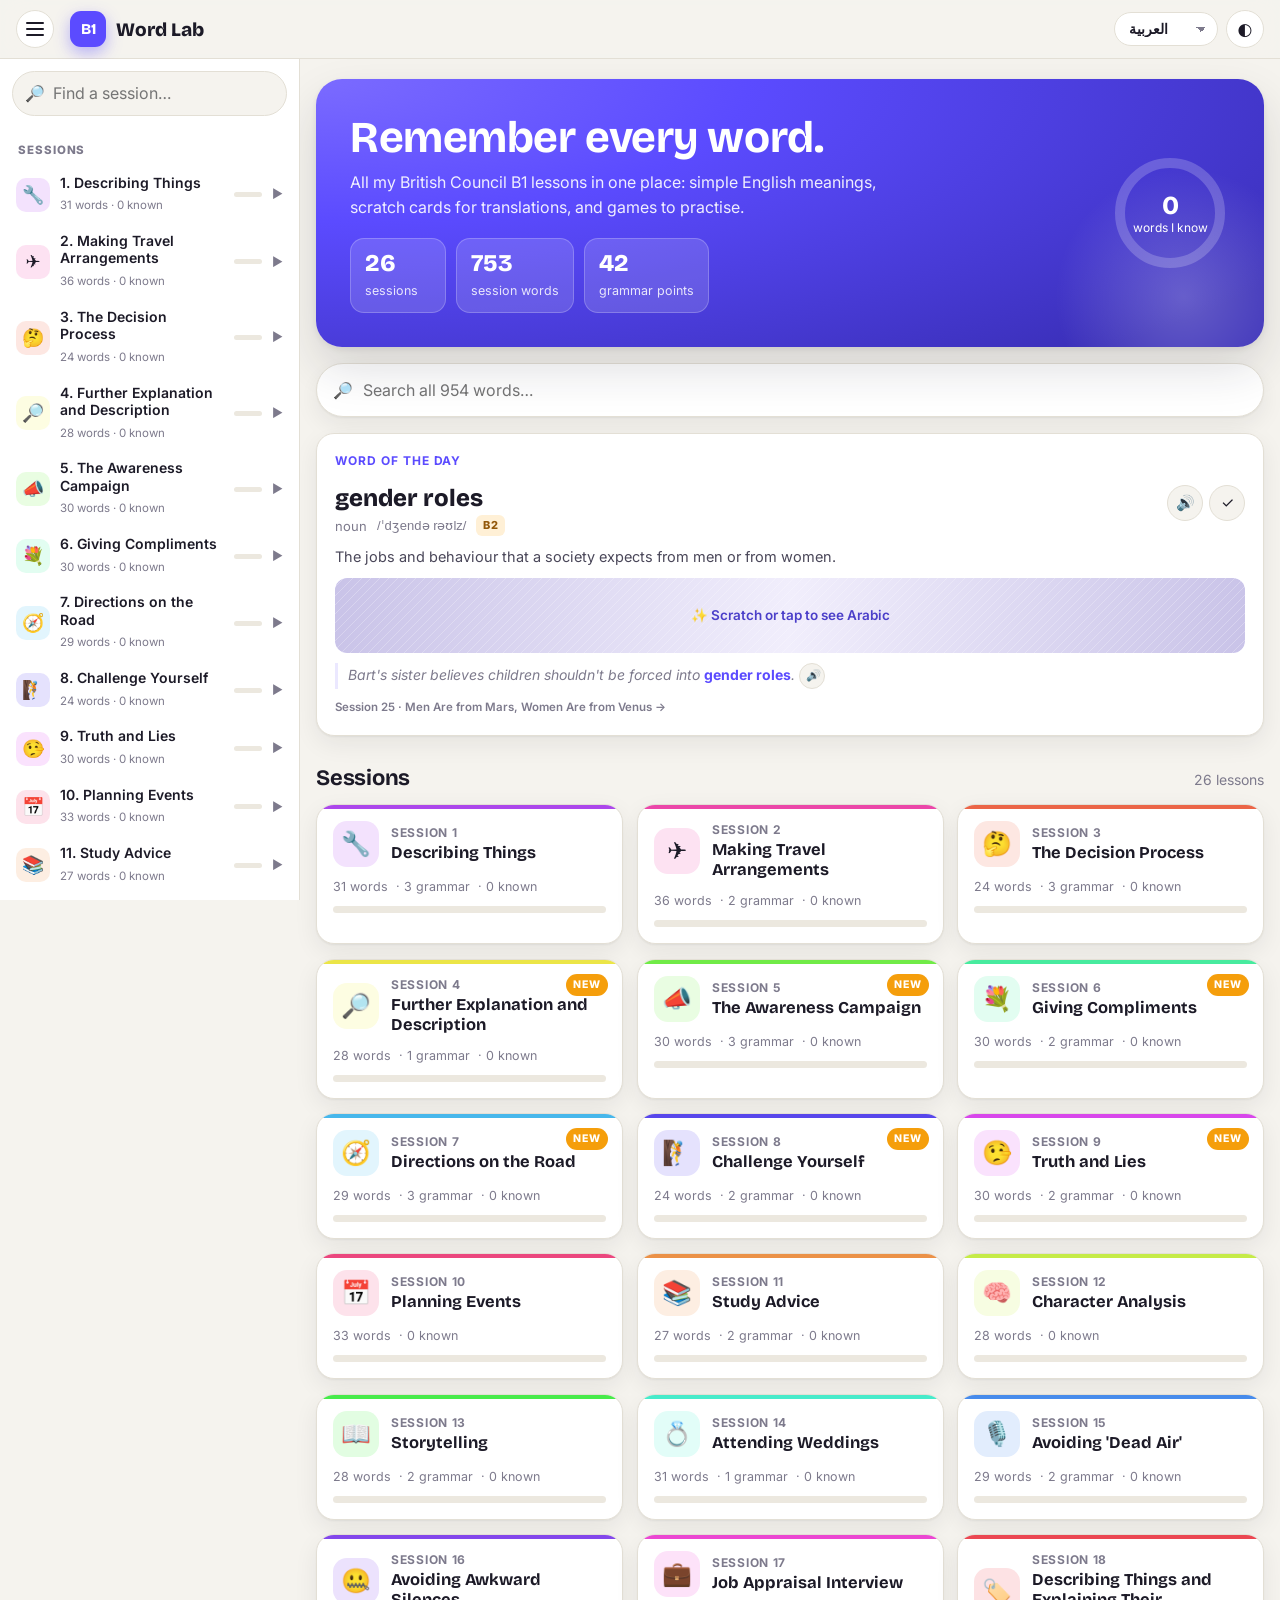
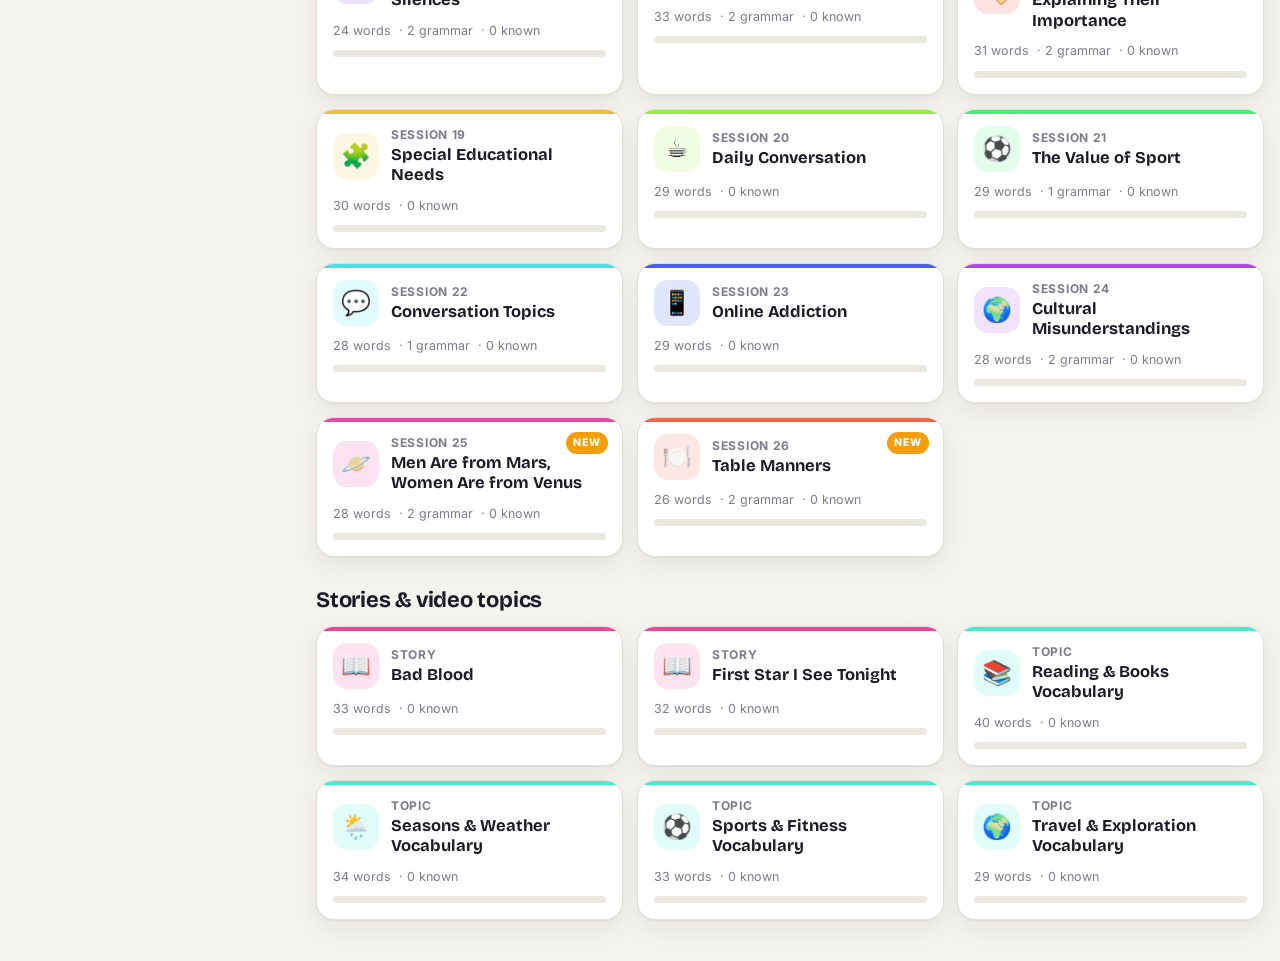
<file: index.html>
<!doctype html>
<html lang="en">
<head>
  <meta charset="utf-8">
  <meta name="viewport" content="width=device-width, initial-scale=1, viewport-fit=cover">
  <title>B1 Word Lab</title>
  <meta name="description" content="Vocabulary, grammar, stories and topics from my British Council B1 course, with B1 definitions and scratch-to-reveal translations.">
  <meta name="theme-color" content="#5b4bff">
  <link rel="preconnect" href="https://fonts.googleapis.com">
  <link rel="preconnect" href="https://fonts.gstatic.com" crossorigin>
  <link href="https://fonts.googleapis.com/css2?family=Bricolage+Grotesque:opsz,wght@12..96,600;12..96,800&family=Inter:wght@400;500;600;700&family=Noto+Naskh+Arabic:wght@500;700&display=swap" rel="stylesheet">
  <link rel="stylesheet" href="css/app2.css?v=7">
  <link rel="icon" href="data:image/svg+xml,<svg xmlns='http://www.w3.org/2000/svg' viewBox='0 0 100 100'><rect width='100' height='100' rx='24' fill='%235b4bff'/><text x='50' y='68' font-size='52' text-anchor='middle' fill='white' font-family='Arial' font-weight='bold'>B1</text></svg>">
</head>
<body>
  <a class="skip" href="#view">Skip to content</a>
  <header class="topbar">
    <button class="icon-btn menu-btn" id="menuBtn" aria-label="Open sessions menu" aria-controls="drawer" aria-expanded="false">
      <span class="burger" aria-hidden="true"><i></i><i></i><i></i></span>
    </button>
    <a class="brand" href="#/" aria-label="Home">
      <span class="brand-mark">B1</span>
      <span class="brand-text">Word Lab</span>
    </a>
    <nav class="mainnav" aria-label="Main">
      <a href="#/" data-nav="home">Sessions</a>
      <a href="#/review" data-nav="review">Review</a>
      <a href="#/grammar" data-nav="grammar">Grammar</a>
      <a href="#/stories" data-nav="stories">Stories</a>
      <a href="#/topics" data-nav="topics">Topics</a>
    </nav>
    <div class="top-tools">
      <label class="lang-pick" title="Translation language">
        <span class="sr">Translation language</span>
        <select id="langSelect"></select>
      </label>
      <button class="icon-btn" id="themeBtn" aria-label="Switch light/dark theme">◐</button>
    </div>
  </header>

  <div class="drawer-backdrop" id="drawerBackdrop" hidden></div>
  <aside class="drawer" id="drawer" aria-label="Sessions menu">
    <div class="drawer-search">
      <span aria-hidden="true">🔎</span>
      <input id="drawerFilter" type="search" placeholder="Find a session…" aria-label="Find a session" autocomplete="off">
    </div>
    <div id="drawerBody" class="drawer-body"></div>
  </aside>

  <main id="view" tabindex="-1"></main>

  <nav class="bottomnav" aria-label="Main (mobile)">
    <a href="#/" data-nav="home"><span>🏠</span>Sessions</a>
    <a href="#/review" data-nav="review"><span>🔁</span>Review</a>
    <a href="#/grammar" data-nav="grammar"><span>🧩</span>Grammar</a>
    <a href="#/stories" data-nav="stories"><span>📖</span>Stories</a>
    <a href="#/topics" data-nav="topics"><span>🎬</span>Topics</a>
  </nav>

  <div id="sheet" class="sheet" hidden>
    <div class="sheet-backdrop" data-close></div>
    <div class="sheet-panel" role="dialog" aria-modal="true">
      <button class="icon-btn sheet-close" data-close aria-label="Close">✕</button>
      <div class="sheet-body"></div>
    </div>
  </div>
  <div id="toast" class="toast" role="status" aria-live="polite"></div>
  <canvas id="confetti" aria-hidden="true"></canvas>

  <script src="js/course-data.js?v=7"></script>
  <script src="js/app2.js?v=7"></script>
</body>
</html>
</file>
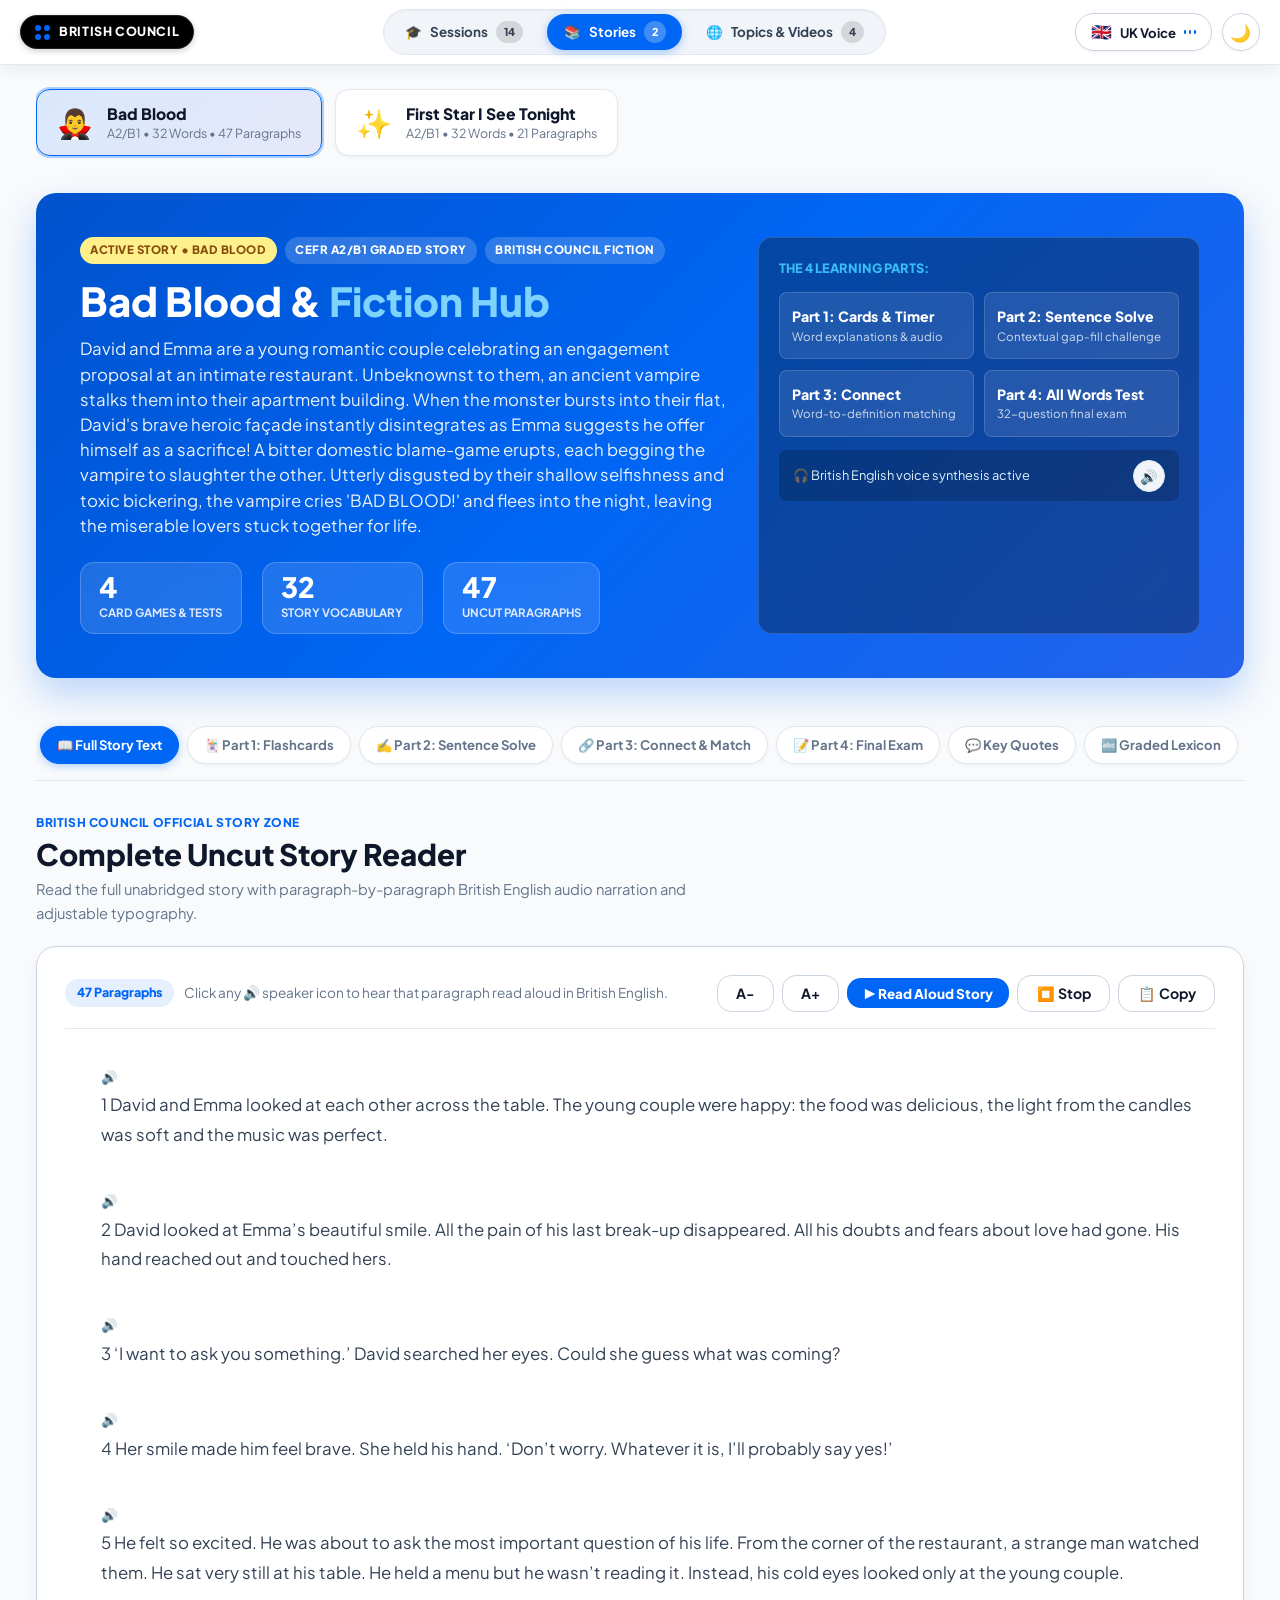
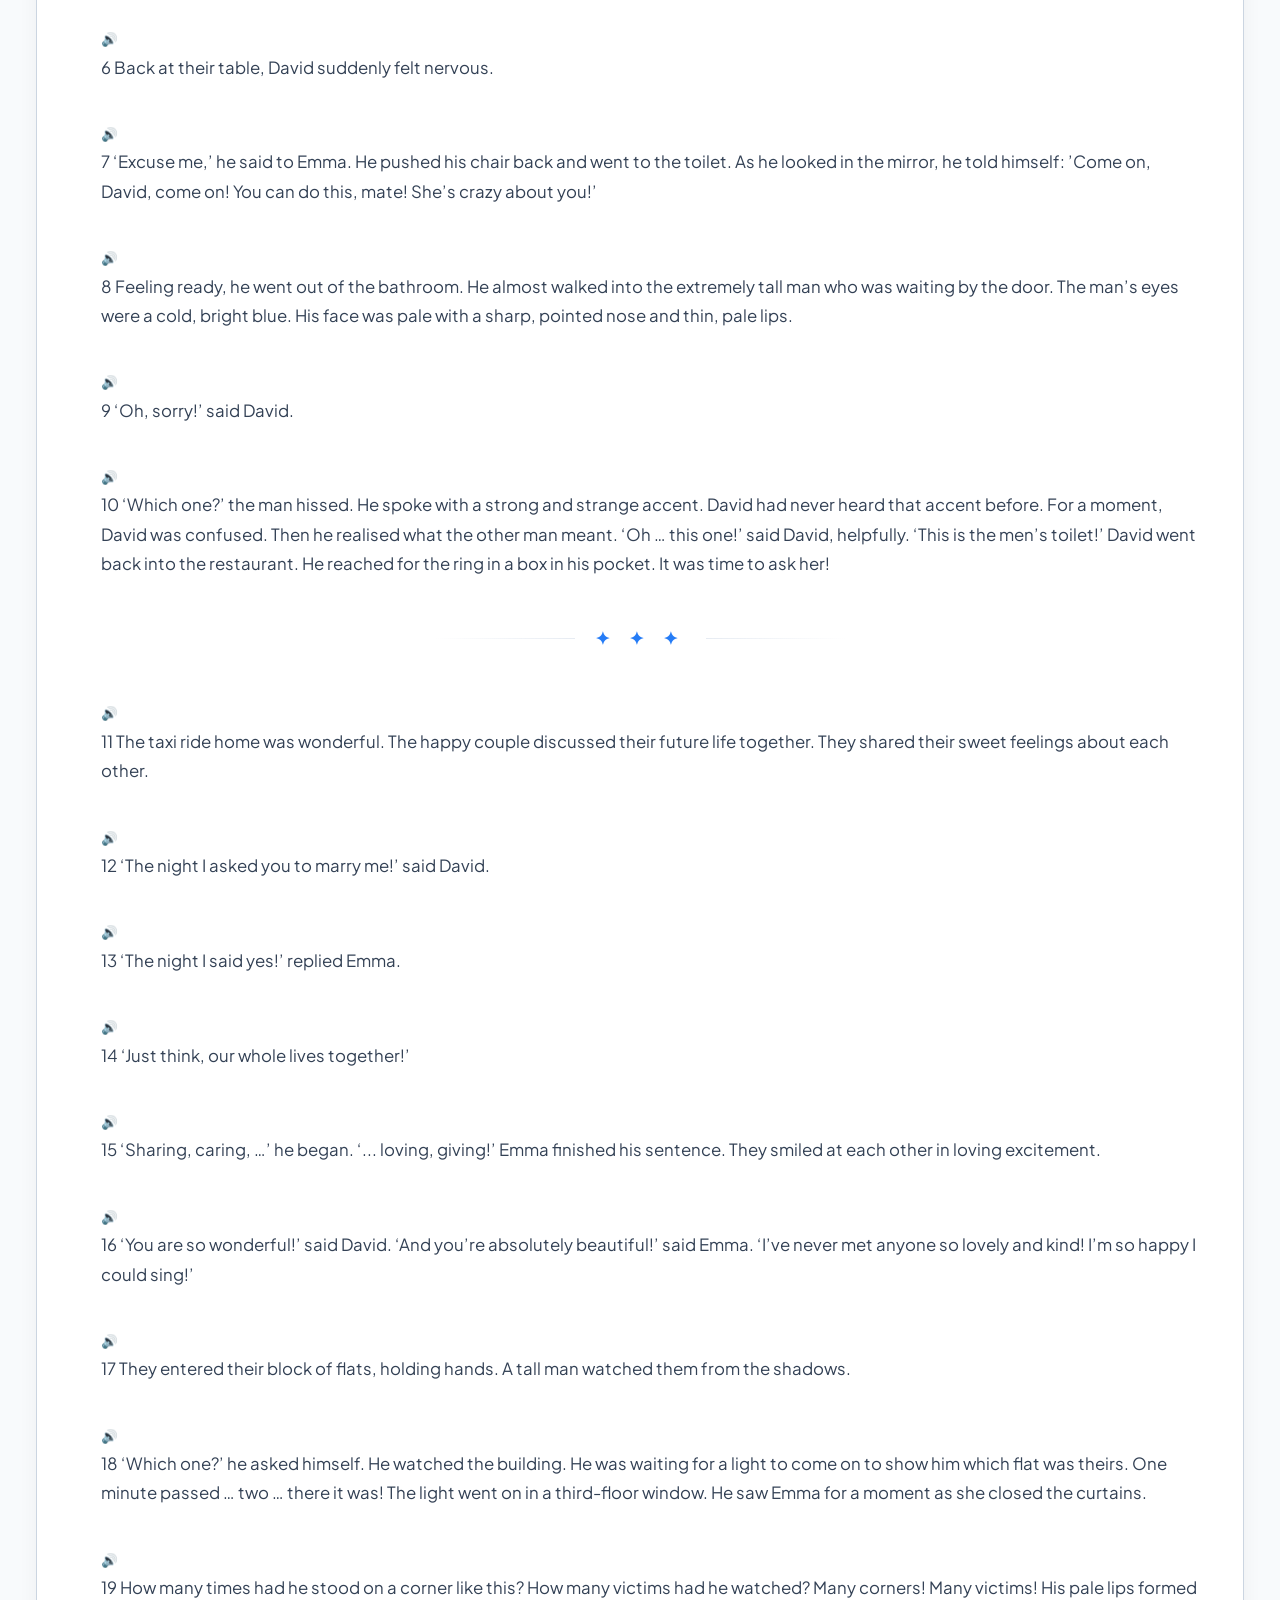
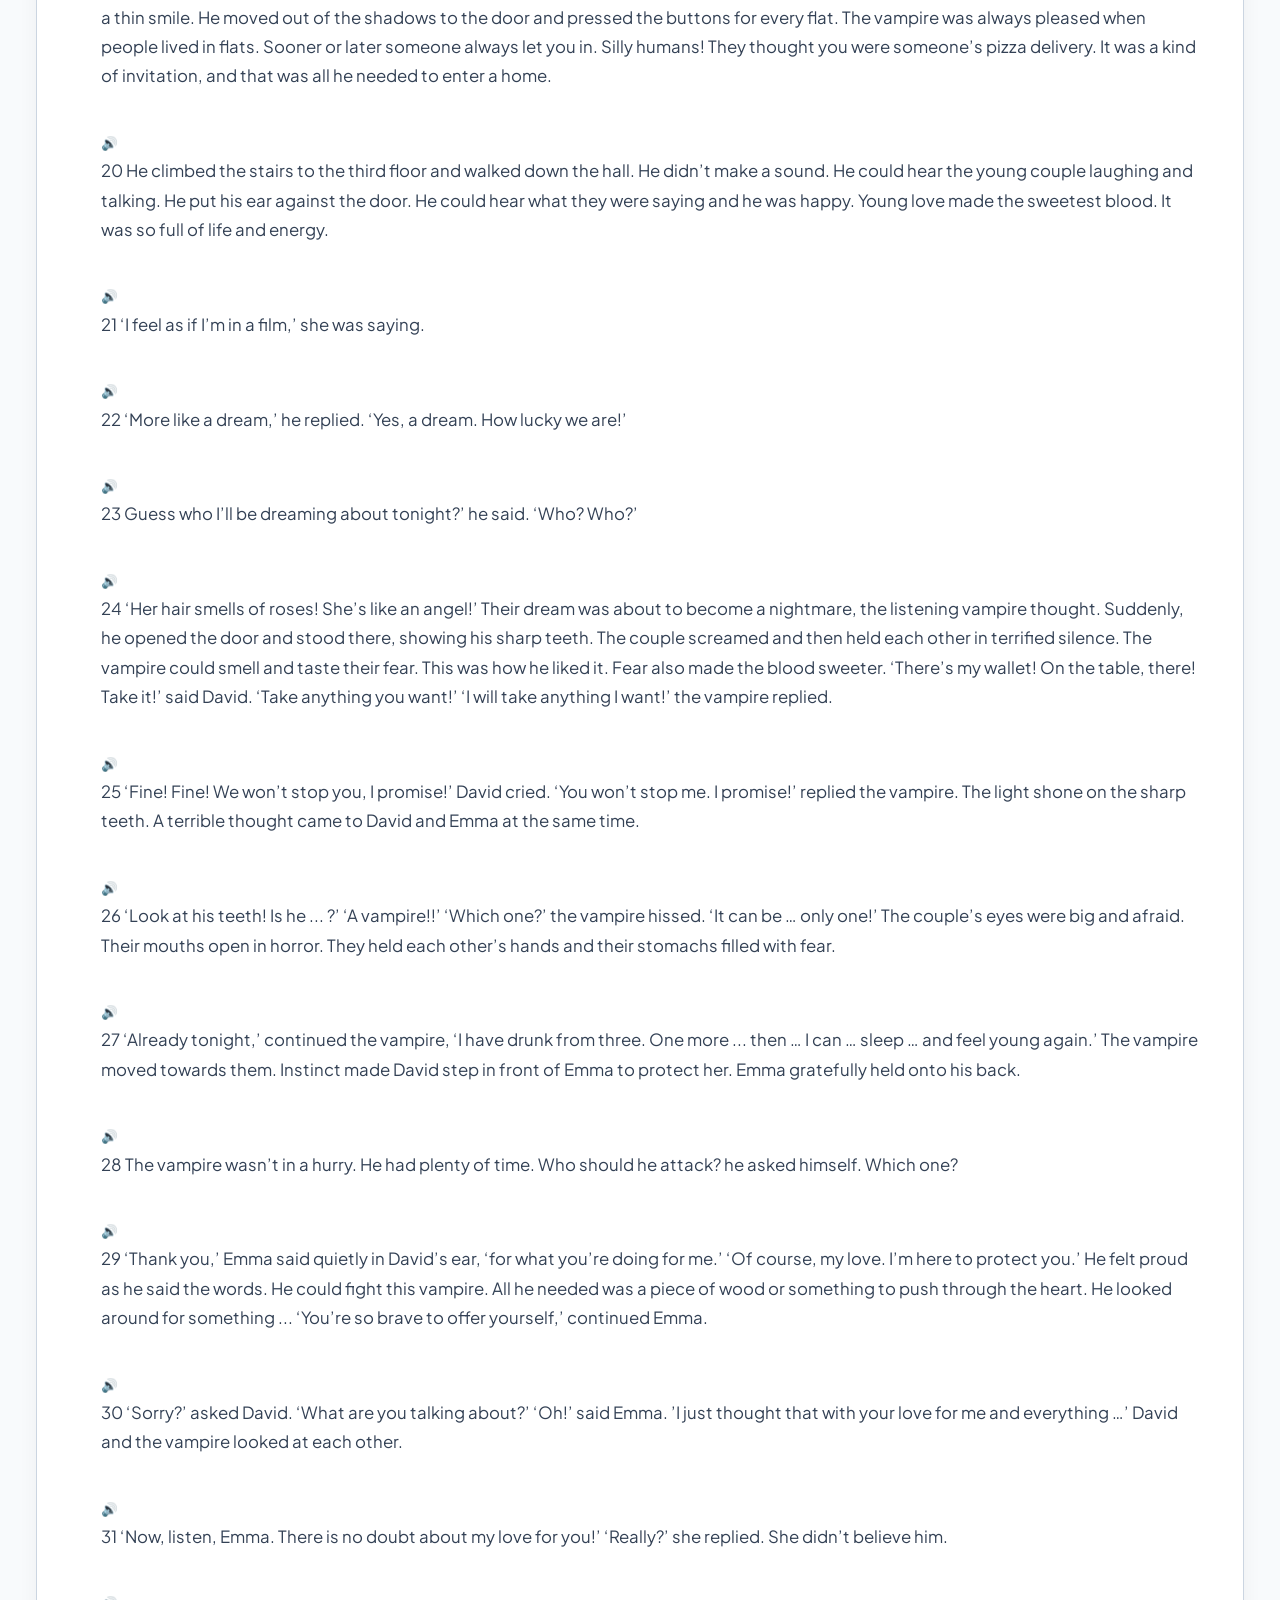
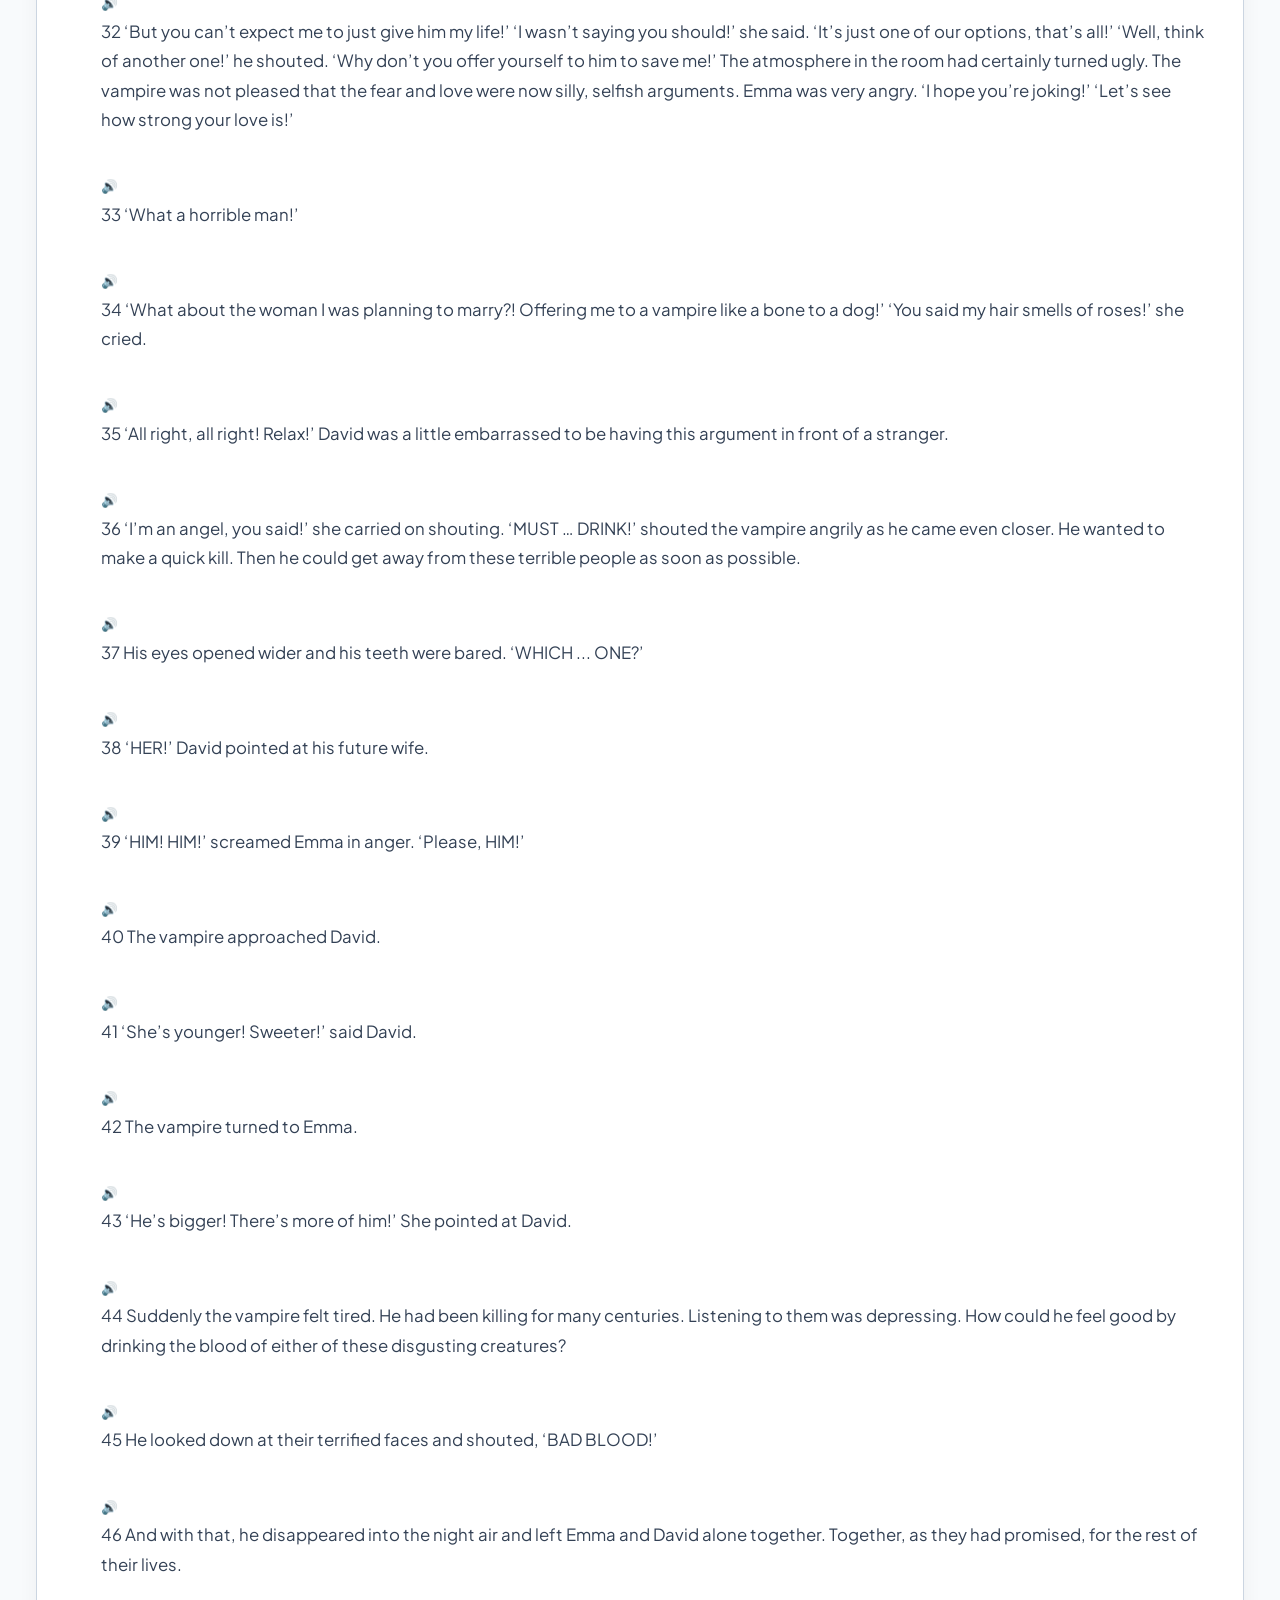
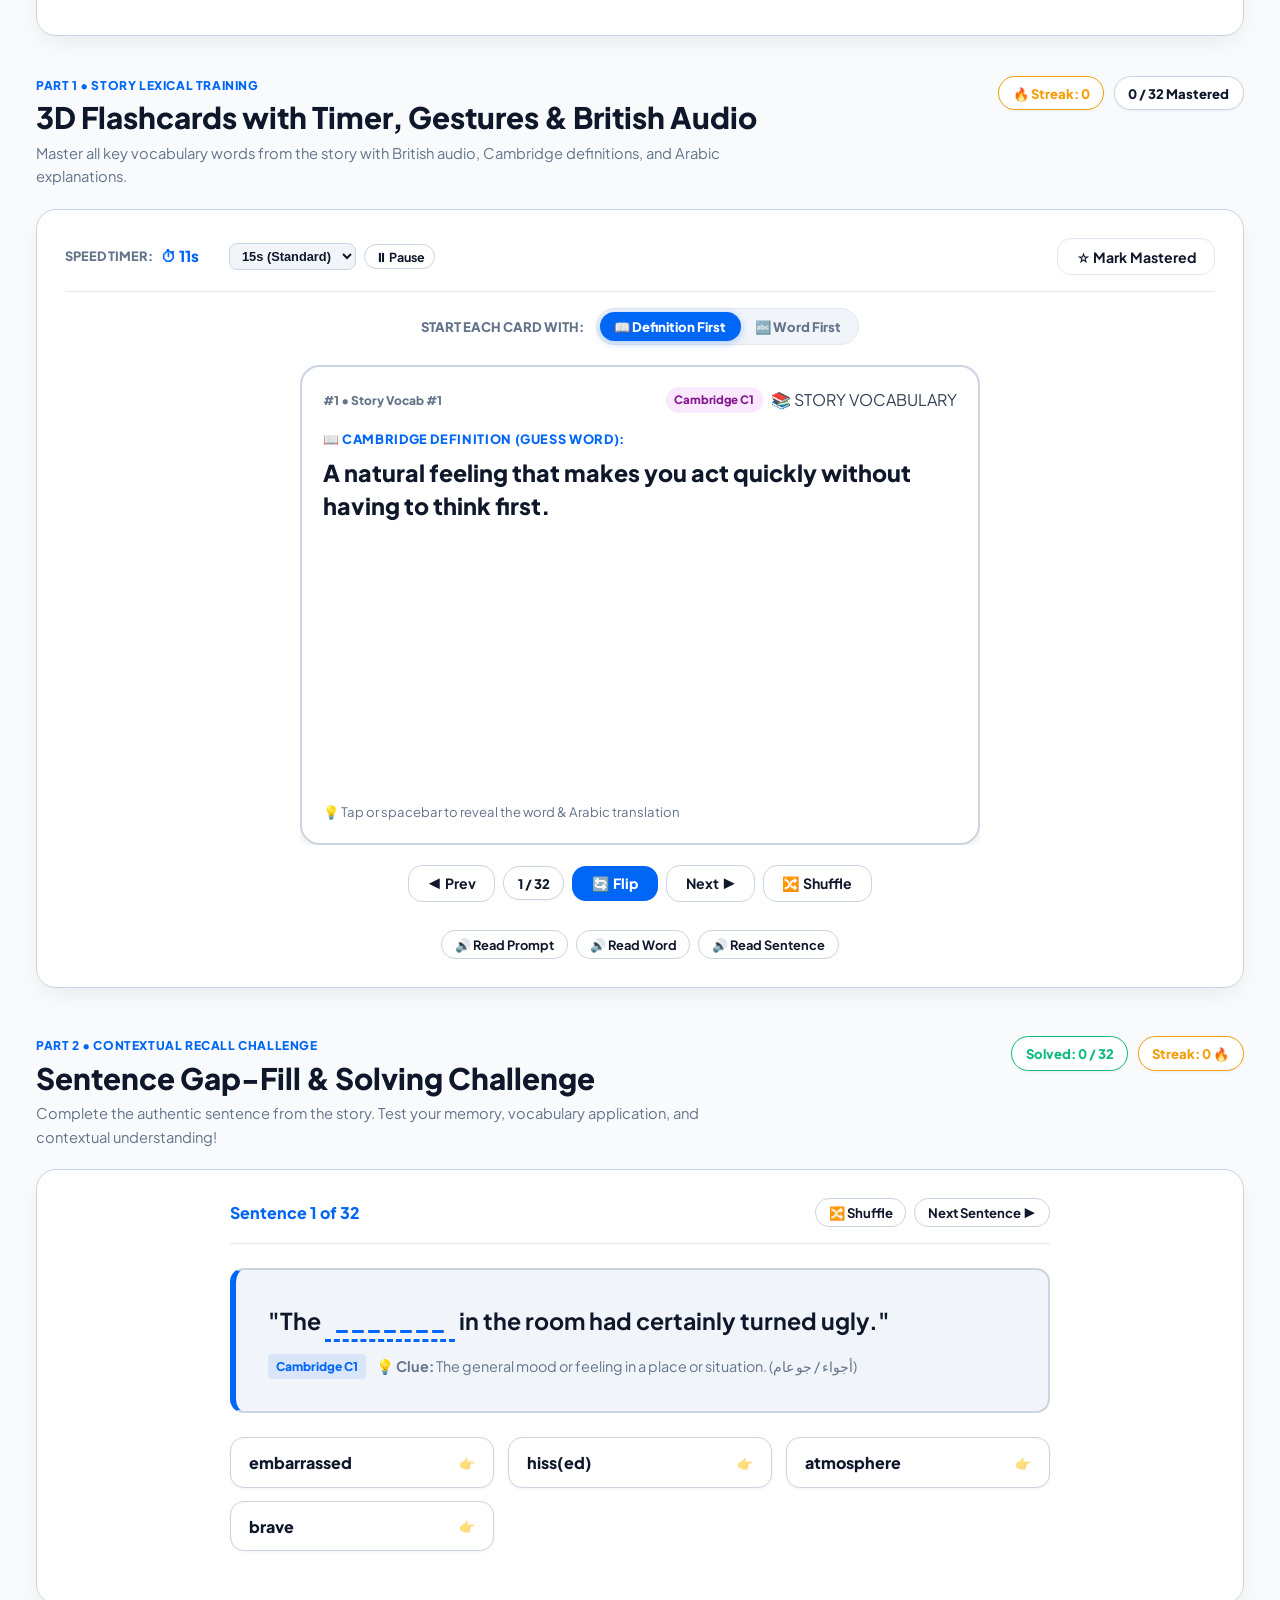
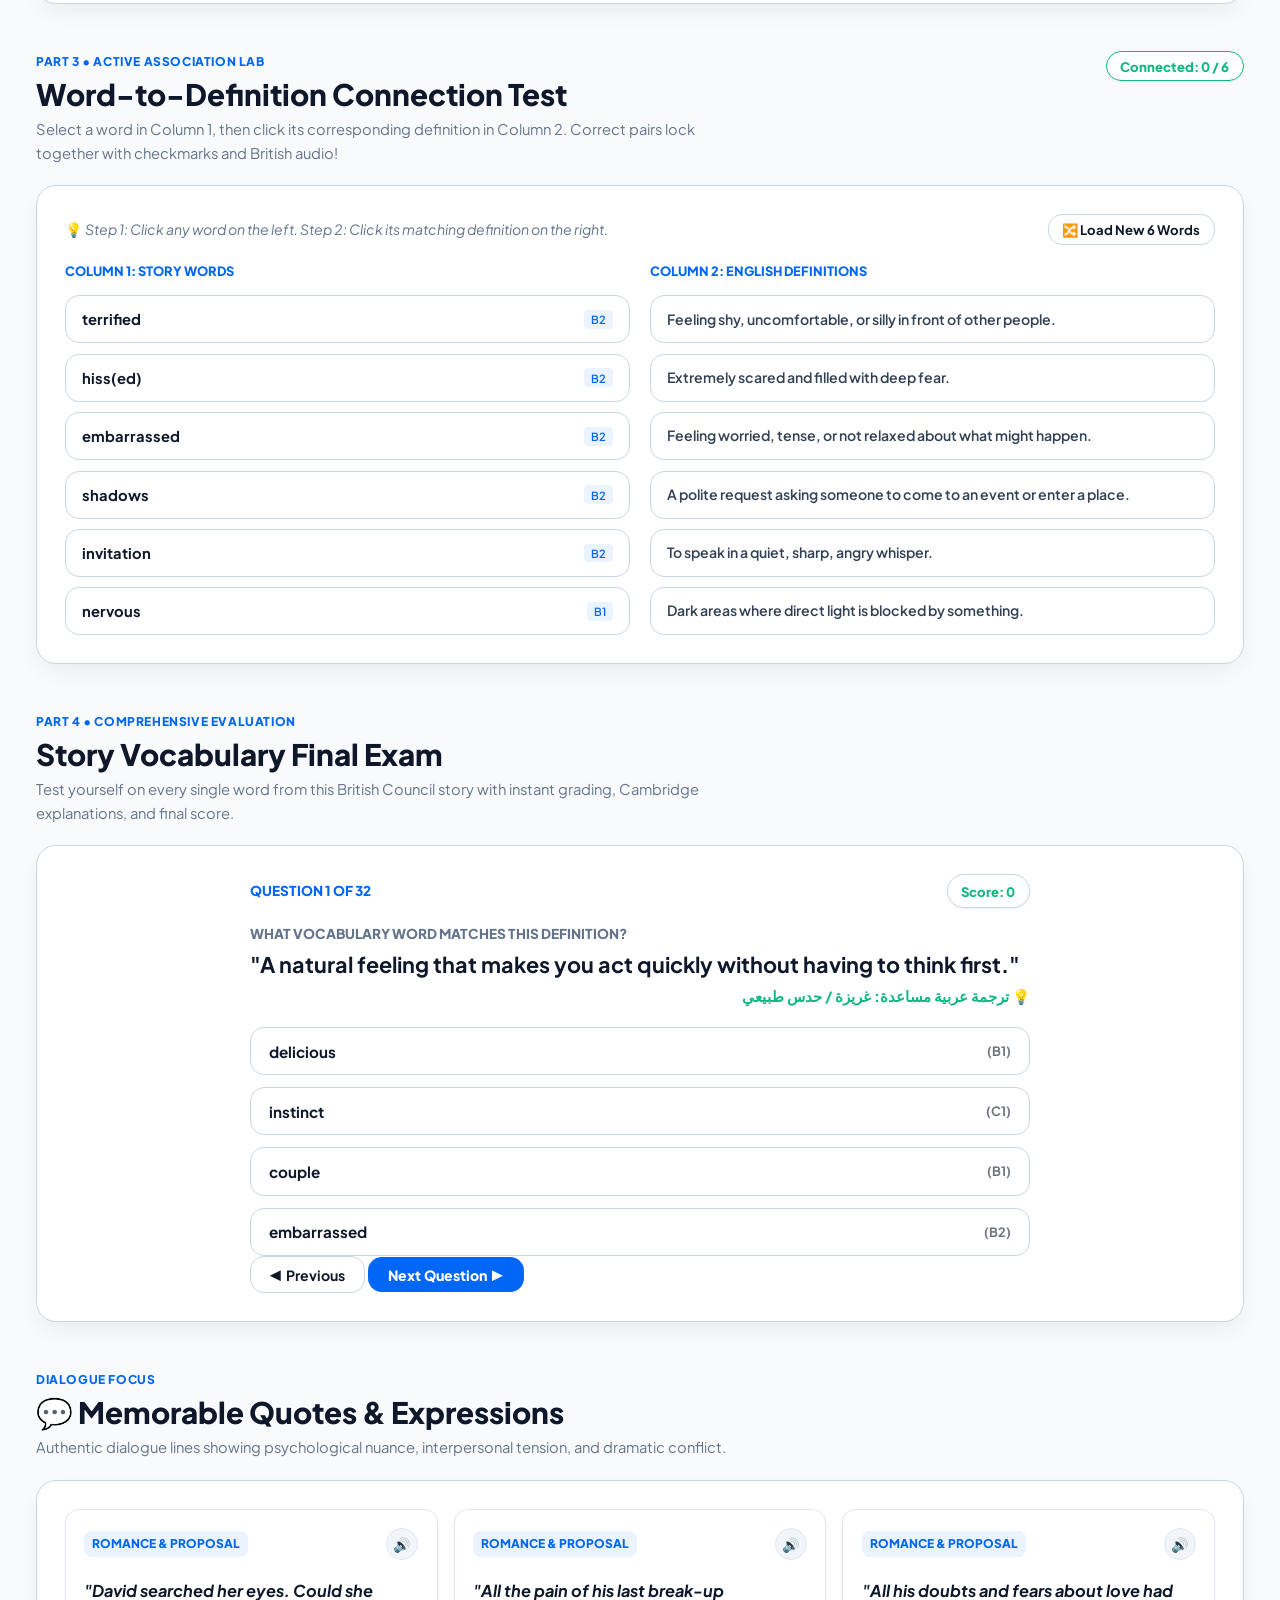
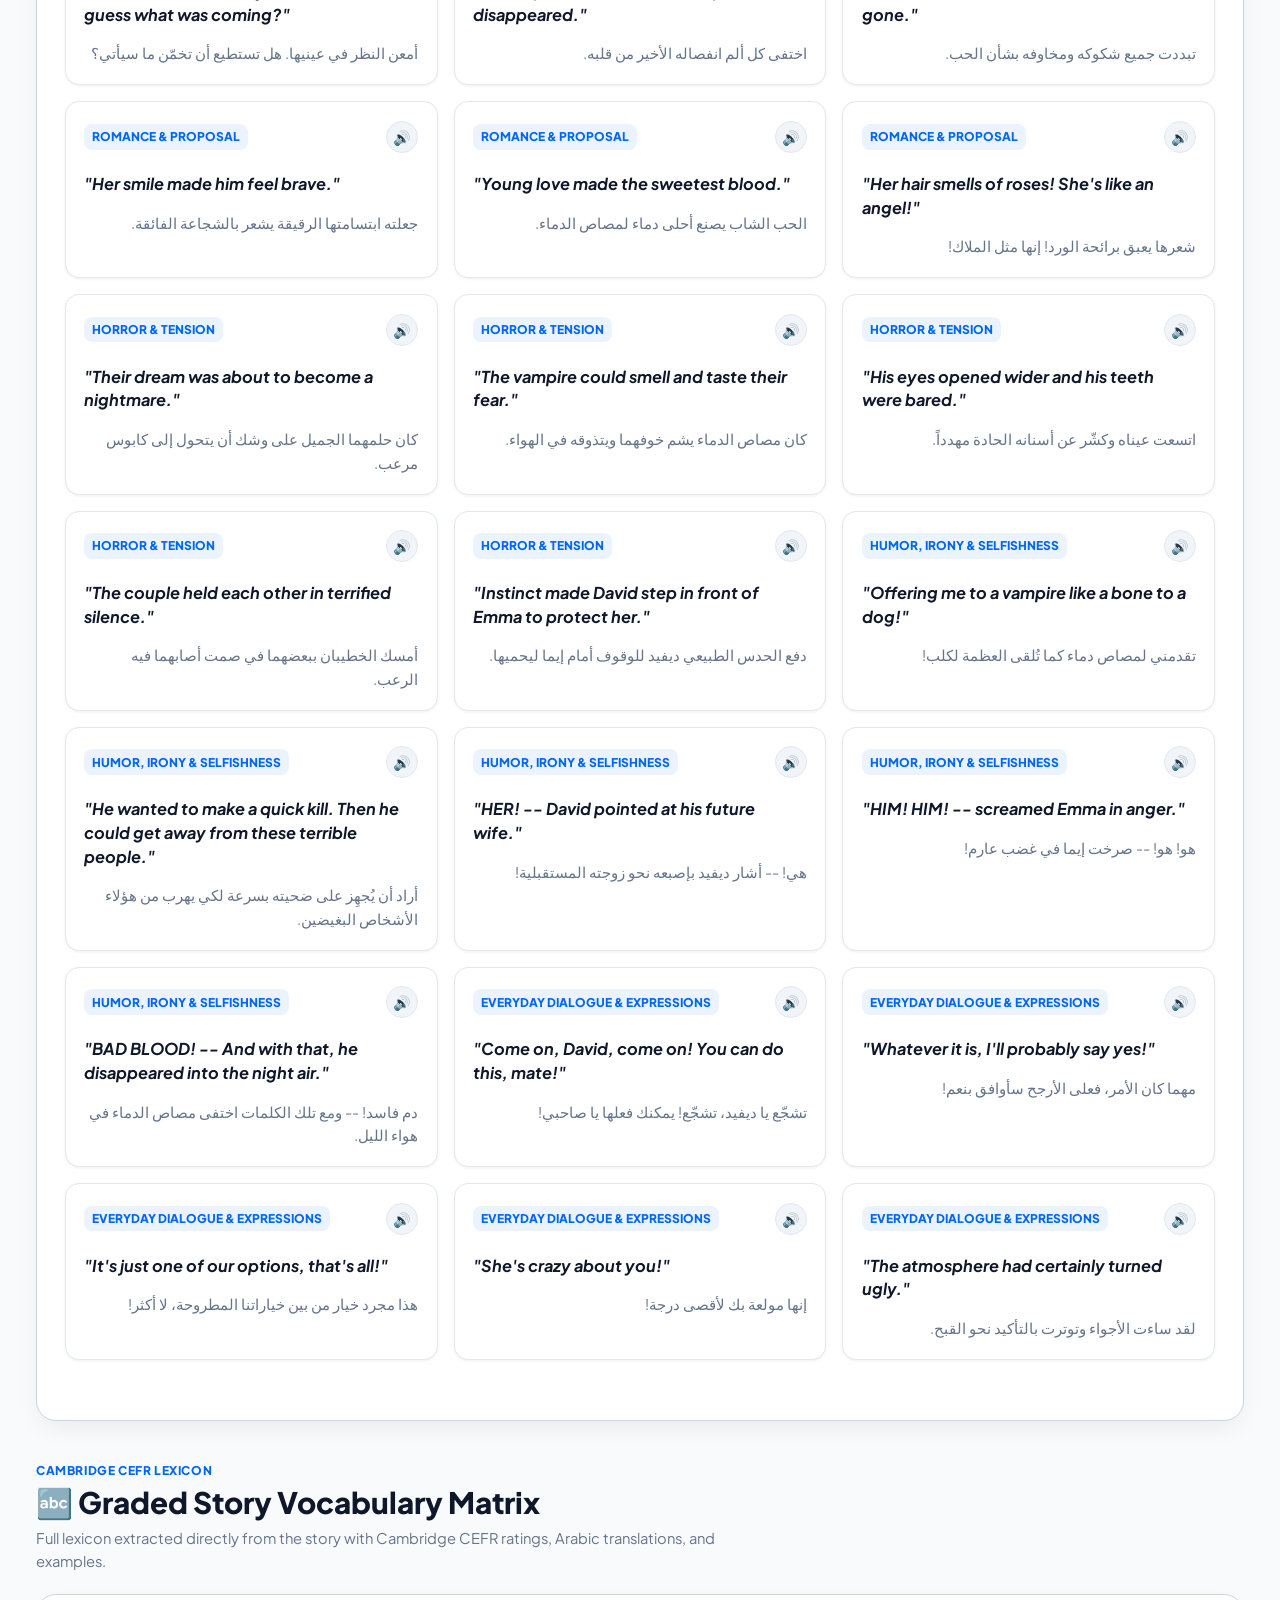
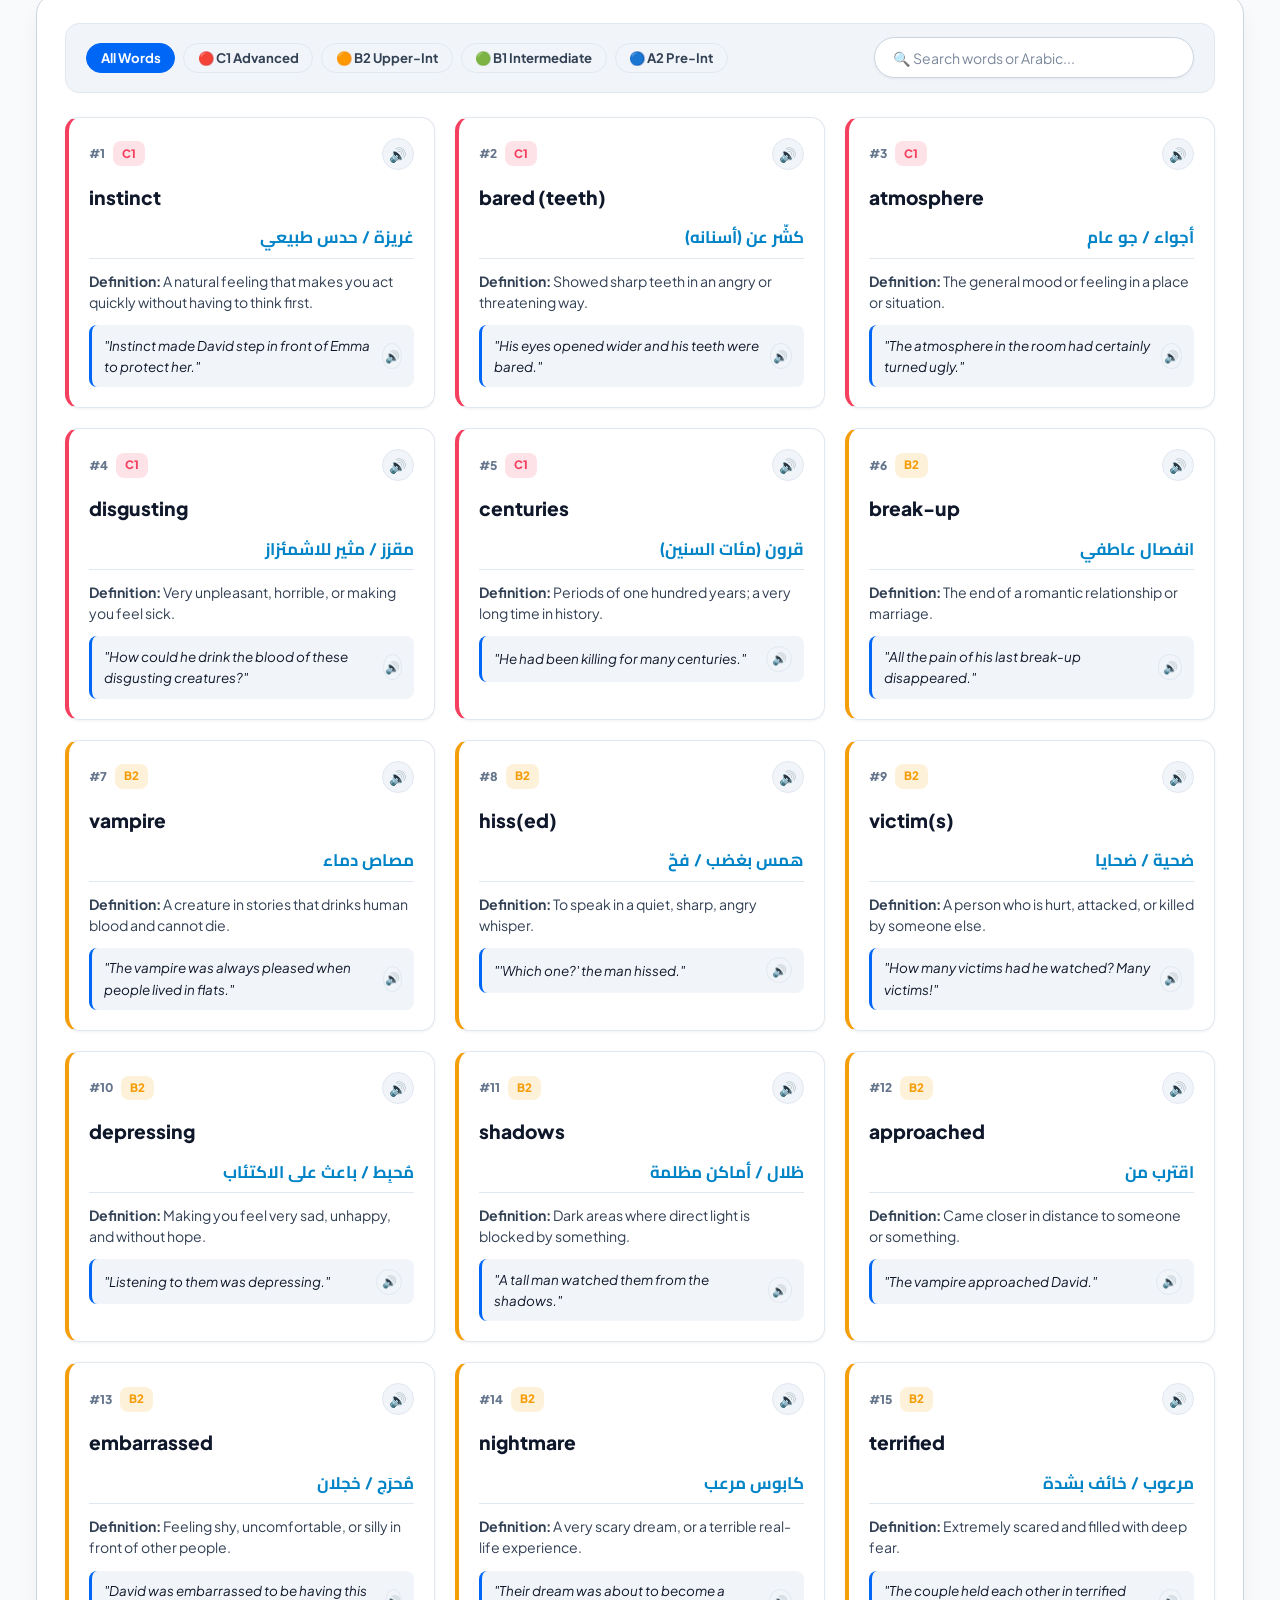
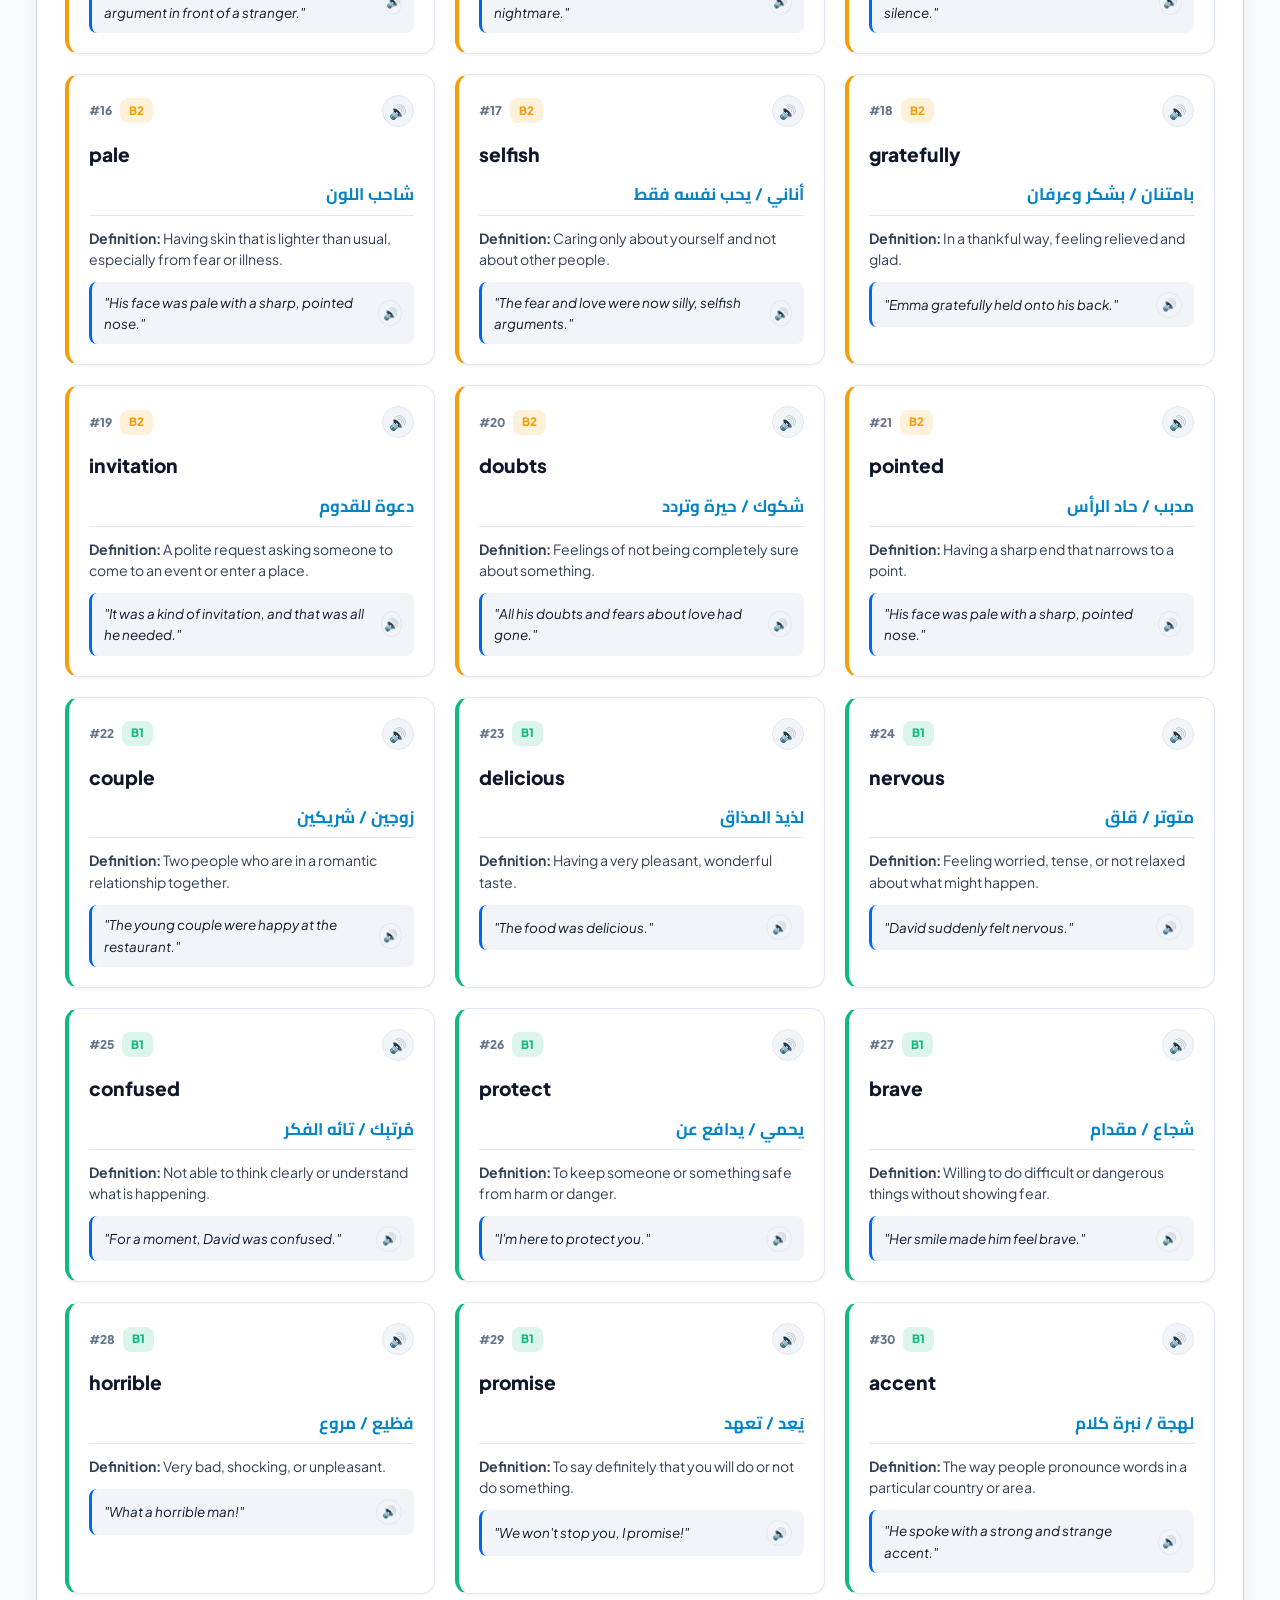
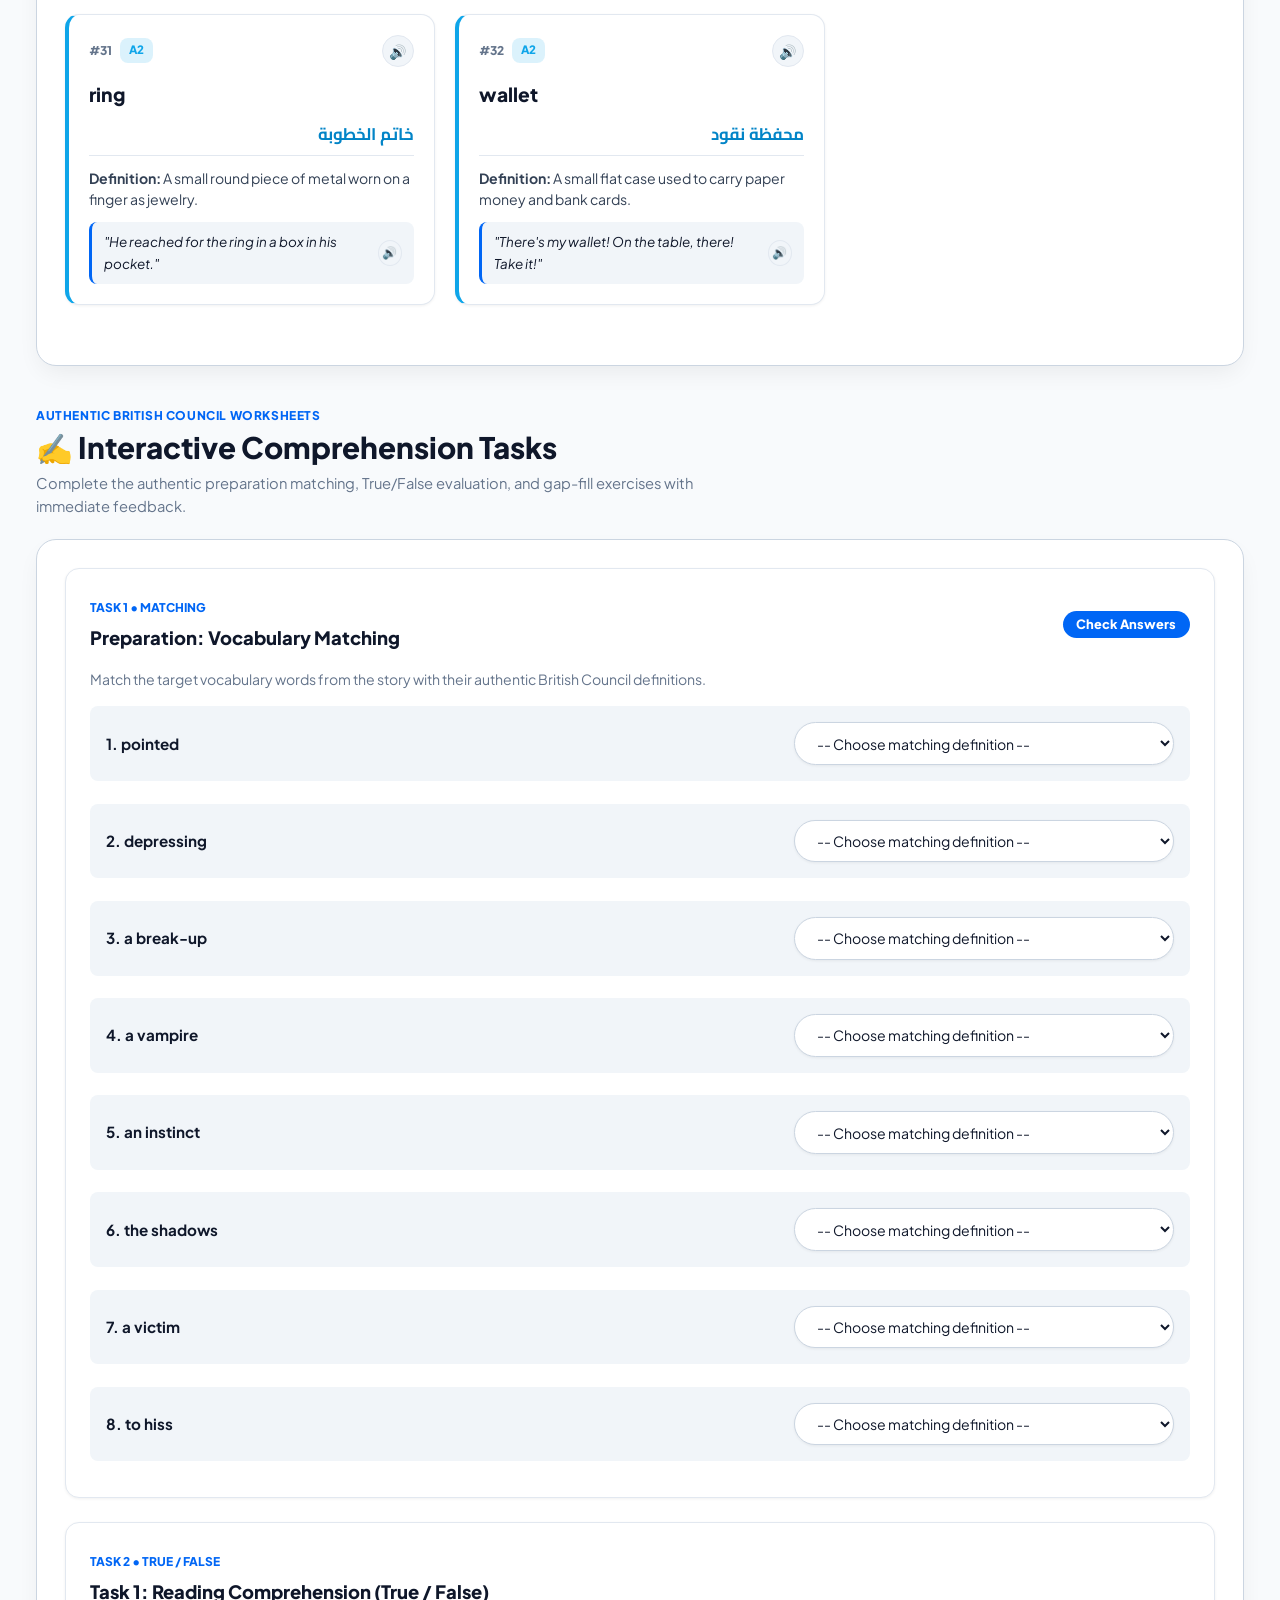
<file: stories.html>
<!DOCTYPE html>
<html lang="en" data-theme="light">
<head>
  <meta charset="UTF-8">
  <meta name="viewport" content="width=device-width, initial-scale=1.0, maximum-scale=5.0, user-scalable=yes, viewport-fit=cover">
  <meta name="referrer" content="strict-origin-when-cross-origin">
  <title>British Council Graded Stories | Reading, Games &amp; Testing Hub</title>
  <meta name="description" content="Explore uncut British Council graded fiction: Bad Blood and First Star I See Tonight. Practice line-by-line UK audio narration, 3D flashcards, sentence gap-fill challenge, connect game, final exam, and comprehension tasks.">
  <link rel="stylesheet" href="./css/style.css">
</head>
<body>

  <!-- ========================================================================
       TOP NAVIGATION BAR WITH 3-PILLAR SWITCHER & HAMBURGER SYSTEM
       ======================================================================== -->
  <header class="app-toolbar" id="topToolbar">
    <div class="toolbar-wrap">
      
      <!-- Left: Logo -->
      <div class="toolbar-left">
        <a href="./classic.html" class="bc-brand-badge" title="British Council Courseware" style="text-decoration:none;">
          <div class="bc-four-dots">
            <span></span><span></span><span></span><span></span>
          </div>
          <span class="bc-title-text">BRITISH COUNCIL</span>
        </a>
      </div>

      <!-- Center: 3-Pillar Switcher (Always accessible on desktop/tablets) -->
      <nav class="toolbar-nav-links" aria-label="3 Pillars Navigation">
        <div class="pillar-nav-track">
          <a href="./classic.html" class="pillar-tab-btn" id="navPillarSessions">
            <span>🎓</span>
            <span>Sessions</span>
            <span class="pillar-badge">14</span>
          </a>
          <a href="./stories.html" class="pillar-tab-btn active" id="navPillarStories">
            <span>📚</span>
            <span>Stories</span>
            <span class="pillar-badge">2</span>
          </a>
          <a href="./topics.html" class="pillar-tab-btn" id="navPillarTopics">
            <span>🌐</span>
            <span>Topics &amp; Videos</span>
            <span class="pillar-badge">4</span>
          </a>
        </div>
      </nav>

      <!-- Right Tools: UK Voice, Theme Toggle, Mobile Hamburger Menu -->
      <div class="toolbar-right-tools">
        <button id="britishAccentTestBtn" class="voice-tool-btn" title="British Voice Speech Test" aria-label="British Voice Test">
          <span class="voice-flag">🇬🇧</span>
          <span class="voice-label">UK Voice</span>
          <div class="audio-wave-pulse" id="toolbarAudioWave">
            <span></span><span></span><span></span>
          </div>
        </button>
        <button id="toggleThemeBtn" class="theme-tool-btn" title="Toggle Light / Dark Mode" aria-label="Toggle Theme">
          <span id="themeSymbol">🌙</span>
        </button>
        <button id="btnMobileToggle" class="menu-mobile-btn" aria-label="Open 3-Part Navigation Menu" aria-expanded="false">☰</button>
      </div>

    </div>

    <!-- Smooth Horizontal Swipe Navigation Strip for Mobile -->
    <nav class="mobile-nav-scroll-strip" aria-label="Quick Mobile Navigation">
      <a href="./stories.html" class="mobile-scroll-pill active">📚 Stories Hub</a>
      <a href="./stories.html?story=bad_blood" class="mobile-scroll-pill">🧛‍♂️ Bad Blood</a>
      <a href="./stories.html?story=first_star" class="mobile-scroll-pill">✨ First Star</a>
      <a href="./classic.html" class="mobile-scroll-pill">🎓 Course Sessions</a>
      <a href="./topics.html" class="mobile-scroll-pill">🌐 Topics &amp; Videos</a>
      <a href="#part1Flashcards" class="mobile-scroll-pill">🃏 Cards</a>
      <a href="#part2GapFill" class="mobile-scroll-pill">✍️ Solve</a>
      <a href="#part3Connect" class="mobile-scroll-pill">🔗 Connect</a>
      <a href="#part4AllTest" class="mobile-scroll-pill">📝 Exam</a>
    </nav>

    <!-- ========================================================================
         UNIFIED 3-PART HAMBURGER DRAWER SYSTEM
         ======================================================================== -->
    <div id="mobileDrawerMenu" class="mobile-menu-drawer" aria-label="Site Navigation Drawer">
      <div class="drawer-header">
        <div class="bc-brand-badge">
          <div class="bc-four-dots">
            <span></span><span></span><span></span><span></span>
          </div>
          <span>NAVIGATION MENU</span>
        </div>
        <button type="button" class="drawer-close-btn" id="btnDrawerClose">✕</button>
      </div>

      <div class="drawer-scroll-body">
        <!-- PART 1: COURSE SESSIONS -->
        <div class="drawer-part-group">
          <div class="drawer-part-title">
            <span>🎓 PART 1: COURSE SESSIONS</span>
            <span class="part-badge">20 Sessions</span>
          </div>
          <a href="./classic.html" class="drawer-item-link">
            <span class="drawer-item-icon">📂</span>
            <div class="drawer-item-text">
              <strong>All Course Sessions Hub</strong>
              <small>Sessions 1–19 Handouts, Whiteboards &amp; Testing</small>
            </div>
          </a>
          <div class="drawer-session-list">
            <a href="./classic.html?session=1" class="drawer-session-card" onclick="localStorage.setItem('bc_active_session', '1')">
              <span class="drawer-session-num">01</span>
              <div class="drawer-session-info">
                <span class="drawer-session-title">Describing Things</span>
                <span class="drawer-session-desc">Tools, Dimensions &amp; Workshop Materials</span>
              </div>
              <span class="drawer-session-status">Interactive</span>
            </a>
            <a href="./classic.html?session=2" class="drawer-session-card" onclick="localStorage.setItem('bc_active_session', '2')">
              <span class="drawer-session-num">02</span>
              <div class="drawer-session-info">
                <span class="drawer-session-title">Travel Arrangements</span>
                <span class="drawer-session-desc">Airport Delays, Indirect Qs &amp; Past Tenses</span>
              </div>
              <span class="drawer-session-status">Interactive</span>
            </a>
            <a href="./classic.html?session=3" class="drawer-session-card" onclick="localStorage.setItem('bc_active_session', '3')">
              <span class="drawer-session-num">03</span>
              <div class="drawer-session-info">
                <span class="drawer-session-title">The Decision Process</span>
                <span class="drawer-session-desc">Ways to Express Regret &amp; Evaluation Lab</span>
              </div>
              <span class="drawer-session-status">Interactive</span>
            </a>
            <a href="./classic.html?session=4" class="drawer-session-card" onclick="localStorage.setItem('bc_active_session', '4')">
              <span class="drawer-session-num">04</span>
              <div class="drawer-session-info">
                <span class="drawer-session-title">Future Plans &amp; Ambitions</span>
                <span class="drawer-session-desc">Career Goals &amp; Life Milestones</span>
              </div>
            </a>
            <a href="./classic.html?session=5" class="drawer-session-card" onclick="localStorage.setItem('bc_active_session', '5')">
              <span class="drawer-session-num">05</span>
              <div class="drawer-session-info">
                <span class="drawer-session-title">Work &amp; Workplace Culture</span>
                <span class="drawer-session-desc">Office Collaboration &amp; Meetings</span>
              </div>
            </a>
            <a href="./classic.html?session=6" class="drawer-session-card" onclick="localStorage.setItem('bc_active_session', '6')">
              <span class="drawer-session-num">06</span>
              <div class="drawer-session-info">
                <span class="drawer-session-title">Technology &amp; Society</span>
                <span class="drawer-session-desc">AI, Digital Trends &amp; Modern Life</span>
              </div>
            </a>
            <a href="./classic.html?session=7" class="drawer-session-card" onclick="localStorage.setItem('bc_active_session', '7')">
              <span class="drawer-session-num">07</span>
              <div class="drawer-session-info">
                <span class="drawer-session-title">Health &amp; Well-being</span>
                <span class="drawer-session-desc">Balanced Lifestyle &amp; Stress Relief</span>
              </div>
            </a>
            <a href="./classic.html?session=8" class="drawer-session-card" onclick="localStorage.setItem('bc_active_session', '8')">
              <span class="drawer-session-num">08</span>
              <div class="drawer-session-info">
                <span class="drawer-session-title">Culture &amp; Communities</span>
                <span class="drawer-session-desc">Traditions &amp; Social Customs</span>
              </div>
            </a>
            <a href="./classic.html?session=9" class="drawer-session-card" onclick="localStorage.setItem('bc_active_session', '9')">
              <span class="drawer-session-num">09</span>
              <div class="drawer-session-info">
                <span class="drawer-session-title">Environment &amp; Nature</span>
                <span class="drawer-session-desc">Climate, Conservation &amp; Wildlife</span>
              </div>
            </a>
            <a href="./classic.html?session=10" class="drawer-session-card" onclick="localStorage.setItem('bc_active_session', '10')">
              <span class="drawer-session-num">10</span>
              <div class="drawer-session-info">
                <span class="drawer-session-title">Planning Events</span>
                <span class="drawer-session-desc">5 Event Profiles, Second Conditional &amp; Team Tasks</span>
              </div>
              <span class="drawer-session-status">Interactive</span>
            </a>
            <a href="./classic.html?session=11" class="drawer-session-card" onclick="localStorage.setItem('bc_active_session', '11')">
              <span class="drawer-session-num">11</span>
              <div class="drawer-session-info">
                <span class="drawer-session-title">Study Advice &amp; Habits</span>
                <span class="drawer-session-desc">Memory Techniques, Listening &amp; Note-Taking</span>
              </div>
              <span class="drawer-session-status">Interactive</span>
            </a>
            <a href="./classic.html?session=12" class="drawer-session-card" onclick="localStorage.setItem('bc_active_session', '12')">
              <span class="drawer-session-num">12</span>
              <div class="drawer-session-info">
                <span class="drawer-session-title">Character Analysis</span>
                <span class="drawer-session-desc">Personality Traits, Lead-In &amp; Classroom Notes</span>
              </div>
              <span class="drawer-session-status">Interactive</span>
            </a>
            <a href="./classic.html?session=13" class="drawer-session-card" onclick="localStorage.setItem('bc_active_session', '13')">
              <span class="drawer-session-num">13</span>
              <div class="drawer-session-info">
                <span class="drawer-session-title">Storytelling &amp; Narrative Tenses</span>
                <span class="drawer-session-desc">Past Tenses, Fred the Fish &amp; Timeline Lab</span>
              </div>
              <span class="drawer-session-status">Interactive</span>
            </a>
            <a href="./classic.html?session=14" class="drawer-session-card" onclick="localStorage.setItem('bc_active_session', '14')">
              <span class="drawer-session-num">14</span>
              <div class="drawer-session-info">
                <span class="drawer-session-title">Attending Weddings</span>
                <span class="drawer-session-desc">Wedding Customs, Echo Questions &amp; CD Player Story</span>
              </div>
              <span class="drawer-session-status">Interactive</span>
            </a>
            <a href="./classic.html?session=15" class="drawer-session-card" onclick="localStorage.setItem('bc_active_session', '15')">
              <span class="drawer-session-num">15</span>
              <div class="drawer-session-info">
                <span class="drawer-session-title">Conversation Skills: Avoiding Dead Air</span>
                <span class="drawer-session-desc">Active Listening, Polite Rejoinders &amp; Classroom Board</span>
              </div>
              <span class="drawer-session-status">Interactive</span>
            </a>
            <a href="./classic.html?session=16" class="drawer-session-card" onclick="localStorage.setItem('bc_active_session', '16')">
              <span class="drawer-session-num">16</span>
              <div class="drawer-session-info">
                <span class="drawer-session-title">Conversation Skills: Awkward Silences</span>
                <span class="drawer-session-desc">Question Tags, Intonation Lab &amp; Board Photos</span>
              </div>
              <span class="drawer-session-status">Interactive</span>
            </a>
            <a href="./classic.html?session=17" class="drawer-session-card" onclick="localStorage.setItem('bc_active_session', '17')">
              <span class="drawer-session-num">17</span>
              <div class="drawer-session-info">
                <span class="drawer-session-title">Job Appraisal Interview</span>
                <span class="drawer-session-desc">Modal Recommendations, Emma's Report &amp; Feedback</span>
              </div>
              <span class="drawer-session-status">Interactive</span>
            </a>
            <a href="./classic.html?session=18" class="drawer-session-card" onclick="localStorage.setItem('bc_active_session', '18')">
              <span class="drawer-session-num">18</span>
              <div class="drawer-session-info">
                <span class="drawer-session-title">Describing Things &amp; Importance</span>
                <span class="drawer-session-desc">Focus on Fluency, Lost Property &amp; 3 Conversations</span>
              </div>
              <span class="drawer-session-status">Interactive</span>
            </a>
            <a href="./classic.html?session=19" class="drawer-session-card" onclick="localStorage.setItem('bc_active_session', '19')">
              <span class="drawer-session-num">19</span>
              <div class="drawer-session-info">
                <span class="drawer-session-title">Special Educational Needs</span>
                <span class="drawer-session-desc">Social Inclusion, Helen's Readings &amp; Accessibility</span>
              </div>
              <span class="drawer-session-status">Interactive</span>
            </a>
            <a href="./classic.html?session=20" class="drawer-session-card" onclick="localStorage.setItem('bc_active_session', '20')">
              <span class="drawer-session-num">20</span>
              <div class="drawer-session-info">
                <span class="drawer-session-title">Daily Conversation</span>
                <span class="drawer-session-desc">Conversation Skills, Openers, Leave-Taking &amp; Departure</span>
              </div>
              <span class="drawer-session-status">Interactive</span>
            </a>
          </div>
        </div>

        <!-- PART 2: BRITISH COUNCIL STORIES -->
        <div class="drawer-part-group">
          <div class="drawer-part-title">
            <span>📚 PART 2: GRADED STORIES</span>
            <span class="part-badge">A2/B1 Stories</span>
          </div>
          <a href="./stories.html?story=bad_blood" class="drawer-item-link" onclick="switchStory('bad_blood')">
            <span class="drawer-item-icon">🧛‍♂️</span>
            <div class="drawer-item-text">
              <strong>Bad Blood</strong>
              <small>Full Story • 32 Words • 4 Testing Games</small>
            </div>
          </a>
          <a href="./stories.html?story=first_star" class="drawer-item-link" onclick="switchStory('first_star')">
            <span class="drawer-item-icon">✨</span>
            <div class="drawer-item-text">
              <strong>First Star I See Tonight</strong>
              <small>Full Story • 32 Words • 4 Testing Games</small>
            </div>
          </a>
        </div>

        <!-- PART 3: MAJOR TOPICS & VIDEOS -->
        <div class="drawer-part-group">
          <div class="drawer-part-title">
            <span>🌐 PART 3: MAJOR TOPICS &amp; VIDEOS</span>
            <span class="part-badge">YouTube Lessons</span>
          </div>
          <a href="./topics.html?topic=travel_and_exploration" class="drawer-item-link">
            <span class="drawer-item-icon">✈️</span>
            <div class="drawer-item-text">
              <strong>Travel &amp; Exploration</strong>
              <small>Video Lesson • 30 Words • Testing Lab</small>
            </div>
          </a>
          <a href="./topics.html?topic=sports_and_athletics" class="drawer-item-link">
            <span class="drawer-item-icon">⚽</span>
            <div class="drawer-item-text">
              <strong>Sports &amp; Fitness</strong>
              <small>Video Lesson • 34 Words • Testing Lab</small>
            </div>
          </a>
          <a href="./topics.html?topic=reading_and_books" class="drawer-item-link">
            <span class="drawer-item-icon">📚</span>
            <div class="drawer-item-text">
              <strong>Reading &amp; Books</strong>
              <small>Video Lesson • 42 Words • Testing Lab</small>
            </div>
          </a>
          <a href="./topics.html?topic=seasons_and_weather" class="drawer-item-link">
            <span class="drawer-item-icon">🌦️</span>
            <div class="drawer-item-text">
              <strong>Seasons &amp; Weather</strong>
              <small>Video Lesson • 35 Words • Testing Lab</small>
            </div>
          </a>
        </div>
      </div>
    </div>
  </header>

  <!-- ========================================================================
       MAIN APPLICATION WORKSPACE (MIRRORS SESSIONS PAGE LAYOUT & BEAUTY)
       ======================================================================== -->
  <main class="main-page-container">
    
    <!-- Story Switcher Bar (Bad Blood vs First Star) -->
    <div class="hub-sub-switcher" aria-label="Story Selector" style="margin-bottom:1.5rem;">
      <button type="button" class="hub-choice-btn active" data-story="bad_blood" onclick="switchStory('bad_blood')">
        <span class="hub-choice-icon">🧛‍♂️</span>
        <div class="hub-choice-info">
          <strong>Bad Blood</strong>
          <small>A2/B1 • 32 Words • 47 Paragraphs</small>
        </div>
      </button>
      <button type="button" class="hub-choice-btn" data-story="first_star" onclick="switchStory('first_star')">
        <span class="hub-choice-icon">✨</span>
        <div class="hub-choice-info">
          <strong>First Star I See Tonight</strong>
          <small>A2/B1 • 32 Words • 21 Paragraphs</small>
        </div>
      </button>
    </div>

    <!-- Active Story Hero Banner (Matches Sessions .hero-panel) -->
    <section class="hero-panel" id="storyHeroBanner">
      <!-- Populated by renderStoryHero() in stories_page.js -->
    </section>

    <!-- Quick Section Anchors Track -->
    <nav class="section-quick-bar" aria-label="Story Section Navigation">
      <a href="#storyReaderSec" class="section-quick-link active">📖 Full Story Text</a>
      <a href="#part1Flashcards" class="section-quick-link">🃏 Part 1: Flashcards</a>
      <a href="#part2GapFill" class="section-quick-link">✍️ Part 2: Sentence Solve</a>
      <a href="#part3Connect" class="section-quick-link">🔗 Part 3: Connect &amp; Match</a>
      <a href="#part4AllTest" class="section-quick-link">📝 Part 4: Final Exam</a>
      <a href="#storyQuotesSec" class="section-quick-link">💬 Key Quotes</a>
      <a href="#storyVocabSec" class="section-quick-link">🔤 Graded Lexicon</a>
      <a href="#storyTasksSec" class="section-quick-link">✍️ Practice Tasks</a>
    </nav>

    <!-- ========================================================================
         SECTION 1: COMPLETE UNCUT STORY READER
         ======================================================================== -->
    <section class="content-block" id="storyReaderSec" style="margin-bottom:2.5rem;">
      <div class="block-header">
        <div>
          <span class="block-tag">British Council Official Story Zone</span>
          <h2 class="block-title">Complete Uncut Story Reader</h2>
          <p class="block-desc">
            Read the full unabridged story with paragraph-by-paragraph British English audio narration and adjustable typography.
          </p>
        </div>
      </div>

      <div class="part-panel-box">
        <div class="reader-controls-bar" style="display:flex; justify-content:space-between; align-items:center; flex-wrap:wrap; gap:1rem; margin-bottom:1.5rem; padding-bottom:1rem; border-bottom:1px solid var(--border-light);">
          <div>
            <div style="display:flex; align-items:center; gap:0.6rem;">
              <span class="pill-badge" id="readerParaCount" style="font-size:0.78rem; background:rgba(0,102,245,0.1); color:var(--bc-blue); padding:0.25rem 0.75rem; border-radius:var(--radius-full); font-weight:800;">47 Paragraphs</span>
              <span style="font-size:0.85rem; color:var(--text-muted);">Click any 🔊 speaker icon to hear that paragraph read aloud in British English.</span>
            </div>
          </div>
          <div class="reader-btn-group" style="display:flex; gap:0.5rem; align-items:center; flex-wrap:wrap;">
            <button type="button" class="btn-outline-subtle" onclick="adjustStoryFontSize(-0.08)" title="Smaller text">A-</button>
            <button type="button" class="btn-outline-subtle" onclick="adjustStoryFontSize(0.08)" title="Larger text">A+</button>
            <button type="button" class="btn-solid-blue" id="btnStoryNarrate" onclick="toggleStoryNarration()" style="font-size:0.84rem; padding:0.4rem 1rem;">
              ▶️ Read Aloud Story
            </button>
            <button type="button" class="btn-outline-subtle" onclick="stopStoryNarration()" title="Stop narration">⏹️ Stop</button>
            <button type="button" class="btn-outline-subtle" onclick="copyStoryText()" title="Copy full story to clipboard">📋 Copy</button>
          </div>
        </div>

        <div id="storyTextContainer" style="font-size:1.05rem; line-height:1.75; transition: font-size 0.2s;">
          <!-- Paragraphs rendered by renderStoryReader() -->
        </div>
      </div>
    </section>

    <!-- ========================================================================
         SECTION 2: PART 1 - 3D INTERACTIVE FLASHCARDS (WITH TIMER & TOUCH)
         ======================================================================== -->
    <section class="content-block" id="part1Flashcards">
      <div class="block-header">
        <div>
          <span class="block-tag">Part 1 • Story Lexical Training</span>
          <h2 class="block-title">3D Flashcards with Timer, Gestures &amp; British Audio</h2>
          <p class="block-desc">
            Master all key vocabulary words from the story with British audio, Cambridge definitions, and Arabic explanations.
          </p>
        </div>
        <div style="display:flex; align-items:center; gap:0.6rem; flex-wrap:wrap;">
          <span id="streakBadge" class="pill-counter" style="color:var(--amber); border-color:var(--amber);">🔥 Streak: 0</span>
          <span id="masteredBadge" class="pill-counter">0 / 32 Mastered</span>
        </div>
      </div>

      <div class="part-panel-box">
        <!-- Timer Bar -->
        <div class="timer-action-bar">
          <div class="timer-badge-group">
            <span style="font-size:0.8rem; font-weight:800; color:var(--text-muted);">SPEED TIMER:</span>
            <span id="flashcardTimerDisplay" class="countdown-timer-text">⏱ 15s</span>
            <select id="flashcardTimerSelect" class="timer-selector" aria-label="Timer Duration">
              <option value="10">10s (Sprint)</option>
              <option value="15" selected>15s (Standard)</option>
              <option value="25">25s (Relaxed)</option>
              <option value="0">Off (No Timer)</option>
            </select>
            <button id="btnPauseTimer" class="btn-outline-subtle" style="padding:0.2rem 0.6rem; font-size:0.78rem;">⏸ Pause</button>
          </div>
          <button id="btnMarkMastered" class="btn-outline-subtle" style="color:var(--emerald); border-color:var(--emerald);">
            ☆ Mark Mastered
          </button>
        </div>

        <!-- Card Mode Toggle -->
        <div class="card-mode-toggle-bar">
          <span class="mode-toggle-label">Start Each Card With:</span>
          <div class="segmented-control" role="group" aria-label="Default Front Side Preference">
            <button type="button" id="btnModeDefFirst" class="segment-btn active" data-side="defFirst">
              📖 Definition First
            </button>
            <button type="button" id="btnModeWordFirst" class="segment-btn" data-side="wordFirst">
              🔤 Word First
            </button>
          </div>
        </div>

        <!-- 3D Card Stage (Exact match to Sessions & Topics) -->
        <div class="flashcard-stage-center">
          <div class="flashcard-3d-viewport" id="cardViewport" title="Click or swipe on card to flip">
            <div class="flashcard-flipper" id="cardFlipper">
              
              <!-- FRONT PLANE -->
              <div class="card-plane card-plane-front" id="cardPlaneFront">
                <!-- Rendered dynamically -->
              </div>

              <!-- BACK PLANE -->
              <div class="card-plane card-plane-back" id="cardBackPlane">
                <!-- Rendered dynamically -->
              </div>

            </div>
          </div>

          <!-- Navigation Controls -->
          <div class="flashcard-controls-row">
            <button id="btnPrevWord" class="btn-outline-subtle">◀ Prev</button>
            <span id="cardStepBadge" class="pill-counter">1 / 32</span>
            <button id="btnFlipCardManual" class="btn-solid-blue">🔄 Flip</button>
            <button id="btnNextWord" class="btn-outline-subtle">Next ▶</button>
            <button id="btnShuffleWords" class="btn-outline-subtle">🔀 Shuffle</button>
          </div>

          <!-- Extra Audio Tools -->
          <div style="display:flex; gap:0.5rem; flex-wrap:wrap; margin-top:0.5rem;">
            <button class="btn-outline-subtle" id="btnAudioPrompt" style="font-size:0.8rem; padding:0.35rem 0.8rem;">🔊 Read Prompt</button>
            <button class="btn-outline-subtle" id="btnAudioWord" style="font-size:0.8rem; padding:0.35rem 0.8rem;">🔊 Read Word</button>
            <button class="btn-outline-subtle" id="btnAudioSentence" style="font-size:0.8rem; padding:0.35rem 0.8rem;">🔊 Read Sentence</button>
          </div>
        </div>
      </div>
    </section>

    <!-- ========================================================================
         SECTION 3: PART 2 - SENTENCE GAP-FILL CHALLENGE (ACTIVE SOLVING)
         Replaces blind luck flip game with real learning & recall!
         ======================================================================== -->
    <section class="content-block" id="part2GapFill">
      <div class="block-header">
        <div>
          <span class="block-tag">Part 2 • Contextual Recall Challenge</span>
          <h2 class="block-title">Sentence Gap-Fill &amp; Solving Challenge</h2>
          <p class="block-desc">
            Complete the authentic sentence from the story. Test your memory, vocabulary application, and contextual understanding!
          </p>
        </div>
        <div style="display:flex; align-items:center; gap:0.6rem; flex-wrap:wrap;">
          <span id="gapfillScoreBadge" class="pill-counter" style="color:var(--emerald); border-color:var(--emerald);">Solved: 0 / 32</span>
          <span id="gapfillStreakBadge" class="pill-counter" style="color:var(--amber); border-color:var(--amber);">Streak: 0 🔥</span>
        </div>
      </div>

      <div class="part-panel-box">
        <div class="gapfill-game-box">
          <div class="gapfill-stats-bar">
            <span id="gapfillCounter" style="font-weight:800; color:var(--bc-blue);">Sentence 1 of 32</span>
            <div style="display:flex; gap:0.5rem;">
              <button type="button" class="btn-outline-subtle" id="btnGapfillShuffle" style="padding:0.3rem 0.8rem; font-size:0.82rem;">🔀 Shuffle</button>
              <button type="button" class="btn-outline-subtle" id="btnGapfillNext" style="padding:0.3rem 0.8rem; font-size:0.82rem;">Next Sentence ▶</button>
            </div>
          </div>

          <!-- Sentence Target Box -->
          <div class="gapfill-sentence-card">
            <div id="gapfillSentenceDisplay" class="gapfill-sentence-text">
              <!-- Rendered by JS -->
            </div>
            <div class="gapfill-hint-box" id="gapfillHintDisplay">
              <!-- Clue & Definition hint -->
            </div>
          </div>

          <!-- 4 Interactive Choice Buttons -->
          <div class="gapfill-options-grid" id="gapfillOptionsGrid">
            <!-- Rendered by JS -->
          </div>

          <!-- Feedback notification -->
          <div id="gapfillFeedbackPane" class="gapfill-feedback-pane" style="display:none;"></div>
        </div>
      </div>
    </section>

    <!-- ========================================================================
         SECTION 4: PART 3 - TEST & CONNECT (WORD-TO-DEFINITION MATCH)
         ======================================================================== -->
    <section class="content-block" id="part3Connect">
      <div class="block-header">
        <div>
          <span class="block-tag">Part 3 • Active Association Lab</span>
          <h2 class="block-title">Word-to-Definition Connection Test</h2>
          <p class="block-desc">
            Select a word in Column 1, then click its corresponding definition in Column 2. Correct pairs lock together with checkmarks and British audio!
          </p>
        </div>
        <div>
          <span id="connectScoreBadge" class="pill-counter" style="color:var(--emerald); border-color:var(--emerald);">Connected: 0 / 6</span>
        </div>
      </div>

      <div class="part-panel-box">
        <div style="display:flex; justify-content:space-between; align-items:center; flex-wrap:wrap; gap:0.85rem; margin-bottom:1rem;">
          <p style="font-size:0.88rem; color:var(--text-muted); margin:0;">
            💡 <em>Step 1: Click any word on the left. Step 2: Click its matching definition on the right.</em>
          </p>
          <button id="btnRefreshConnect" class="btn-outline-subtle" style="padding:0.35rem 0.85rem; font-size:0.82rem;">
            🔀 Load New 6 Words
          </button>
        </div>

        <div class="connect-split-layout">
          <!-- Column 1: Words -->
          <div class="connect-col" id="connectWordsCol">
            <span class="connect-col-title">Column 1: Story Words</span>
          </div>

          <!-- Column 2: Definitions -->
          <div class="connect-col" id="connectDefsCol">
            <span class="connect-col-title">Column 2: English Definitions</span>
          </div>
        </div>

        <div id="connectSuccessAlert" style="display:none; padding:1rem; border-radius:var(--radius-md); background:var(--emerald-bg); color:var(--emerald); font-weight:700; text-align:center; margin-top:1.25rem;">
          🎉 Outstanding! All pairs in this set are connected! Click "Load New 6 Words" to practice the next batch.
        </div>
      </div>
    </section>

    <!-- ========================================================================
         SECTION 5: PART 4 - ALL-WORDS COMPREHENSIVE FINAL EXAM
         ======================================================================== -->
    <section class="content-block" id="part4AllTest">
      <div class="block-header">
        <div>
          <span class="block-tag">Part 4 • Comprehensive Evaluation</span>
          <h2 class="block-title" id="part4ExamHeaderTitle">Story Vocabulary Final Exam</h2>
          <p class="block-desc" id="part4ExamDesc">
            Test yourself on every single word from this British Council story with instant grading, Cambridge explanations, and final score.
          </p>
        </div>
      </div>

      <div class="part-panel-box">
        <div class="full-test-card" id="examActiveQuizBox">
          <div class="test-status-bar">
            <span id="testQuestionIndex" class="test-q-counter">Question 1 of 32</span>
            <span id="testScoreDisplay" class="pill-counter" style="color:var(--emerald);">Score: 0</span>
          </div>

          <h3 class="test-lead-prompt" id="testLeadPrompt">Which vocabulary word matches this definition?</h3>
          
          <div class="test-choices-list" id="testChoicesList">
            <!-- 4 Options populated dynamically -->
          </div>

          <div id="examFeedbackPane" style="display:none; padding:0.9rem; border-radius:var(--radius-sm); margin-bottom:1.25rem; font-size:0.92rem; line-height:1.5;"></div>

          <div class="test-actions-row">
            <button id="btnExamPrev" class="btn-outline-subtle">◀ Previous</button>
            <button id="btnExamNext" class="btn-solid-blue">Next Question ▶</button>
          </div>
        </div>

        <!-- Exam Results Card -->
        <div id="examResultsBox" class="test-results-view" style="display:none;">
          <div class="results-trophy-badge">🏆</div>
          <h2 style="font-size:1.8rem; font-weight:900; margin:0 0 0.5rem; color:var(--text-main);">Story Exam Complete!</h2>
          <div id="examFinalScore" class="score-percentage-ring">100%</div>
          <p id="examScoreDetail" style="font-size:1rem; color:var(--text-muted); max-width:550px; margin:0 auto 1.5rem;"></p>
          <button id="btnRestartExam" class="btn-solid-blue" style="padding:0.6rem 1.8rem; font-size:1rem;">
            ↺ Retake Story Exam
          </button>
        </div>
      </div>
    </section>

    <!-- ========================================================================
         SECTION 6: MEMORABLE QUOTES & EXPRESSIONS
         ======================================================================== -->
    <section class="content-block" id="storyQuotesSec" style="margin-bottom:2.5rem;">
      <div class="block-header">
        <div>
          <span class="block-tag">Dialogue Focus</span>
          <h2 class="block-title">💬 Memorable Quotes &amp; Expressions</h2>
          <p class="block-desc">
            Authentic dialogue lines showing psychological nuance, interpersonal tension, and dramatic conflict.
          </p>
        </div>
      </div>

      <div class="part-panel-box">
        <div class="story-quotes-grid" id="storyQuotesGrid">
          <!-- Rendered by renderStoryQuotes() -->
        </div>
      </div>
    </section>

    <!-- ========================================================================
         SECTION 7: GRADED STORY VOCABULARY MATRIX
         ======================================================================== -->
    <section class="content-block" id="storyVocabSec" style="margin-bottom:2.5rem;">
      <div class="block-header">
        <div>
          <span class="block-tag">Cambridge CEFR Lexicon</span>
          <h2 class="block-title">🔤 Graded Story Vocabulary Matrix</h2>
          <p class="block-desc">
            Full lexicon extracted directly from the story with Cambridge CEFR ratings, Arabic translations, and examples.
          </p>
        </div>
      </div>

      <div class="part-panel-box">
        <!-- Matrix Filter & Search Bar Panel -->
        <div style="display:flex; justify-content:space-between; align-items:center; flex-wrap:wrap; gap:1rem; margin-bottom:1.5rem; background:var(--bg-subtle); border:1px solid var(--border-light); padding:0.85rem 1.25rem; border-radius:var(--radius-md);">
          <div class="cefr-filter-bar" id="storyCefrFilterBar" style="margin-bottom:0;">
            <button type="button" class="cefr-pill-btn active" data-level="ALL" onclick="setStoryCefrFilter('ALL')">All Words</button>
            <button type="button" class="cefr-pill-btn" data-level="C1" onclick="setStoryCefrFilter('C1')">🔴 C1 Advanced</button>
            <button type="button" class="cefr-pill-btn" data-level="B2" onclick="setStoryCefrFilter('B2')">🟠 B2 Upper-Int</button>
            <button type="button" class="cefr-pill-btn" data-level="B1" onclick="setStoryCefrFilter('B1')">🟢 B1 Intermediate</button>
            <button type="button" class="cefr-pill-btn" data-level="A2" onclick="setStoryCefrFilter('A2')">🔵 A2 Pre-Int</button>
          </div>
          <div style="width:100%; max-width:320px; min-width:240px;">
            <input type="text" id="storyVocabSearchInput" class="filter-input" placeholder="🔍 Search words or Arabic..." oninput="onStoryVocabSearch(this.value)" style="width:100%; margin:0;">
          </div>
        </div>

        <div class="topic-vocab-grid" id="storyVocabGrid">
          <!-- Rendered by renderStoryVocabGrid() -->
        </div>
      </div>
    </section>

    <!-- ========================================================================
         SECTION 8: OFFICIAL BRITISH COUNCIL TASKS & COMPREHENSION
         ======================================================================== -->
    <section class="content-block" id="storyTasksSec" style="margin-bottom:2.5rem;">
      <div class="block-header">
        <div>
          <span class="block-tag">Authentic British Council Worksheets</span>
          <h2 class="block-title">✍️ Interactive Comprehension Tasks</h2>
          <p class="block-desc">
            Complete the authentic preparation matching, True/False evaluation, and gap-fill exercises with immediate feedback.
          </p>
        </div>
      </div>

      <div class="part-panel-box">
        <div id="storyTasksContainer">
          <!-- Rendered by renderStoryTasks() -->
        </div>
      </div>
    </section>

  </main>

  <!-- ========================================================================
       SITE FOOTER
       ======================================================================== -->
  <footer class="site-footer">
    <div style="max-width:800px; margin:0 auto; display:flex; flex-direction:column; gap:0.75rem; text-align:center;">
      <div class="bc-brand-badge" style="margin:0 auto;">
        <div class="bc-four-dots">
          <span></span><span></span><span></span><span></span>
        </div>
        <span>BRITISH COUNCIL GRADED STORIES</span>
      </div>
      <p style="font-size:0.9rem; color:var(--text-muted); margin:0;">
        Interactive English Fiction Hub • Official British Council Story Zone Series • A2/B1
      </p>
      <p style="font-size:0.8rem; color:var(--text-muted); margin:0;">
        Fast, Responsive, Modular Web Application • 100% Netlify Compatible.
      </p>
    </div>
  </footer>

  <!-- ========================================================================
       MOBILE BOTTOM APP BAR
       ======================================================================== -->
  <nav class="mobile-bottom-bar" aria-label="Mobile Bottom Navigation">
    <a href="./classic.html" class="bottom-bar-item">
      <span class="bottom-icon">🎓</span>
      <span>Sessions</span>
    </a>
    <a href="#storyReaderSec" class="bottom-bar-item active">
      <span class="bottom-icon">📖</span>
      <span>Reader</span>
    </a>
    <a href="#part1Flashcards" class="bottom-bar-item">
      <span class="bottom-icon">🃏</span>
      <span>Cards</span>
    </a>
    <a href="#part2GapFill" class="bottom-bar-item">
      <span class="bottom-icon">✍️</span>
      <span>Solve</span>
    </a>
    <a href="#part4AllTest" class="bottom-bar-item">
      <span class="bottom-icon">📝</span>
      <span>Exam</span>
    </a>
    <a href="./topics.html" class="bottom-bar-item">
      <span class="bottom-icon">🌐</span>
      <span>Topics</span>
    </a>
  </nav>

  <!-- Scripts -->
  <script src="./js/stories_and_topics.js"></script>
  <script src="./js/animations.js"></script>
  <script src="./js/stories_page.js"></script>
</body>
</html>
</file>
<file: css/app2.css>
/* ==========================================================================
   B1 Word Lab: styles
   ========================================================================== */

/* ---------- flashcard front switch (Word / Meaning) ---------- */
.side-row { display: flex; align-items: center; justify-content: center; gap: 12px; flex-wrap: wrap; margin: 4px 0 12px; }
.side-q { font-weight: 700; font-size: 14px; color: var(--ink-2); }
.side-switch {
  position: relative; display: grid; grid-template-columns: 1fr 1fr; width: 260px; max-width: 100%; padding: 5px; border: 2px solid var(--accent);
  border-radius: 999px; background: var(--card); cursor: pointer; box-shadow: var(--shadow);
}
.ss-opt { position: relative; z-index: 1; padding: 9px 0; text-align: center; font-weight: 700; font-size: 15px; color: var(--ink-2); transition: color .3s; }
.ss-knob {
  position: absolute; top: 5px; bottom: 5px; left: 5px; width: calc(50% - 5px); border-radius: 999px; background: var(--accent);
  box-shadow: 0 6px 16px color-mix(in srgb, var(--accent) 40%, transparent); transition: transform .4s cubic-bezier(.34, 1.56, .64, 1);
}
.side-switch .ss-word { color: #fff; }
.side-switch.is-def .ss-knob { transform: translateX(100%); }
.side-switch.is-def .ss-word { color: var(--ink-2); }
.side-switch.is-def .ss-def { color: #fff; }
:root {
  --bg: #f5f3ee;
  --bg-2: #ece8df;
  --card: #ffffff;
  --ink: #1c1a27;
  --ink-2: #4a4759;
  --muted: #7d7a8c;
  --line: #e3dfd5;
  --accent: #5b4bff;
  --accent-ink: #ffffff;
  --accent-soft: #ebe8ff;
  --good: #14a06b;
  --good-soft: #dcf5ea;
  --bad: #e5484d;
  --bad-soft: #fde4e4;
  --warn: #f59e0b;
  --foil-1: #c9c3e8;
  --foil-2: #f1eefc;
  --foil-ink: #4b3fc9;
  --shadow: 0 1px 2px rgba(28, 26, 39, .06), 0 8px 24px rgba(28, 26, 39, .07);
  --shadow-lg: 0 2px 6px rgba(28, 26, 39, .08), 0 22px 48px rgba(28, 26, 39, .14);
  --r: 18px;
  --r-sm: 12px;
  --font: "Inter", system-ui, -apple-system, "Segoe UI", sans-serif;
  --display: "Bricolage Grotesque", "Inter", system-ui, sans-serif;
  --arabic: "Noto Naskh Arabic", "Segoe UI", Tahoma, sans-serif;
  --ease: cubic-bezier(.2, .8, .2, 1);
  --spring: cubic-bezier(.34, 1.56, .64, 1);
  color-scheme: light;
}
:root[data-theme="dark"] {
  --bg: #12111a; --bg-2: #1a1925; --card: #1f1e2b; --ink: #f2f0fa; --ink-2: #c9c6d9; --muted: #8f8ba3;
  --line: #2e2c3d; --accent: #8b7fff; --accent-ink: #12111a; --accent-soft: #2a2650; --good: #34d399;
  --good-soft: #143528; --bad: #ff6b6f; --bad-soft: #3a1c20; --foil-1: #3b3570; --foil-2: #5a52a3; --foil-ink: #e4e0ff;
  --shadow: 0 1px 2px rgba(0, 0, 0, .3), 0 8px 24px rgba(0, 0, 0, .25);
  --shadow-lg: 0 2px 6px rgba(0, 0, 0, .35), 0 22px 48px rgba(0, 0, 0, .45);
  color-scheme: dark;
}
@media (prefers-color-scheme: dark) {
  :root:not([data-theme="light"]) {
    --bg: #12111a; --bg-2: #1a1925; --card: #1f1e2b; --ink: #f2f0fa; --ink-2: #c9c6d9; --muted: #8f8ba3;
    --line: #2e2c3d; --accent: #8b7fff; --accent-ink: #12111a; --accent-soft: #2a2650; --good: #34d399;
    --good-soft: #143528; --bad: #ff6b6f; --bad-soft: #3a1c20; --foil-1: #3b3570; --foil-2: #5a52a3; --foil-ink: #e4e0ff;
    --shadow: 0 1px 2px rgba(0, 0, 0, .3), 0 8px 24px rgba(0, 0, 0, .25);
    --shadow-lg: 0 2px 6px rgba(0, 0, 0, .35), 0 22px 48px rgba(0, 0, 0, .45);
    color-scheme: dark;
  }
}

* { box-sizing: border-box; }
html { -webkit-text-size-adjust: 100%; scroll-behavior: smooth; }
body {
  margin: 0; background: var(--bg); color: var(--ink); font: 16px/1.55 var(--font);
  min-height: 100vh; overflow-x: hidden; padding-bottom: 84px;
}
@media (min-width: 860px) { body { padding-bottom: 0; } }
a { color: var(--accent); }
button { font: inherit; color: inherit; }
h1, h2, h3 { font-family: var(--display); line-height: 1.12; margin: 0; letter-spacing: -.01em; }
.sr { position: absolute; width: 1px; height: 1px; overflow: hidden; clip: rect(0 0 0 0); }
.skip { position: absolute; left: -999px; }
.skip:focus { left: 12px; top: 12px; z-index: 99; background: var(--card); padding: 8px 12px; border-radius: 8px; }
:focus-visible { outline: 3px solid var(--accent); outline-offset: 2px; }
[dir="rtl"], .rtl { font-family: var(--arabic); }

/* ---------- top bar ---------- */
.topbar {
  position: sticky; top: 0; z-index: 30; display: flex; align-items: center; gap: 16px;
  padding: 10px max(16px, env(safe-area-inset-left)); background: color-mix(in srgb, var(--bg) 82%, transparent);
  backdrop-filter: saturate(1.4) blur(14px); -webkit-backdrop-filter: saturate(1.4) blur(14px);
  border-bottom: 1px solid var(--line);
}
.brand { display: flex; align-items: center; gap: 10px; text-decoration: none; color: var(--ink); }
.brand-mark {
  display: grid; place-items: center; width: 36px; height: 36px; border-radius: 11px; background: var(--accent);
  color: #fff; font: 800 15px var(--display); box-shadow: 0 6px 16px color-mix(in srgb, var(--accent) 40%, transparent);
}
.brand-text { font: 800 19px var(--display); }
.mainnav { display: none; gap: 4px; margin-left: 12px; }
.mainnav a {
  padding: 8px 14px; border-radius: 999px; color: var(--ink-2); text-decoration: none; font-weight: 600; font-size: 15px;
  transition: background .2s, color .2s;
}
.mainnav a:hover { background: var(--bg-2); }
.mainnav a.on { background: var(--ink); color: var(--bg); }
@media (min-width: 860px) { .mainnav { display: flex; } }
.top-tools { margin-left: auto; display: flex; gap: 8px; align-items: center; }
.lang-pick select {
  appearance: none; -webkit-appearance: none; border: 1px solid var(--line); background: var(--card); color: var(--ink);
  border-radius: 999px; padding: 8px 30px 8px 14px; font-weight: 600; font-size: 14px; cursor: pointer;
  background-image: linear-gradient(45deg, transparent 50%, var(--muted) 50%), linear-gradient(135deg, var(--muted) 50%, transparent 50%);
  background-position: calc(100% - 16px) 52%, calc(100% - 11px) 52%; background-size: 5px 5px; background-repeat: no-repeat;
}
.icon-btn {
  display: inline-grid; place-items: center; width: 38px; height: 38px; border-radius: 50%; border: 1px solid var(--line);
  background: var(--card); cursor: pointer; font-size: 17px; transition: transform .2s var(--spring), background .2s;
}
.icon-btn:hover { transform: scale(1.08); }
.icon-btn:active { transform: scale(.94); }

.bottomnav {
  position: fixed; bottom: 0; left: 0; right: 0; z-index: 30; display: grid; grid-template-columns: repeat(5, 1fr);
  background: color-mix(in srgb, var(--card) 92%, transparent); backdrop-filter: blur(14px); -webkit-backdrop-filter: blur(14px);
  border-top: 1px solid var(--line); padding: 6px 4px calc(6px + env(safe-area-inset-bottom));
}
.bottomnav a {
  display: flex; flex-direction: column; align-items: center; gap: 2px; font-size: 11px; font-weight: 600;
  color: var(--muted); text-decoration: none; padding: 4px 0; border-radius: 12px;
}
.bottomnav a span { font-size: 20px; transition: transform .25s var(--spring); }
.bottomnav a.on { color: var(--accent); }
.bottomnav a.on span { transform: translateY(-2px) scale(1.12); }
@media (min-width: 860px) { .bottomnav { display: none; } }

/* ---------- layout ---------- */
main { max-width: 1120px; margin: 0 auto; padding: 20px 16px 40px; outline: none; }
.view-enter { animation: viewIn .45s var(--ease) both; }
@keyframes viewIn { from { opacity: 0; transform: translateY(14px); } to { opacity: 1; transform: none; } }
.stagger > * { animation: rise .5s var(--ease) both; animation-delay: calc(min(var(--i, 0), 14) * 35ms); }
@keyframes rise { from { opacity: 0; transform: translateY(16px) scale(.98); } to { opacity: 1; transform: none; } }

.section-title { display: flex; align-items: baseline; justify-content: space-between; gap: 12px; margin: 30px 0 14px; }
.section-title h2 { font-size: 22px; }
.section-title .hint { color: var(--muted); font-size: 14px; }

/* ---------- hero ---------- */
.hero {
  position: relative; overflow: hidden; border-radius: 26px; padding: 26px 22px; color: #fff;
  background: radial-gradient(120% 140% at 0% 0%, #7b6bff 0%, #5b4bff 38%, #3a2fb8 100%);
  box-shadow: var(--shadow-lg); display: grid; gap: 20px;
}
.hero::after {
  content: ""; position: absolute; inset: auto -60px -90px auto; width: 280px; height: 280px; border-radius: 50%;
  background: radial-gradient(circle, rgba(255, 255, 255, .22), transparent 65%); animation: float 9s ease-in-out infinite;
}
@keyframes float { 50% { transform: translate(-30px, -24px) scale(1.08); } }
.hero h1 { font-size: clamp(28px, 6vw, 44px); }
.hero p { margin: 8px 0 0; opacity: .9; max-width: 560px; }
.hero-stats { display: flex; flex-wrap: wrap; gap: 10px; }
.chip-stat {
  background: rgba(255, 255, 255, .14); border: 1px solid rgba(255, 255, 255, .22); border-radius: 14px;
  padding: 10px 14px; min-width: 96px;
}
.chip-stat b { display: block; font: 800 24px var(--display); }
.chip-stat span { font-size: 12.5px; opacity: .85; }
@media (min-width: 760px) { .hero { grid-template-columns: 1fr auto; align-items: center; padding: 34px; } }

.ring { --p: 0; width: 120px; height: 120px; position: relative; }
.ring svg { transform: rotate(-90deg); }
.ring circle { fill: none; stroke-width: 10; }
.ring .bg { stroke: rgba(255, 255, 255, .2); }
.ring .fg { stroke: #fff; stroke-linecap: round; transition: stroke-dashoffset 1.2s var(--ease); }
.ring .lbl { position: absolute; inset: 0; display: grid; place-items: center; text-align: center; font-size: 12px; line-height: 1.2; }
.ring .lbl b { font: 800 26px var(--display); display: block; }

/* ---------- word of the day + search ---------- */
.wotd {
  margin-top: 16px; display: grid; gap: 14px; background: var(--card); border: 1px solid var(--line);
  border-radius: var(--r); padding: 18px; box-shadow: var(--shadow);
}
.wotd .tag { font-size: 12px; font-weight: 700; color: var(--accent); text-transform: uppercase; letter-spacing: .08em; }
.search {
  display: flex; align-items: center; gap: 10px; background: var(--card); border: 1px solid var(--line);
  border-radius: 999px; padding: 4px 6px 4px 16px; box-shadow: var(--shadow); margin-top: 16px;
}
.search input { flex: 1; border: 0; background: none; outline: none; font: inherit; color: var(--ink); padding: 10px 0; min-width: 0; }

/* ---------- session grid ---------- */
.grid { display: grid; gap: 14px; grid-template-columns: repeat(auto-fill, minmax(min(100%, 250px), 1fr)); }
.s-card {
  --h: 250; position: relative; display: flex; flex-direction: column; gap: 10px; text-decoration: none; color: var(--ink);
  background: var(--card); border: 1px solid var(--line); border-radius: var(--r); padding: 16px; box-shadow: var(--shadow);
  transition: transform .3s var(--spring), box-shadow .3s var(--ease), border-color .3s; overflow: hidden;
}
.s-card::before {
  content: ""; position: absolute; inset: 0 0 auto 0; height: 4px; background: hsl(var(--h) 80% 60%);
}
.s-card:hover { transform: translateY(-4px); box-shadow: var(--shadow-lg); border-color: hsl(var(--h) 70% 70%); }
.s-card:active { transform: translateY(-1px) scale(.99); }
.s-top { display: flex; align-items: center; gap: 12px; }
.s-emoji {
  width: 46px; height: 46px; flex: none; display: grid; place-items: center; font-size: 24px; border-radius: 14px;
  background: hsl(var(--h) 90% 94%); transition: transform .4s var(--spring);
}
:root[data-theme="dark"] .s-emoji { background: hsl(var(--h) 35% 22%); }
@media (prefers-color-scheme: dark) { :root:not([data-theme="light"]) .s-emoji { background: hsl(var(--h) 35% 22%); } }
.s-card:hover .s-emoji { transform: rotate(-8deg) scale(1.1); }
.s-num { font-size: 12px; font-weight: 700; color: var(--muted); text-transform: uppercase; letter-spacing: .06em; }
.s-title { font: 700 16.5px/1.25 var(--display); }
.s-meta { display: flex; gap: 8px; flex-wrap: wrap; font-size: 12.5px; color: var(--muted); }
.bar { height: 7px; background: var(--bg-2); border-radius: 99px; overflow: hidden; }
.bar > i { display: block; height: 100%; width: 0; background: hsl(var(--h) 75% 55%); border-radius: 99px; transition: width 1s var(--ease); }
.s-card.new::after {
  content: "NEW"; position: absolute; top: 14px; right: 14px; font-size: 10.5px; font-weight: 800; letter-spacing: .08em;
  background: var(--warn); color: #fff; padding: 3px 7px; border-radius: 99px;
}
.s-card.soon { opacity: .55; pointer-events: none; }

/* ---------- session page ---------- */
.page-head { display: flex; gap: 16px; align-items: center; margin-bottom: 6px; }
.page-head .s-emoji { width: 60px; height: 60px; font-size: 32px; border-radius: 18px; }
.page-head h1 { font-size: clamp(24px, 4.5vw, 36px); }
.back { display: inline-flex; gap: 6px; align-items: center; color: var(--muted); text-decoration: none; font-weight: 600; font-size: 14px; margin-bottom: 14px; }
.back:hover { color: var(--accent); }
.summary { color: var(--ink-2); max-width: 760px; margin: 10px 0 0; }
.tabs {
  position: sticky; top: 58px; z-index: 20; display: flex; gap: 6px; overflow-x: auto; scrollbar-width: none; padding: 10px 0;
  margin: 18px 0 8px; background: var(--bg);
}
.tabs::-webkit-scrollbar { display: none; }
.tab {
  flex: none; border: 1px solid var(--line); background: var(--card); border-radius: 999px; padding: 9px 16px; cursor: pointer;
  font-weight: 600; font-size: 14.5px; color: var(--ink-2); transition: all .25s var(--ease);
}
.tab:hover { border-color: var(--accent); }
.tab.on { background: var(--accent); color: #fff; border-color: var(--accent); box-shadow: 0 6px 16px color-mix(in srgb, var(--accent) 35%, transparent); }
.toolbar { display: flex; flex-wrap: wrap; gap: 8px; align-items: center; margin: 6px 0 16px; }
.btn {
  display: inline-flex; align-items: center; justify-content: center; gap: 8px; border: 1px solid var(--line); background: var(--card);
  color: var(--ink); padding: 10px 16px; border-radius: 999px; font-weight: 600; font-size: 14.5px; cursor: pointer;
  text-decoration: none; transition: transform .2s var(--spring), background .2s, border-color .2s;
}
.btn:hover { border-color: var(--accent); }
.btn:active { transform: scale(.96); }
.btn.primary { background: var(--accent); color: #fff; border-color: var(--accent); }
.btn.good { background: var(--good); color: #fff; border-color: var(--good); }
.btn.bad { background: var(--bad); color: #fff; border-color: var(--bad); }
.btn.ghost { background: transparent; }
.btn.sm { padding: 6px 12px; font-size: 13px; }
.filter { display: inline-flex; background: var(--bg-2); padding: 4px; border-radius: 999px; gap: 2px; }
.filter button { border: 0; background: none; padding: 6px 12px; border-radius: 999px; font-size: 13px; font-weight: 600; cursor: pointer; color: var(--muted); }
.filter button.on { background: var(--card); color: var(--ink); box-shadow: var(--shadow); }

/* ---------- word card ---------- */
.words { display: grid; gap: 14px; grid-template-columns: repeat(auto-fill, minmax(min(100%, 330px), 1fr)); }
.w-card {
  position: relative; background: var(--card); border: 1px solid var(--line); border-radius: var(--r); padding: 18px 18px 16px;
  box-shadow: var(--shadow); display: flex; flex-direction: column; gap: 10px; transition: transform .3s var(--ease), box-shadow .3s;
}
.w-card:hover { box-shadow: var(--shadow-lg); }
.w-card.known { border-color: color-mix(in srgb, var(--good) 45%, var(--line)); }
.w-head { display: flex; align-items: flex-start; gap: 10px; }
.w-word { font: 800 24px/1.1 var(--display); word-break: break-word; }
.w-sub { display: flex; flex-wrap: wrap; gap: 6px 10px; align-items: center; font-size: 13px; color: var(--muted); margin-top: 4px; }
.ipa { font-family: "Segoe UI", "Lucida Sans Unicode", "Arial Unicode MS", sans-serif; }
.lvl { font-size: 11px; font-weight: 800; padding: 2px 7px; border-radius: 6px; letter-spacing: .03em; }
.lvl.A1, .lvl.A2 { background: #dcf5ea; color: #0b6b47; }
.lvl.B1 { background: #e0ecff; color: #1d4fb8; }
.lvl.B2 { background: #fff0d6; color: #93580a; }
.lvl.C1, .lvl.C2 { background: #fde4e4; color: #a3242a; }
.w-actions { margin-left: auto; display: flex; gap: 6px; flex: none; }
.speak, .star {
  width: 36px; height: 36px; border-radius: 50%; border: 1px solid var(--line); background: var(--bg); cursor: pointer;
  display: grid; place-items: center; font-size: 15px; transition: transform .2s var(--spring), background .2s;
}
.speak:hover, .star:hover { transform: scale(1.1); }
.speak.talking { background: var(--accent); color: #fff; animation: pulse 1s infinite; }
@keyframes pulse { 50% { box-shadow: 0 0 0 8px color-mix(in srgb, var(--accent) 20%, transparent); } }
.star.on { background: var(--good); color: #fff; border-color: var(--good); animation: pop .4s var(--spring); }
@keyframes pop { 40% { transform: scale(1.3); } }
.w-def { font-size: 14.5px; color: var(--ink-2); line-height: 1.45; }
.w-ex { font-size: 14px; color: var(--muted); font-style: italic; border-left: 3px solid var(--accent-soft); padding-left: 10px; }
.w-ex mark { background: none; color: var(--accent); font-weight: 700; font-style: normal; }
.w-opp { font-size: 12.5px; color: var(--muted); }
.w-opp b { color: var(--ink-2); font-weight: 600; }
.w-src { font-size: 11.5px; color: var(--muted); font-weight: 600; text-decoration: none; }

/* ---------- scratch-to-reveal ---------- */
.scratch {
  position: relative; border-radius: var(--r-sm); min-height: 62px; background: var(--accent-soft); overflow: hidden;
  touch-action: none; user-select: none; -webkit-user-select: none;
}
.scratch-content { padding: 10px 14px; display: flex; flex-direction: column; gap: 2px; }
.scratch-content .tw { font-weight: 700; font-size: 17px; color: var(--ink); }
.scratch-content .td { font-size: 14px; color: var(--ink-2); }
.scratch-content[dir="rtl"] .tw { font-size: 19px; }
.scratch-content[dir="rtl"] .td { font-size: 15.5px; }
.scratch canvas {
  position: absolute; inset: 0; width: 100%; height: 100%; cursor: grab; border-radius: inherit;
  transition: opacity .5s var(--ease), transform .5s var(--ease), filter .5s;
}
.scratch canvas:active { cursor: grabbing; }
.scratch.revealed canvas { opacity: 0; transform: scale(1.06); filter: blur(4px); pointer-events: none; }
.scratch.revealed .scratch-content { animation: revealIn .5s var(--spring) both; }
@keyframes revealIn { from { transform: scale(.94); opacity: .3; } }
.scratch .sparkle { position: absolute; pointer-events: none; font-size: 14px; animation: sparkle .8s var(--ease) forwards; }
@keyframes sparkle { from { opacity: 1; transform: translate(0, 0) scale(.6); } to { opacity: 0; transform: translate(var(--dx), var(--dy)) scale(1.2); } }
.show-all .scratch canvas { display: none; }

/* ---------- flashcards ---------- */
.fc-wrap { max-width: 560px; margin: 0 auto; }
.fc-progress { display: flex; justify-content: space-between; font-size: 13px; color: var(--muted); font-weight: 600; margin-bottom: 8px; }
.fc-stage { position: relative; height: min(470px, 68vh); perspective: 1400px; margin-bottom: 16px; }
.fc-ghost {
  position: absolute; inset: 12px 18px -10px; border-radius: 24px; background: var(--card); border: 1px solid var(--line);
  opacity: .6; transform: scale(.95) translateY(10px);
}
.fc {
  position: absolute; inset: 0; cursor: pointer; touch-action: pan-y; transform-style: preserve-3d;
  transition: transform .6s var(--ease); will-change: transform;
}
.fc.dragging { transition: none; }
.fc-inner { position: absolute; inset: 0; transform-style: preserve-3d; transition: transform .65s var(--ease); }
.fc.flipped .fc-inner { transform: rotateY(180deg); }
.fc-face {
  position: absolute; inset: 0; backface-visibility: hidden; -webkit-backface-visibility: hidden; border-radius: 24px;
  background: var(--card); border: 1px solid var(--line); box-shadow: var(--shadow-lg); padding: 26px 22px;
  display: flex; flex-direction: column; overflow: auto;
}
.fc-front { align-items: center; justify-content: center; text-align: center; gap: 10px;
  background: linear-gradient(160deg, var(--card) 0%, color-mix(in srgb, var(--accent-soft) 70%, var(--card)) 100%); }
.fc-front .w-word { font-size: clamp(32px, 8vw, 46px); }
.fc-back { transform: rotateY(180deg); gap: 12px; }
.fc-back .big-def { font: 600 clamp(19px, 4.4vw, 23px)/1.35 var(--display); }
.fc-hint { position: absolute; bottom: 16px; left: 0; right: 0; text-align: center; font-size: 12.5px; color: var(--muted); }
.fc-tag { position: absolute; top: 16px; font-size: 13px; font-weight: 800; padding: 6px 12px; border-radius: 99px; opacity: 0; transition: opacity .15s; z-index: 3; }
.fc-tag.know { right: 16px; background: var(--good); color: #fff; }
.fc-tag.learn { left: 16px; background: var(--warn); color: #fff; }
.fc-btns { display: grid; grid-template-columns: 1fr auto 1fr; gap: 10px; }
.fc-done { text-align: center; padding: 40px 20px; background: var(--card); border-radius: 24px; border: 1px solid var(--line); box-shadow: var(--shadow); }
.fc-done .big { font-size: 56px; animation: pop .7s var(--spring); }

/* ---------- practice ---------- */
.games { display: grid; gap: 14px; grid-template-columns: repeat(auto-fill, minmax(min(100%, 240px), 1fr)); }
.game-tile {
  text-align: left; border: 1px solid var(--line); background: var(--card); border-radius: var(--r); padding: 18px; cursor: pointer;
  box-shadow: var(--shadow); transition: transform .3s var(--spring), box-shadow .3s; display: flex; flex-direction: column; gap: 6px;
}
.game-tile:hover { transform: translateY(-4px) rotate(-.5deg); box-shadow: var(--shadow-lg); }
.game-tile .gi { font-size: 30px; }
.game-tile b { font: 700 17px var(--display); }
.game-tile span { color: var(--muted); font-size: 13.5px; }
.quiz { max-width: 680px; margin: 0 auto; }
.q-top { display: flex; align-items: center; gap: 12px; margin-bottom: 14px; }
.q-top .bar { flex: 1; }
.q-top .bar > i { background: var(--accent); }
.q-score { font-weight: 700; font-size: 14px; color: var(--muted); }
.q-card { background: var(--card); border: 1px solid var(--line); border-radius: 22px; padding: 22px; box-shadow: var(--shadow); animation: rise .4s var(--ease) both; }
.q-label { font-size: 12px; text-transform: uppercase; letter-spacing: .08em; font-weight: 800; color: var(--accent); margin-bottom: 8px; }
.q-prompt { font: 600 clamp(18px, 4vw, 22px)/1.4 var(--display); margin-bottom: 18px; }
.q-prompt .gap { display: inline-block; min-width: 90px; border-bottom: 3px dashed var(--accent); }
.opts { display: grid; gap: 10px; }
.opt {
  text-align: left; border: 2px solid var(--line); background: var(--bg); border-radius: 14px; padding: 13px 16px; cursor: pointer;
  font-weight: 600; font-size: 15.5px; transition: transform .15s, border-color .2s, background .2s;
}
.opt:hover:not(:disabled) { border-color: var(--accent); transform: translateX(3px); }
.opt.right { background: var(--good-soft); border-color: var(--good); animation: pop .4s var(--spring); }
.opt.wrong { background: var(--bad-soft); border-color: var(--bad); animation: shake .4s; }
.opt:disabled { cursor: default; }
@keyframes shake { 20%, 60% { transform: translateX(-6px); } 40%, 80% { transform: translateX(6px); } }
.q-why { margin-top: 14px; padding: 12px 14px; border-radius: 12px; background: var(--bg-2); font-size: 14.5px; animation: rise .3s var(--ease); }
.q-next { margin-top: 16px; display: flex; justify-content: flex-end; }
.spell-input {
  width: 100%; font: 700 22px var(--display); padding: 14px 16px; border-radius: 14px; border: 2px solid var(--line);
  background: var(--bg); color: var(--ink); text-align: center; outline: none;
}
.spell-input:focus { border-color: var(--accent); }
.spell-input.right { border-color: var(--good); background: var(--good-soft); }
.spell-input.wrong { border-color: var(--bad); background: var(--bad-soft); animation: shake .4s; }
.match { display: grid; grid-template-columns: 1fr 1.4fr; gap: 10px; }
.match .col { display: grid; gap: 10px; align-content: start; }
.m-item {
  border: 2px solid var(--line); background: var(--card); border-radius: 14px; padding: 12px; cursor: pointer; text-align: left;
  font-size: 14px; transition: all .2s var(--ease); min-height: 52px;
}
.m-item.word { font-weight: 700; font-size: 15px; }
.m-item.sel { border-color: var(--accent); background: var(--accent-soft); transform: scale(1.02); }
.m-item.done { border-color: var(--good); background: var(--good-soft); opacity: .55; pointer-events: none; transform: scale(.97); }
.m-item.wrong { animation: shake .35s; border-color: var(--bad); }
.result { text-align: center; padding: 34px 20px; }
.result .score { font: 800 64px var(--display); color: var(--accent); animation: pop .8s var(--spring); }
.result ul { text-align: left; max-width: 480px; margin: 18px auto; padding: 0; list-style: none; display: grid; gap: 8px; }
.result li { background: var(--card); border: 1px solid var(--line); border-radius: 12px; padding: 10px 14px; font-size: 14px; }

/* ---------- grammar ---------- */
.g-card { background: var(--card); border: 1px solid var(--line); border-radius: 22px; padding: 22px; box-shadow: var(--shadow); margin-bottom: 18px; }
.g-card h3 { font-size: 22px; margin-bottom: 6px; }
.g-from { font-size: 12.5px; color: var(--muted); font-weight: 600; text-decoration: none; }
.g-explain { color: var(--ink-2); font-size: 15.5px; }
.g-ar { margin-top: 10px; }
.g-form { margin: 14px 0; display: grid; gap: 8px; }
.g-form code {
  display: block; background: var(--ink); color: var(--bg); padding: 12px 14px; border-radius: 12px; font: 600 14.5px/1.5 ui-monospace, "Cascadia Code", Consolas, monospace;
  white-space: pre-wrap;
}
.g-sub { font: 700 13px var(--font); text-transform: uppercase; letter-spacing: .08em; color: var(--accent); margin: 16px 0 8px; }
.g-ex { display: grid; gap: 8px; }
.g-ex div { padding: 10px 14px; background: var(--bg); border-radius: 12px; border-left: 4px solid var(--accent); }
.g-ex small { display: block; color: var(--muted); }
.g-mis { display: grid; gap: 8px; }
.g-mis div { padding: 10px 14px; background: var(--bg); border-radius: 12px; font-size: 14.5px; }
.g-mis s { color: var(--bad); text-decoration-thickness: 2px; }
.g-mis .ok { color: var(--good); font-weight: 700; }
.g-mis small { display: block; color: var(--muted); }
.mini-q { margin-top: 10px; border-top: 1px dashed var(--line); padding-top: 12px; }
.mini-q p { margin: 0 0 8px; font-weight: 600; }
.mini-q .opts { grid-template-columns: repeat(auto-fit, minmax(140px, 1fr)); }
.mini-q .opt { padding: 9px 12px; font-size: 14.5px; }

.phrases { display: grid; gap: 10px; }
.phrase { display: flex; align-items: center; gap: 12px; background: var(--card); border: 1px solid var(--line); border-radius: 14px; padding: 12px 14px; box-shadow: var(--shadow); }
.phrase div { flex: 1; }
.phrase b { display: block; font-weight: 600; }
.phrase small { color: var(--muted); }

/* ---------- stories & topics ---------- */
.reader { max-width: 720px; margin: 0 auto; }
.reader p { font-size: 18px; line-height: 1.75; margin: 0 0 16px; padding: 4px 10px; border-radius: 10px; transition: background .3s; }
.reader p.reading { background: var(--accent-soft); }
.vw { background: linear-gradient(transparent 60%, color-mix(in srgb, var(--accent) 28%, transparent) 60%); cursor: pointer; border-radius: 3px; transition: background .2s; }
.vw:hover { background: color-mix(in srgb, var(--accent) 25%, transparent); }
.video { position: relative; aspect-ratio: 16/9; border-radius: 20px; overflow: hidden; background: #000; box-shadow: var(--shadow-lg); }
.video iframe { position: absolute; inset: 0; width: 100%; height: 100%; border: 0; }
.transcript { display: grid; gap: 10px; margin-top: 18px; }
.t-line { display: grid; grid-template-columns: 56px 1fr; gap: 12px; background: var(--card); border: 1px solid var(--line); border-radius: 14px; padding: 12px; }
.t-line time { font: 700 13px ui-monospace, monospace; color: var(--accent); padding-top: 3px; }
.t-line .ar { margin-top: 6px; color: var(--ink-2); }
.quote { background: var(--card); border: 1px solid var(--line); border-radius: 14px; padding: 14px; box-shadow: var(--shadow); }

/* ---------- sheet / toast / misc ---------- */
.sheet { position: fixed; inset: 0; z-index: 50; display: grid; align-items: end; justify-items: center; }
.sheet[hidden] { display: none; }
.sheet-backdrop { position: absolute; inset: 0; background: rgba(10, 8, 20, .45); animation: fade .25s both; }
.sheet-panel {
  position: relative; width: min(560px, 100%); max-height: 86vh; overflow: auto; background: var(--bg); border-radius: 24px 24px 0 0;
  padding: 22px 16px calc(22px + env(safe-area-inset-bottom)); animation: up .4s var(--ease) both;
}
@media (min-width: 640px) { .sheet { align-items: center; } .sheet-panel { border-radius: 24px; } }
.sheet-close { position: absolute; top: 12px; right: 12px; z-index: 2; }
@keyframes fade { from { opacity: 0; } }
@keyframes up { from { transform: translateY(40px); opacity: 0; } }
.toast {
  position: fixed; left: 50%; bottom: 96px; transform: translate(-50%, 20px); opacity: 0; pointer-events: none; z-index: 60;
  background: var(--ink); color: var(--bg); padding: 10px 18px; border-radius: 999px; font-weight: 600; font-size: 14px;
  transition: all .35s var(--spring); box-shadow: var(--shadow-lg); max-width: calc(100vw - 32px); text-align: center;
}
.toast.on { opacity: 1; transform: translate(-50%, 0); }
@media (min-width: 860px) { .toast { bottom: 28px; } }
#confetti { position: fixed; inset: 0; pointer-events: none; z-index: 70; width: 100%; height: 100%; }
.empty { text-align: center; color: var(--muted); padding: 40px 16px; background: var(--card); border-radius: var(--r); border: 1px dashed var(--line); }
.note { font-size: 13.5px; color: var(--muted); }
.pill-link { display: inline-flex; align-items: center; gap: 6px; font-size: 13.5px; font-weight: 600; text-decoration: none; color: var(--accent); }

@media (prefers-reduced-motion: reduce) {
  *, *::before, *::after { animation-duration: .01ms !important; animation-iteration-count: 1 !important; transition-duration: .01ms !important; }
}

/* ---------- sessions drawer (left menu) ---------- */
:root { --drawer-w: 300px; --top-h: 59px; }
.menu-btn { flex: none; }
.burger { display: grid; gap: 4px; width: 18px; }
.burger i { display: block; height: 2px; border-radius: 2px; background: var(--ink); transition: transform .3s var(--ease), opacity .2s; }
body.drawer-open .burger i:nth-child(1) { transform: translateY(6px) rotate(45deg); }
body.drawer-open .burger i:nth-child(2) { opacity: 0; }
body.drawer-open .burger i:nth-child(3) { transform: translateY(-6px) rotate(-45deg); }
.drawer {
  position: fixed; top: var(--top-h); bottom: 0; left: 0; z-index: 40; width: min(var(--drawer-w), 88vw);
  background: var(--card); border-right: 1px solid var(--line); display: flex; flex-direction: column;
  transform: translateX(-105%); transition: transform .38s var(--ease); box-shadow: var(--shadow-lg);
}
body.drawer-open .drawer { transform: none; }
.drawer-backdrop { position: fixed; inset: var(--top-h) 0 0 0; z-index: 35; background: rgba(10, 8, 20, .4); animation: fade .25s both; }
.drawer-search { display: flex; align-items: center; gap: 8px; margin: 12px; padding: 0 12px; border: 1px solid var(--line); border-radius: 999px; background: var(--bg); }
.drawer-search input { flex: 1; border: 0; background: none; outline: none; font: inherit; color: var(--ink); padding: 9px 0; min-width: 0; }
.drawer-body { flex: 1; overflow-y: auto; padding: 0 8px 90px; overscroll-behavior: contain; }
@media (min-width: 860px) { .drawer-body { padding-bottom: 24px; } }
.d-label { font-size: 11.5px; font-weight: 800; letter-spacing: .08em; text-transform: uppercase; color: var(--muted); padding: 14px 10px 6px; }
.d-continue {
  display: flex; align-items: center; gap: 10px; margin: 4px 4px 6px; padding: 12px; border-radius: 14px; text-decoration: none;
  background: var(--accent); color: #fff; font-weight: 600; font-size: 14px; box-shadow: 0 6px 16px color-mix(in srgb, var(--accent) 35%, transparent);
}
.d-continue small { display: block; opacity: .85; font-weight: 500; font-size: 12px; }
.d-sess { border-radius: 14px; transition: background .2s; }
.d-sess.on { background: var(--accent-soft); }
.d-row {
  width: 100%; display: flex; align-items: center; gap: 10px; padding: 8px 8px; border: 0; background: none; cursor: pointer;
  border-radius: 12px; text-align: left; color: var(--ink);
}
.d-row:hover { background: var(--bg-2); }
.d-row .s-emoji { width: 34px; height: 34px; font-size: 18px; border-radius: 10px; }
.d-row .t { flex: 1; min-width: 0; }
.d-row .t b { display: block; font-size: 14px; font-weight: 600; white-space: nowrap; overflow: hidden; text-overflow: ellipsis; }
.d-row .t small { color: var(--muted); font-size: 11.5px; }
.d-row .mini { width: 38px; height: 5px; background: var(--bg-2); border-radius: 9px; overflow: hidden; flex: none; }
.d-row .mini i { display: block; height: 100%; background: hsl(var(--h) 70% 55%); }
.d-row .chev { color: var(--muted); transition: transform .3s var(--ease); font-size: 12px; }
.d-sess.open .chev { transform: rotate(90deg); }
.d-links { display: none; flex-wrap: wrap; gap: 6px; padding: 2px 8px 12px 52px; }
.d-sess.open .d-links { display: flex; animation: rise .3s var(--ease) both; }
.d-links a {
  font-size: 12.5px; font-weight: 600; text-decoration: none; color: var(--ink-2); background: var(--bg); border: 1px solid var(--line);
  padding: 5px 10px; border-radius: 999px; transition: all .2s;
}
.d-links a:hover, .d-links a.on { background: var(--accent); border-color: var(--accent); color: #fff; }
.d-plain { display: flex; align-items: center; gap: 10px; padding: 9px 10px; border-radius: 12px; text-decoration: none; color: var(--ink); font-size: 14px; font-weight: 600; }
.d-plain:hover { background: var(--bg-2); }
.d-plain.on { background: var(--accent-soft); }
@media (min-width: 1200px) {
  body.docked .drawer { transform: none; box-shadow: none; }
  body.docked .drawer-backdrop { display: none; }
  body.docked main { margin-left: var(--drawer-w); max-width: calc(1120px); }
  body.docked .mainnav { display: none; }
  body.docked .tabs { top: var(--top-h); }
}
@media (min-width: 1500px) { body.docked main { margin-left: calc(var(--drawer-w) + (100vw - var(--drawer-w) - 1120px) / 2); } }

/* ---------- jump bar on session pages ---------- */
.jump { display: flex; gap: 8px; align-items: center; }
.jump select {
  border: 1px solid var(--line); background: var(--card); color: var(--ink); border-radius: 999px; padding: 7px 12px; font: 600 13.5px var(--font); max-width: 230px;
}

/* ---------- flashcard: meaning-first front ---------- */
.fc-front.def-first { justify-content: flex-start; text-align: left; align-items: stretch; padding-top: 30px; }
.fc-front.def-first .q-label { margin: 0; }
.fc-front.def-first .big-def { font: 600 clamp(19px, 4.4vw, 24px)/1.35 var(--display); }
.fc-back.word-side { align-items: center; justify-content: center; text-align: center; }
.fc-back.word-side .w-word { font-size: clamp(32px, 8vw, 46px); }
.fc-back.word-side .w-ex { text-align: left; align-self: stretch; }
.blank { display: inline-block; min-width: 70px; border-bottom: 2px dashed var(--accent); }
.home-continue { margin: 16px 0 0; }
.d-row .t b { white-space: normal; display: -webkit-box; -webkit-line-clamp: 2; -webkit-box-orient: vertical; line-height: 1.25; }
.d-row .mini { width: 28px; }
.brand-text { white-space: nowrap; }
@media (max-width: 420px) { .brand-text { display: none; } .topbar { gap: 10px; } }
</file>
<file: css/style.css>
/* ==========================================================================
   BRITISH COUNCIL INTERMEDIATE B1 COURSEWARE - PRODUCTION STYLESHEET
   Ultra-Responsive Mobile Layout • Glassmorphism • Hot Animations • Dark/Light
   ========================================================================== */

@import url('https://fonts.googleapis.com/css2?family=Plus+Jakarta+Sans:wght@300;400;500;600;700;800;900&family=Cairo:wght@400;600;700;800;900&display=swap');

/* --------------------------------------------------------------------------
   1. DESIGN TOKENS & SYSTEM VARIABLES
   -------------------------------------------------------------------------- */
:root {
  --font-main: 'Plus Jakarta Sans', -apple-system, BlinkMacSystemFont, "Segoe UI", Roboto, sans-serif;
  --font-arabic: 'Cairo', 'Plus Jakarta Sans', sans-serif;
  
  /* Brand Palette */
  --bc-blue: #0066f5;
  --bc-blue-hover: #0052cc;
  --bc-navy-dark: #0a192f;
  --bc-purple: #3b0764;
  --bc-purple-light: #6b21a8;
  --bc-purple-glow: rgba(107, 33, 168, 0.15);
  --amber: #f59e0b;
  --amber-bg: rgba(245, 158, 11, 0.12);
  --emerald: #10b981;
  --emerald-bg: rgba(16, 185, 129, 0.12);
  --rose: #f43f5e;
  --rose-bg: rgba(244, 63, 94, 0.12);
  --sky: #0ea5e9;
  --violet: #8b5cf6;

  /* Light Theme */
  --bg-page: #f8fafc;
  --bg-surface: #ffffff;
  --bg-subtle: #f1f5f9;
  --bg-header: rgba(255, 255, 255, 0.94);
  --border-light: #e2e8f0;
  --border-medium: #cbd5e1;
  --text-main: #0f172a;
  --text-body: #334155;
  --text-muted: #64748b;
  --shadow-sm: 0 1px 3px rgba(0, 0, 0, 0.06);
  --shadow-md: 0 4px 16px rgba(0, 0, 0, 0.08);
  --shadow-lg: 0 12px 32px rgba(0, 0, 0, 0.12);
  --shadow-card: 0 10px 25px -5px rgba(0, 0, 0, 0.07);

  /* Geometry & Motion */
  --radius-sm: 8px;
  --radius-md: 14px;
  --radius-lg: 20px;
  --radius-full: 9999px;
  --transition-fast: 0.18s cubic-bezier(0.4, 0, 0.2, 1);
  --transition-normal: 0.28s cubic-bezier(0.4, 0, 0.2, 1);
  --transition-spring: 0.45s cubic-bezier(0.175, 0.885, 0.32, 1.275);
}

[data-theme="dark"] {
  --bg-page: #0b1120;
  --bg-surface: #131d33;
  --bg-subtle: #1e293b;
  --bg-header: rgba(15, 23, 42, 0.94);
  --border-light: #1e293b;
  --border-medium: #334155;
  --text-main: #f8fafc;
  --text-body: #cbd5e1;
  --text-muted: #94a3b8;
  --shadow-sm: 0 1px 3px rgba(0, 0, 0, 0.3);
  --shadow-md: 0 4px 16px rgba(0, 0, 0, 0.4);
  --shadow-lg: 0 12px 32px rgba(0, 0, 0, 0.55);
  --shadow-card: 0 10px 25px -5px rgba(0, 0, 0, 0.5);
}

/* --------------------------------------------------------------------------
   2. RESET & BASE
   -------------------------------------------------------------------------- */
*, *::before, *::after {
  box-sizing: border-box;
  margin: 0;
  padding: 0;
  -webkit-tap-highlight-color: transparent;
}

html {
  scroll-behavior: smooth;
  font-size: 16px;
  height: 100%;
}

body {
  font-family: var(--font-main);
  background-color: var(--bg-page);
  color: var(--text-body);
  line-height: 1.6;
  min-height: 100vh;
  display: flex;
  flex-direction: column;
  overflow-x: hidden;
  padding-bottom: calc(75px + env(safe-area-inset-bottom, 0px)); /* space for mobile bottom bar + safe area */
}

@media (min-width: 769px) {
  body {
    padding-bottom: 0;
  }
}

a {
  color: var(--bc-blue);
  text-decoration: none;
  transition: color var(--transition-fast);
}

button {
  font-family: inherit;
  border: none;
  outline: none;
  background: none;
  cursor: pointer;
}

/* --------------------------------------------------------------------------
   3. SLEEK, SOPHISTICATED DESKTOP & MOBILE TOOLBAR
   -------------------------------------------------------------------------- */
.app-toolbar {
  position: sticky;
  top: 0;
  z-index: 1000;
  background: var(--bg-header);
  backdrop-filter: blur(16px);
  -webkit-backdrop-filter: blur(16px);
  border-bottom: 1px solid var(--border-light);
  width: 100%;
  box-shadow: 0 4px 20px -2px rgba(0, 0, 0, 0.08);
  transition: all var(--transition-normal);
}

[data-theme="dark"] .app-toolbar {
  background: rgba(11, 17, 32, 0.92);
  border-bottom: 1px solid rgba(255, 255, 255, 0.08);
  box-shadow: 0 4px 24px -2px rgba(0, 0, 0, 0.45);
}

.toolbar-wrap {
  max-width: 1400px;
  margin: 0 auto;
  padding: 0 1.25rem;
  height: 64px;
  display: flex;
  align-items: center;
  justify-content: space-between;
  gap: 1rem;
}

/* --- Left Group: Logo & Session Selector --- */
.toolbar-left {
  display: flex;
  align-items: center;
  gap: 0.85rem;
  flex-shrink: 0;
}

.bc-brand-badge {
  display: flex;
  align-items: center;
  gap: 0.6rem;
  background: #000000;
  color: #ffffff;
  padding: 0.4rem 0.85rem;
  border-radius: var(--radius-full);
  font-weight: 800;
  font-size: 0.78rem;
  letter-spacing: 0.8px;
  white-space: nowrap;
  flex-shrink: 0;
  border: 1px solid rgba(255, 255, 255, 0.12);
  box-shadow: 0 2px 6px rgba(0, 0, 0, 0.2);
}

.bc-four-dots {
  display: grid;
  grid-template-columns: repeat(2, 6px);
  grid-gap: 3px;
}

.bc-four-dots span {
  width: 6px;
  height: 6px;
  background: #0066f5;
  border-radius: 50%;
  animation: pulseDot 2s infinite ease-in-out;
}

.bc-four-dots span:nth-child(2) { animation-delay: 0.2s; }
.bc-four-dots span:nth-child(3) { animation-delay: 0.4s; }
.bc-four-dots span:nth-child(4) { animation-delay: 0.6s; }

@keyframes pulseDot {
  0%, 100% { transform: scale(1); opacity: 1; }
  50% { transform: scale(0.75); opacity: 0.55; }
}

.bc-title-text {
  display: inline-block;
  letter-spacing: 0.6px;
}

.toolbar-divider {
  width: 1px;
  height: 22px;
  background: var(--border-medium);
  opacity: 0.5;
}

/* Session Dropdown Selector Pill */
.session-dropdown-container {
  position: relative;
  flex-shrink: 0;
}

.session-select-box {
  appearance: none;
  -webkit-appearance: none;
  background: var(--bg-surface);
  border: 1.5px solid var(--border-medium);
  color: var(--text-main);
  font-size: 0.84rem;
  font-weight: 700;
  height: 38px;
  padding: 0 2.2rem 0 1rem;
  border-radius: var(--radius-full);
  cursor: pointer;
  outline: none;
  box-shadow: var(--shadow-sm);
  transition: all var(--transition-fast);
  white-space: nowrap;
  width: auto;
  min-width: 225px;
}

[data-theme="dark"] .session-select-box {
  background: var(--bg-surface);
  border-color: rgba(56, 189, 248, 0.25);
}

.session-select-box:hover {
  border-color: var(--bc-blue);
  box-shadow: 0 2px 8px rgba(0, 102, 245, 0.15);
}

.session-select-box:focus {
  border-color: var(--bc-blue);
  box-shadow: 0 0 0 3px rgba(0, 102, 245, 0.25);
}

.session-dropdown-container::after {
  content: "";
  position: absolute;
  right: 0.9rem;
  top: 50%;
  width: 7px;
  height: 7px;
  border-right: 2px solid var(--bc-blue);
  border-bottom: 2px solid var(--bc-blue);
  transform: translateY(-65%) rotate(45deg);
  pointer-events: none;
  transition: transform var(--transition-fast);
}

/* --- Center Group: Segmented Navigation Track --- */
.toolbar-nav-links {
  display: none;
  align-items: center;
  justify-content: center;
  flex: 1;
  max-width: 600px;
}

@media (min-width: 900px) {
  .toolbar-nav-links {
    display: flex;
  }
}

.nav-segmented-track {
  display: inline-flex;
  align-items: center;
  gap: 3px;
  background: var(--bg-subtle);
  border: 1px solid var(--border-light);
  border-radius: var(--radius-full);
  padding: 3px;
  height: 42px;
  box-shadow: inset 0 1px 2px rgba(0, 0, 0, 0.04);
}

[data-theme="dark"] .nav-segmented-track {
  background: rgba(19, 29, 51, 0.75);
  border-color: rgba(255, 255, 255, 0.08);
}

.nav-tab-link {
  display: inline-flex;
  align-items: center;
  justify-content: center;
  gap: 0.4rem;
  height: 34px;
  padding: 0 0.95rem;
  font-size: 0.84rem;
  font-weight: 700;
  color: var(--text-muted);
  border-radius: var(--radius-full);
  white-space: nowrap !important;
  text-decoration: none;
  transition: all var(--transition-fast);
  cursor: pointer;
}

.nav-tab-link:hover {
  color: var(--text-main);
  background: rgba(0, 102, 245, 0.08);
}

.nav-tab-link.active {
  background: var(--bc-blue) !important;
  color: #ffffff !important;
  box-shadow: 0 2px 10px rgba(0, 102, 245, 0.38);
}

.nav-tab-link .nav-icon {
  font-size: 0.95rem;
  line-height: 1;
}

/* --- Right Group: Voice, Theme, and Mobile Menu --- */
.toolbar-right-tools {
  display: flex;
  align-items: center;
  gap: 0.65rem;
  flex-shrink: 0;
}

.voice-tool-btn {
  display: inline-flex;
  align-items: center;
  gap: 0.5rem;
  height: 38px;
  padding: 0 0.9rem;
  border-radius: var(--radius-full);
  background: var(--bg-surface);
  border: 1.5px solid var(--border-medium);
  color: var(--text-main);
  font-size: 0.82rem;
  font-weight: 700;
  white-space: nowrap;
  cursor: pointer;
  transition: all var(--transition-fast);
  box-shadow: var(--shadow-sm);
}

[data-theme="dark"] .voice-tool-btn {
  background: var(--bg-surface);
  border-color: rgba(255, 255, 255, 0.12);
}

.voice-tool-btn:hover {
  border-color: var(--bc-blue);
  background: var(--bg-subtle);
  transform: translateY(-1px);
  box-shadow: 0 3px 10px rgba(0, 102, 245, 0.18);
}

.voice-flag {
  font-size: 1.05rem;
  line-height: 1;
}

/* Audio Wave Visualizer Bars inside button */
.audio-wave-pulse {
  display: inline-flex;
  align-items: center;
  gap: 2.5px;
  height: 14px;
}

.audio-wave-pulse span {
  width: 2.5px;
  height: 4px;
  background: var(--bc-blue);
  border-radius: 2px;
  transition: height 0.15s ease;
}

.audio-wave-pulse.is-speaking span:nth-child(1) { animation: wavePulse 0.45s infinite ease-in-out alternate; }
.audio-wave-pulse.is-speaking span:nth-child(2) { animation: wavePulse 0.45s infinite ease-in-out 0.15s alternate; }
.audio-wave-pulse.is-speaking span:nth-child(3) { animation: wavePulse 0.45s infinite ease-in-out 0.3s alternate; }

@keyframes wavePulse {
  0% { height: 3px; }
  100% { height: 14px; }
}

.theme-tool-btn {
  width: 38px;
  height: 38px;
  border-radius: 50%;
  background: var(--bg-surface);
  border: 1.5px solid var(--border-medium);
  display: flex;
  align-items: center;
  justify-content: center;
  font-size: 1.05rem;
  color: var(--text-main);
  cursor: pointer;
  transition: all var(--transition-fast);
  box-shadow: var(--shadow-sm);
}

[data-theme="dark"] .theme-tool-btn {
  border-color: rgba(255, 255, 255, 0.12);
}

.theme-tool-btn:hover {
  border-color: var(--amber);
  background: var(--bg-subtle);
  transform: rotate(18deg) scale(1.06);
  box-shadow: 0 2px 10px rgba(245, 158, 11, 0.2);
}

.menu-mobile-btn {
  display: flex;
  width: 38px;
  height: 38px;
  border-radius: var(--radius-sm);
  background: var(--bg-surface);
  border: 1.5px solid var(--border-medium);
  align-items: center;
  justify-content: center;
  font-size: 1.25rem;
  color: var(--text-main);
  cursor: pointer;
  transition: all var(--transition-fast);
}

@media (min-width: 900px) {
  .menu-mobile-btn {
    display: none;
  }
}

.menu-mobile-btn:hover {
  border-color: var(--bc-blue);
  background: var(--bg-subtle);
}

/* Mobile Slide-Out Drawer Menu (Consolidated in Section 20) */

/* Session Alert Banner */
.session-alert-banner {
  background: var(--amber-bg);
  border-bottom: 1px solid var(--amber);
  color: var(--amber);
  font-size: 0.82rem;
  font-weight: 700;
  padding: 0.45rem 1rem;
  text-align: center;
  display: none;
}

.session-alert-banner.active {
  display: block;
}

/* Responsive collapse on mobile */
@media (max-width: 899px) {
  .app-toolbar {
    position: sticky;
    top: 0;
    z-index: 1000;
  }

  .toolbar-wrap {
    padding: 0 0.75rem;
    height: 54px;
    gap: 0.5rem;
  }

  .toolbar-left {
    gap: 0.5rem;
    flex: 1;
    min-width: 0;
  }

  .bc-brand-badge {
    padding: 0.35rem 0.65rem;
    font-size: 0.74rem;
    gap: 0.45rem;
  }

  .toolbar-divider {
    display: none;
  }

  .desktop-only-select {
    display: none !important;
  }

  .voice-tool-btn .voice-label {
    display: none;
  }

  .voice-tool-btn {
    padding: 0 0.55rem;
    height: 36px;
  }

  .theme-tool-btn {
    width: 36px;
    height: 36px;
  }

  .menu-mobile-btn {
    width: 36px;
    height: 36px;
  }
}

/* --------------------------------------------------------------------------
   SILKY SMOOTH MOBILE HORIZONTAL NAVIGATION STRIP (SWIPEABLE)
   -------------------------------------------------------------------------- */
.mobile-nav-scroll-strip {
  display: flex;
  align-items: center;
  gap: 0.5rem;
  overflow-x: auto;
  -webkit-overflow-scrolling: touch;
  scrollbar-width: none;
  white-space: nowrap;
  padding: 0.45rem 0.75rem 0.55rem;
  border-top: 1px solid var(--border-light);
  background: var(--bg-header);
  backdrop-filter: blur(16px);
  -webkit-backdrop-filter: blur(16px);
  touch-action: pan-x;
  width: 100%;
}

.mobile-nav-scroll-strip::-webkit-scrollbar {
  display: none;
}

@media (min-width: 900px) {
  .mobile-nav-scroll-strip {
    display: none;
  }
}

.mobile-scroll-pill {
  display: inline-flex;
  align-items: center;
  gap: 0.35rem;
  padding: 0.4rem 0.8rem;
  border-radius: var(--radius-full);
  background: var(--bg-surface);
  border: 1px solid var(--border-medium);
  color: var(--text-body);
  font-size: 0.8rem;
  font-weight: 700;
  text-decoration: none;
  white-space: nowrap;
  flex-shrink: 0;
  transition: all var(--transition-fast);
  box-shadow: var(--shadow-sm);
  touch-action: manipulation;
}

.mobile-scroll-pill:hover,
.mobile-scroll-pill:active {
  background: rgba(0, 102, 245, 0.08);
  border-color: var(--bc-blue);
  color: var(--bc-blue);
}

.mobile-scroll-pill.active {
  background: var(--bc-blue) !important;
  color: #ffffff !important;
  border-color: var(--bc-blue) !important;
  box-shadow: 0 2px 8px rgba(0, 102, 245, 0.35);
}

.mobile-session-select-wrap {
  display: inline-flex;
  align-items: center;
  position: relative;
  flex-shrink: 0;
}

.mobile-session-select {
  appearance: none;
  -webkit-appearance: none;
  background: var(--bg-surface);
  border: 1.5px solid var(--bc-blue);
  color: var(--bc-blue);
  font-size: 16px !important;
  font-weight: 800;
  height: 34px;
  padding: 0 1.9rem 0 0.85rem;
  border-radius: var(--radius-full);
  cursor: pointer;
  outline: none;
  box-shadow: var(--shadow-sm);
  white-space: nowrap;
  max-width: 230px;
}

.mobile-session-select-wrap::after {
  content: "";
  position: absolute;
  right: 0.75rem;
  top: 50%;
  width: 6px;
  height: 6px;
  border-right: 2px solid var(--bc-blue);
  border-bottom: 2px solid var(--bc-blue);
  transform: translateY(-65%) rotate(45deg);
  pointer-events: none;
}

/* --------------------------------------------------------------------------
   4. MOBILE BOTTOM APP BAR (iOS / ANDROID FEEL)
   -------------------------------------------------------------------------- */
.mobile-bottom-bar {
  position: fixed;
  bottom: 0;
  left: 0;
  width: 100%;
  height: calc(62px + env(safe-area-inset-bottom, 0px));
  background: var(--bg-header);
  backdrop-filter: blur(16px);
  -webkit-backdrop-filter: blur(16px);
  border-top: 1px solid var(--border-light);
  display: flex;
  align-items: center;
  justify-content: space-around;
  padding: 0 0.5rem;
  padding-bottom: max(0.5rem, env(safe-area-inset-bottom, 0px));
  z-index: 999;
  box-shadow: 0 -4px 16px rgba(0, 0, 0, 0.05);
}

@media (min-width: 769px) {
  .mobile-bottom-bar {
    display: none;
  }
}

.bottom-bar-item {
  display: flex;
  flex-direction: column;
  align-items: center;
  justify-content: center;
  gap: 2px;
  color: var(--text-muted);
  font-size: 0.68rem;
  font-weight: 700;
  padding: 0.35rem 0.6rem;
  border-radius: var(--radius-sm);
  transition: all var(--transition-fast);
  flex: 1;
  text-align: center;
}

.bottom-bar-item .icon {
  font-size: 1.25rem;
  line-height: 1;
}

.bottom-bar-item:active, .bottom-bar-item.active {
  color: var(--bc-blue);
  transform: scale(0.96);
}

/* --------------------------------------------------------------------------
   5. HERO BANNER
   -------------------------------------------------------------------------- */
.main-page-container {
  max-width: 1240px;
  margin: 0 auto;
  padding: 1.25rem 1rem 3rem;
  width: 100%;
}

.hero-panel {
  background: linear-gradient(135deg, #0052cc 0%, #0066f5 50%, #2563eb 100%);
  border-radius: var(--radius-lg);
  padding: clamp(1.5rem, 4vw, 2.75rem);
  color: #ffffff;
  display: grid;
  grid-template-columns: 1fr;
  gap: 1.75rem;
  box-shadow: 0 16px 36px rgba(0, 102, 245, 0.25);
  margin-bottom: 2.25rem;
  position: relative;
  overflow: hidden;
}

@media (min-width: 900px) {
  .hero-panel {
    grid-template-columns: 1.25fr 0.85fr;
  }
}

.hero-tag-pills {
  display: flex;
  flex-wrap: wrap;
  gap: 0.5rem;
  margin-bottom: 0.85rem;
}

.hero-tag-pill {
  font-size: 0.72rem;
  font-weight: 800;
  text-transform: uppercase;
  letter-spacing: 0.5px;
  padding: 0.25rem 0.65rem;
  border-radius: var(--radius-full);
}

.pill-gold {
  background: #fef08a;
  color: #854d0e;
}

.pill-glass {
  background: rgba(255, 255, 255, 0.18);
  color: #ffffff;
  backdrop-filter: blur(4px);
}

.hero-heading {
  font-size: clamp(1.6rem, 5vw, 2.5rem);
  font-weight: 900;
  line-height: 1.18;
  margin-bottom: 0.75rem;
}

.hero-heading span {
  color: #7dd3fc;
}

.hero-subtitle-text {
  font-size: clamp(0.92rem, 2.2vw, 1.05rem);
  line-height: 1.5;
  opacity: 0.92;
  margin-bottom: 1.5rem;
  max-width: 650px;
}

.hero-stats-row {
  display: flex;
  flex-wrap: wrap;
  gap: 1.25rem;
}

.hero-stat-cell {
  background: rgba(255, 255, 255, 0.12);
  backdrop-filter: blur(8px);
  padding: 0.65rem 1.15rem;
  border-radius: var(--radius-md);
  border: 1px solid rgba(255, 255, 255, 0.2);
  display: flex;
  flex-direction: column;
}

.hero-stat-cell .big-val {
  font-size: 1.75rem;
  font-weight: 900;
  line-height: 1;
}

.hero-stat-cell .lbl {
  font-size: 0.72rem;
  font-weight: 700;
  opacity: 0.85;
  text-transform: uppercase;
  margin-top: 0.2rem;
}

/* Quick Part Launcher */
.hero-quick-launcher {
  background: rgba(10, 25, 47, 0.4);
  backdrop-filter: blur(12px);
  border: 1px solid rgba(255, 255, 255, 0.15);
  border-radius: var(--radius-md);
  padding: 1.25rem;
  display: flex;
  flex-direction: column;
  gap: 0.85rem;
}

.quick-part-grid {
  display: grid;
  grid-template-columns: repeat(2, 1fr);
  gap: 0.65rem;
}

.quick-part-btn {
  background: rgba(255, 255, 255, 0.1);
  border: 1px solid rgba(255, 255, 255, 0.15);
  padding: 0.75rem;
  border-radius: var(--radius-sm);
  color: #ffffff;
  display: flex;
  flex-direction: column;
  transition: all var(--transition-fast);
}

.quick-part-btn:hover {
  background: rgba(255, 255, 255, 0.22);
  transform: translateY(-2px);
}

.quick-part-btn strong {
  font-size: 0.88rem;
  font-weight: 800;
}

.quick-part-btn small {
  font-size: 0.72rem;
  opacity: 0.8;
}

/* --------------------------------------------------------------------------
   6. SECTION HEADERS & CONTENT BLOCKS
   -------------------------------------------------------------------------- */
.content-block {
  margin-bottom: 3rem;
  scroll-margin-top: 80px;
}

.block-header {
  display: flex;
  align-items: flex-start;
  justify-content: space-between;
  flex-wrap: wrap;
  gap: 0.85rem;
  margin-bottom: 1.25rem;
}

.block-tag {
  font-size: 0.75rem;
  font-weight: 800;
  color: var(--bc-blue);
  text-transform: uppercase;
  letter-spacing: 0.6px;
  display: block;
  margin-bottom: 0.25rem;
}

.block-title {
  font-size: clamp(1.3rem, 3.5vw, 1.85rem);
  font-weight: 900;
  color: var(--text-main);
  line-height: 1.25;
}

.block-desc {
  font-size: 0.92rem;
  color: var(--text-muted);
  max-width: 720px;
  margin-top: 0.35rem;
}

.pill-counter {
  font-size: 0.82rem;
  font-weight: 800;
  padding: 0.35rem 0.85rem;
  border-radius: var(--radius-full);
  background: var(--bg-surface);
  border: 1.5px solid var(--border-medium);
  color: var(--text-main);
  box-shadow: var(--shadow-sm);
}

.part-panel-box {
  background: var(--bg-surface);
  border: 1.5px solid var(--border-medium);
  border-radius: var(--radius-lg);
  padding: clamp(1rem, 3vw, 1.75rem);
  box-shadow: var(--shadow-card);
}

/* --------------------------------------------------------------------------
   7. PART 1: RESPONSIVE 3D FLASHCARDS WITH GESTURES
   -------------------------------------------------------------------------- */
.timer-action-bar {
  display: flex;
  align-items: center;
  justify-content: space-between;
  flex-wrap: wrap;
  gap: 0.75rem;
  padding-bottom: 1rem;
  border-bottom: 1px solid var(--border-light);
  margin-bottom: 1rem;
}

.timer-badge-group {
  display: flex;
  align-items: center;
  gap: 0.5rem;
  flex-wrap: wrap;
}

.countdown-timer-text {
  font-size: 0.95rem;
  font-weight: 800;
  color: var(--bc-blue);
  min-width: 60px;
}

.countdown-timer-text.hurry {
  color: var(--rose);
  animation: pulseGlow 0.5s infinite alternate;
}

.timer-selector {
  background: var(--bg-subtle);
  border: 1px solid var(--border-medium);
  color: var(--text-main);
  padding: 0.25rem 0.5rem;
  border-radius: var(--radius-sm);
  font-size: 0.8rem;
  font-weight: 700;
  outline: none;
}

.card-mode-toggle-bar {
  display: flex;
  align-items: center;
  justify-content: center;
  gap: 0.75rem;
  flex-wrap: wrap;
  margin-bottom: 1.25rem;
}

.mode-toggle-label {
  font-size: 0.82rem;
  font-weight: 800;
  color: var(--text-muted);
  text-transform: uppercase;
}

.segmented-control {
  display: inline-flex;
  background: var(--bg-subtle);
  border: 1px solid var(--border-light);
  padding: 3px;
  border-radius: var(--radius-full);
}

.segment-btn {
  padding: 0.35rem 0.9rem;
  border-radius: var(--radius-full);
  font-size: 0.82rem;
  font-weight: 800;
  color: var(--text-muted);
  transition: all var(--transition-fast);
}

.segment-btn.active {
  background: var(--bc-blue);
  color: #ffffff;
  box-shadow: 0 2px 8px rgba(0, 102, 245, 0.3);
}

/* 3D Flashcard Stage */
.flashcard-stage-center {
  display: flex;
  flex-direction: column;
  align-items: center;
  gap: 1.25rem;
  width: 100%;
}

.flashcard-3d-viewport {
  width: 100%;
  max-width: 680px;
  min-height: clamp(420px, 60vh, 480px);
  perspective: 1200px;
  cursor: pointer;
  touch-action: pan-y;
  user-select: none;
  -webkit-user-select: none;
  margin: 0 auto;
  overflow: hidden !important; /* Cancel scrolling - pure clean card */
}

.flashcard-flipper {
  position: relative;
  width: 100%;
  height: 100%;
  min-height: clamp(420px, 60vh, 480px);
  transform-style: preserve-3d;
  transition: transform 0.55s cubic-bezier(0.175, 0.885, 0.32, 1.275);
}

.flashcard-flipper.flipped {
  transform: rotateY(180deg);
}

.card-plane {
  position: absolute;
  top: 0;
  left: 0;
  width: 100%;
  height: 100%;
  min-height: clamp(420px, 60vh, 480px);
  background: var(--bg-surface);
  border: 2px solid var(--border-medium);
  border-radius: var(--radius-lg);
  padding: clamp(0.7rem, 2.2vw, 1.3rem);
  box-shadow: var(--shadow-md);
  backface-visibility: hidden;
  -webkit-backface-visibility: hidden;
  display: flex;
  flex-direction: column;
  justify-content: space-between;
  overflow: hidden !important; /* Cancel all scrolling - strictly non-scrollable */
  overflow-y: hidden !important;
  scrollbar-width: none !important;
  -ms-overflow-style: none !important;
  box-sizing: border-box;
}

.card-plane::-webkit-scrollbar {
  display: none !important;
  width: 0 !important;
  height: 0 !important;
}

.card-plane-back {
  transform: rotateY(180deg);
  background: linear-gradient(145deg, var(--bg-surface) 0%, var(--bg-subtle) 100%);
  border-color: var(--bc-blue);
}

.card-top-meta {
  display: flex;
  align-items: center;
  justify-content: space-between;
  flex-wrap: wrap;
  gap: 0.5rem;
  border-bottom: 1px solid var(--border-light);
  padding-bottom: 0.65rem;
}

.chip-citation {
  font-size: 0.74rem;
  font-weight: 700;
  color: var(--text-muted);
}

.card-meta-right {
  display: flex;
  align-items: center;
  gap: 0.35rem;
  flex-wrap: wrap;
}

.cambridge-badge {
  font-size: 0.72rem;
  font-weight: 900;
  padding: 0.2rem 0.55rem;
  border-radius: var(--radius-full);
}

.cefr-b1 { background: #dbeafe; color: #1e40af; }
.cefr-b2 { background: #e0e7ff; color: #4338ca; }
.cefr-c1 { background: #fae8ff; color: #86198f; }

.word-type-badge {
  font-size: 0.7rem;
  font-weight: 800;
  text-transform: uppercase;
  padding: 0.2rem 0.55rem;
  border-radius: var(--radius-full);
}

.badge-noun { background: #ecfdf5; color: #047857; }
.badge-verb { background: #fef3c7; color: #b45309; }
.badge-adj { background: #f3e8ff; color: #6b21a8; }
.badge-adv { background: #fee2e2; color: #b91c1c; }
.badge-phrase { background: #e0f2fe; color: #0369a1; }

.card-center-lead {
  flex: 1 1 auto;
  display: flex;
  flex-direction: column;
  justify-content: space-between;
  padding: clamp(0.25rem, 0.9vw, 0.5rem) 0;
  min-height: 0;
}

.card-face-subhead {
  display: flex;
  align-items: center;
  justify-content: space-between;
  margin-bottom: clamp(0.18rem, 0.6vw, 0.35rem);
}

.card-role-pill {
  font-size: clamp(0.66rem, 1.6vw, 0.72rem);
  font-weight: 800;
  text-transform: uppercase;
  letter-spacing: 0.4px;
  padding: 0.16rem 0.55rem;
  border-radius: var(--radius-full);
}

.role-front { background: rgba(0, 102, 245, 0.1); color: var(--bc-blue); }
.role-back { background: rgba(16, 185, 129, 0.1); color: var(--emerald); }

.card-word-title {
  font-size: clamp(1.35rem, 4.2vw, 2.1rem);
  font-weight: 900;
  color: var(--text-main);
  line-height: 1.15;
}

.card-phonetic-row {
  display: flex;
  align-items: center;
  gap: 0.4rem;
  font-size: clamp(0.76rem, 1.9vw, 0.88rem);
  color: var(--text-muted);
  margin-top: 0.15rem;
}

.phonetic-uk-flag {
  font-size: 0.75rem;
  font-weight: 800;
  color: var(--bc-blue);
  background: rgba(0, 102, 245, 0.08);
  padding: 0.1rem 0.4rem;
  border-radius: var(--radius-sm);
}

.card-def-primary {
  font-size: clamp(0.92rem, 2.3vw, 1.16rem);
  font-weight: 700;
  color: var(--text-main);
  line-height: 1.35;
  margin-bottom: clamp(0.2rem, 0.7vw, 0.4rem);
}

.card-def-secondary {
  font-size: clamp(0.74rem, 1.7vw, 0.85rem);
  color: var(--text-body);
  background: var(--bg-subtle);
  padding: clamp(0.28rem, 0.9vw, 0.45rem) clamp(0.5rem, 1.4vw, 0.75rem);
  border-radius: var(--radius-sm);
  margin-bottom: clamp(0.2rem, 0.7vw, 0.4rem);
  line-height: 1.3;
}

.back-example-sentence-box {
  background: var(--bg-surface);
  border: 1px solid var(--border-light);
  border-left: 3.5px solid var(--violet);
  padding: clamp(0.38rem, 1.1vw, 0.6rem) clamp(0.5rem, 1.5vw, 0.8rem);
  border-radius: var(--radius-sm);
  margin-top: auto;
}

.back-sentence-row {
  display: flex;
  align-items: center;
  justify-content: space-between;
  margin-bottom: 0.2rem;
}

.back-label {
  font-size: clamp(0.68rem, 1.6vw, 0.74rem);
  font-weight: 800;
  color: var(--violet);
  text-transform: uppercase;
}

.back-sentence-quote {
  font-size: clamp(0.78rem, 1.9vw, 0.9rem);
  color: var(--text-body);
  font-style: italic;
  line-height: 1.35;
}

.masked-blank {
  color: var(--bc-blue);
  font-weight: 800;
  background: rgba(0, 102, 245, 0.12);
  padding: 0.1rem 0.4rem;
  border-radius: var(--radius-sm);
}

.card-flip-hint {
  font-size: clamp(0.68rem, 1.5vw, 0.74rem);
  color: var(--text-muted);
  text-align: center;
  border-top: 1px solid var(--border-light);
  padding-top: clamp(0.22rem, 0.7vw, 0.4rem);
  margin-top: auto;
}

/* Audio circle button */
.audio-circle-btn {
  width: 32px;
  height: 32px;
  border-radius: 50%;
  background: var(--bg-subtle);
  border: 1px solid var(--border-light);
  display: inline-flex;
  align-items: center;
  justify-content: center;
  font-size: 0.88rem;
  transition: all var(--transition-fast);
}

.audio-circle-btn:hover {
  background: var(--bc-blue);
  color: #ffffff;
  transform: scale(1.08);
}

/* Flashcard Navigation Controls */
.flashcard-controls-row {
  display: flex;
  align-items: center;
  justify-content: center;
  gap: 0.5rem;
  flex-wrap: wrap;
  width: 100%;
}

@media (max-width: 600px) {
  .flashcard-controls-row {
    display: grid;
    grid-template-columns: 1fr auto 1fr;
    grid-template-areas:
      "prev badge next"
      "flip flip flip"
      "shuffle shuffle shuffle";
    gap: 0.6rem;
    width: 100%;
    max-width: 440px;
    margin: 0 auto;
  }
  .flashcard-controls-row #btnPrevWord {
    grid-area: prev;
    justify-content: center;
    min-height: 44px;
    padding: 0.5rem 0.75rem;
  }
  .flashcard-controls-row #cardStepBadge {
    grid-area: badge;
    display: inline-flex;
    align-items: center;
    justify-content: center;
    min-height: 44px;
    padding: 0.4rem 0.85rem;
    font-size: 0.85rem;
    font-weight: 800;
  }
  .flashcard-controls-row #btnNextWord {
    grid-area: next;
    justify-content: center;
    min-height: 44px;
    padding: 0.5rem 0.75rem;
  }
  .flashcard-controls-row #btnFlipCardManual {
    grid-area: flip;
    justify-content: center;
    min-height: 48px;
    font-size: 1rem;
    width: 100%;
  }
  .flashcard-controls-row #btnShuffleWords {
    grid-area: shuffle;
    justify-content: center;
    min-height: 42px;
    width: 100%;
  }
}

.btn-solid-blue {
  background: var(--bc-blue);
  color: #ffffff;
  font-weight: 800;
  font-size: 0.88rem;
  padding: 0.55rem 1.25rem;
  border-radius: var(--radius-md);
  transition: all var(--transition-fast);
  display: inline-flex;
  align-items: center;
  justify-content: center;
  gap: 0.4rem;
  position: relative;
  overflow: hidden;
}

.btn-solid-blue:hover {
  background: var(--bc-blue-hover);
  transform: translateY(-1px);
  box-shadow: 0 4px 12px rgba(0, 102, 245, 0.28);
}

.btn-outline-subtle {
  background: var(--bg-surface);
  border: 1.5px solid var(--border-medium);
  color: var(--text-main);
  font-weight: 700;
  font-size: 0.88rem;
  padding: 0.55rem 1.15rem;
  border-radius: var(--radius-md);
  transition: all var(--transition-fast);
}

.btn-outline-subtle:hover {
  border-color: var(--bc-blue);
  background: var(--bg-subtle);
  transform: translateY(-1px);
}

/* --------------------------------------------------------------------------
   8. PART 2: RESPONSIVE MEMORY GAME
   -------------------------------------------------------------------------- */
.memory-stats-header {
  display: flex;
  align-items: center;
  justify-content: space-between;
  flex-wrap: wrap;
  gap: 0.75rem;
  padding-bottom: 1rem;
  border-bottom: 1px solid var(--border-light);
  margin-bottom: 1.25rem;
  font-size: 0.88rem;
  font-weight: 700;
}

.memory-tiles-grid {
  display: grid;
  grid-template-columns: repeat(2, 1fr);
  gap: 0.75rem;
}

@media (min-width: 540px) {
  .memory-tiles-grid {
    grid-template-columns: repeat(3, 1fr);
  }
}

@media (min-width: 860px) {
  .memory-tiles-grid {
    grid-template-columns: repeat(4, 1fr);
  }
}

.memory-tile-card {
  background: var(--bg-subtle);
  border: 2px solid var(--border-medium);
  border-radius: var(--radius-md);
  padding: 1rem 0.85rem;
  min-height: 105px;
  display: flex;
  align-items: center;
  justify-content: center;
  text-align: center;
  font-size: 0.9rem;
  font-weight: 700;
  color: var(--text-main);
  cursor: pointer;
  transition: all var(--transition-fast);
  user-select: none;
}

.memory-tile-card:hover {
  border-color: var(--bc-blue);
  transform: translateY(-2px);
}

.memory-tile-card.chosen {
  background: var(--bc-blue);
  color: #ffffff;
  border-color: var(--bc-blue);
  transform: scale(0.98);
}

.memory-tile-card.solved {
  background: var(--emerald-bg);
  border-color: var(--emerald);
  color: var(--emerald);
  cursor: default;
  pointer-events: none;
}

.memory-tile-card.wrong {
  background: var(--rose-bg);
  border-color: var(--rose);
  color: var(--rose);
  animation: shakeX 0.4s ease;
}

@keyframes shakeX {
  0%, 100% { transform: translateX(0); }
  25% { transform: translateX(-4px); }
  75% { transform: translateX(4px); }
}

/* --------------------------------------------------------------------------
   9. PART 3: CONNECT & MATCHING
   -------------------------------------------------------------------------- */
.connect-split-layout {
  display: grid;
  grid-template-columns: 1fr 1.35fr;
  gap: 0.75rem;
}

@media (min-width: 768px) {
  .connect-split-layout {
    grid-template-columns: 1fr 1fr;
    gap: 1.25rem;
  }
}

@media (max-width: 480px) {
  .connect-split-layout {
    grid-template-columns: 1fr 1.25fr;
    gap: 0.45rem;
  }
}

@media (max-width: 320px) {
  .connect-split-layout {
    grid-template-columns: 1fr;
    gap: 0.75rem;
  }
}

.connect-col {
  display: flex;
  flex-direction: column;
  gap: 0.65rem;
}

.connect-col-title {
  font-size: 0.8rem;
  font-weight: 800;
  color: var(--bc-blue);
  text-transform: uppercase;
  margin-bottom: 0.25rem;
}

.connect-btn {
  background: var(--bg-surface);
  border: 1.5px solid var(--border-medium);
  border-radius: var(--radius-md);
  padding: 0.75rem 1rem;
  font-size: 0.92rem;
  font-weight: 600;
  color: var(--text-main);
  text-align: left;
  display: flex;
  align-items: center;
  justify-content: space-between;
  gap: 0.5rem;
  transition: all var(--transition-fast);
  min-height: 48px;
  word-break: break-word;
  touch-action: manipulation;
}

@media (max-width: 480px) {
  .connect-col-title {
    font-size: 0.72rem;
    margin-bottom: 0.2rem;
  }
  .connect-btn {
    padding: 0.55rem 0.65rem;
    font-size: 0.82rem;
    line-height: 1.3;
    border-radius: var(--radius-sm);
  }
}

.connect-btn:hover {
  border-color: var(--bc-blue);
  background: var(--bg-subtle);
}

.connect-btn.active-source {
  border-color: var(--bc-blue);
  background: rgba(0, 102, 245, 0.1);
  box-shadow: 0 0 0 3px rgba(0, 102, 245, 0.2);
}

.connect-btn.paired {
  border-color: var(--emerald);
  background: var(--emerald-bg);
  color: var(--emerald);
  cursor: default;
  pointer-events: none;
}

/* --------------------------------------------------------------------------
   10. PART 4: ALL-WORDS COMPREHENSIVE TEST EXAM
   -------------------------------------------------------------------------- */
.full-test-card {
  max-width: 780px;
  margin: 0 auto;
}

.test-status-bar {
  display: flex;
  align-items: center;
  justify-content: space-between;
  margin-bottom: 1rem;
}

.test-q-counter {
  font-size: 0.85rem;
  font-weight: 800;
  color: var(--bc-blue);
  text-transform: uppercase;
}

.test-lead-prompt {
  font-size: clamp(1.05rem, 2.5vw, 1.25rem);
  font-weight: 800;
  color: var(--text-main);
  line-height: 1.4;
  margin-bottom: 1.25rem;
}

.test-choices-list {
  display: flex;
  flex-direction: column;
  gap: 0.75rem;
}

.test-choice-option {
  background: var(--bg-surface);
  border: 1.5px solid var(--border-medium);
  border-radius: var(--radius-md);
  padding: 0.85rem 1.15rem;
  font-size: 0.95rem;
  font-weight: 700;
  color: var(--text-main);
  text-align: left;
  display: flex;
  align-items: center;
  justify-content: space-between;
  gap: 0.75rem;
  transition: all var(--transition-fast);
  min-height: 48px;
  word-break: break-word;
  touch-action: manipulation;
}

@media (max-width: 480px) {
  .test-choice-option {
    padding: 0.75rem 0.95rem;
    font-size: 0.9rem;
  }
}

.test-choice-option:hover:not(:disabled) {
  border-color: var(--bc-blue);
  background: var(--bg-subtle);
  transform: translateX(3px);
}

.test-choice-option.correct {
  border-color: var(--emerald);
  background: var(--emerald-bg);
  color: var(--emerald);
}

.test-choice-option.wrong {
  border-color: var(--rose);
  background: var(--rose-bg);
  color: var(--rose);
}

/* --------------------------------------------------------------------------
   11. BRITISH COUNCIL PORTAL WINDOW FRAMES (PURPLE & YELLOW)
   -------------------------------------------------------------------------- */
.portal-window-frame {
  background: var(--bg-surface);
  border: 2px solid var(--border-medium);
  border-radius: var(--radius-lg);
  overflow: hidden;
  box-shadow: var(--shadow-md);
  margin-bottom: 2rem;
}

.portal-window-header {
  background: var(--bc-purple);
  color: #ffffff;
  padding: 0.85rem 1.25rem;
  display: flex;
  justify-content: space-between;
  align-items: center;
  flex-wrap: wrap;
  gap: 0.5rem;
}

.portal-window-header h4 {
  font-size: 1.05rem;
  font-weight: 700;
  color: #ffffff;
  margin: 0;
  display: flex;
  align-items: center;
  gap: 0.5rem;
}

.portal-window-body {
  padding: clamp(1rem, 3vw, 1.5rem);
}

.portal-interactive-grid {
  display: grid;
  grid-template-columns: 1fr;
  gap: 1.25rem;
  margin-bottom: 1.5rem;
}

@media (min-width: 768px) {
  .portal-interactive-grid {
    grid-template-columns: 1fr 1fr;
  }
}

.portal-match-card {
  background: var(--bg-surface);
  border: 1.5px solid #6b21a8;
  border-radius: var(--radius-md);
  padding: 0.85rem 1.1rem;
  font-size: 0.95rem;
  font-weight: 600;
  color: var(--text-main);
  cursor: pointer;
  display: flex;
  align-items: center;
  justify-content: space-between;
  gap: 0.5rem;
  transition: all var(--transition-fast);
  margin-bottom: 0.75rem;
  min-height: 56px;
  text-align: left;
}

.portal-match-card:hover {
  border-color: #9333ea;
  background: rgba(147, 51, 234, 0.06);
  transform: translateY(-1px);
}

.portal-match-card.is-selected {
  border-color: var(--bc-blue);
  background: rgba(0, 102, 245, 0.1);
  box-shadow: 0 0 0 3px rgba(0, 102, 245, 0.25);
}

.portal-match-card.is-solved {
  border-color: var(--emerald);
  background: var(--emerald-bg);
  color: var(--emerald);
  cursor: default;
  pointer-events: none;
}

.portal-btn-yellow {
  background: #facc15;
  color: #0f172a;
  border: none;
  font-weight: 800;
  font-size: 0.88rem;
  padding: 0.55rem 1.35rem;
  border-radius: var(--radius-full);
  cursor: pointer;
  transition: all var(--transition-fast);
  display: inline-flex;
  align-items: center;
  gap: 0.4rem;
}

.portal-btn-yellow:hover {
  background: #eab308;
  transform: translateY(-1px);
  box-shadow: 0 4px 12px rgba(234, 179, 8, 0.3);
}

.portal-actions-footer {
  display: flex;
  justify-content: space-between;
  align-items: center;
  flex-wrap: wrap;
  gap: 1rem;
  padding-top: 1rem;
  border-top: 1px solid var(--border-light);
}

/* --------------------------------------------------------------------------
   12. SECOND CONDITIONAL GRAMMAR LAB & INTERACTIVE SENTENCES
   -------------------------------------------------------------------------- */
.grammar-formula-card {
  background: linear-gradient(145deg, var(--bg-surface) 0%, var(--bg-subtle) 100%);
  border: 2px solid var(--border-medium);
  border-left: 6px solid var(--bc-blue);
  border-radius: var(--radius-lg);
  padding: clamp(1rem, 3vw, 1.75rem);
  margin-bottom: 2rem;
}

.conditional-interactive-list {
  display: flex;
  flex-direction: column;
  gap: 1rem;
}

.conditional-row {
  background: var(--bg-surface);
  border: 1.5px solid var(--border-light);
  border-radius: var(--radius-md);
  padding: 1rem 1.25rem;
  display: flex;
  flex-direction: column;
  gap: 0.65rem;
  transition: all var(--transition-fast);
}

.conditional-sentence-text {
  font-size: 0.96rem;
  font-weight: 600;
  color: var(--text-main);
  line-height: 1.8;
}

.conditional-sentence-text input {
  padding: 0.3rem 0.65rem;
  border: 1.5px solid var(--border-medium);
  border-radius: var(--radius-sm);
  background: var(--bg-surface);
  color: var(--bc-blue);
  font-size: 0.95rem;
  font-weight: 700;
  min-width: 110px;
  max-width: 160px;
  margin: 0 0.25rem;
  outline: none;
  transition: all var(--transition-fast);
}

.conditional-sentence-text input:focus {
  border-color: var(--bc-blue);
  box-shadow: 0 0 0 3px rgba(0, 102, 245, 0.2);
}

.conditional-sentence-text input.is-correct {
  border-color: var(--emerald);
  background: var(--emerald-bg);
  color: var(--emerald);
}

.conditional-sentence-text input.is-wrong {
  border-color: var(--rose);
  background: var(--rose-bg);
  color: var(--rose);
}

/* --------------------------------------------------------------------------
   13. FIND SOMEONE WHO CLASSROOM SURVEY
   -------------------------------------------------------------------------- */
.find-someone-grid {
  display: grid;
  grid-template-columns: repeat(auto-fit, minmax(290px, 1fr));
  gap: 1rem;
  margin-top: 1rem;
}

.find-someone-card {
  background: var(--bg-surface);
  border: 1.5px solid var(--border-medium);
  border-radius: var(--radius-md);
  padding: 1rem 1.15rem;
  display: flex;
  flex-direction: column;
  gap: 0.6rem;
  transition: all var(--transition-fast);
}

.find-someone-card:hover {
  border-color: var(--bc-blue);
  box-shadow: var(--shadow-sm);
}

.find-someone-card.is-found {
  border-color: var(--emerald);
  background: rgba(16, 185, 129, 0.05);
}

.find-name-input {
  padding: 0.35rem 0.65rem;
  border: 1px solid var(--border-medium);
  border-radius: var(--radius-sm);
  background: var(--bg-subtle);
  color: var(--text-main);
  font-size: 0.88rem;
  font-weight: 600;
  outline: none;
  width: 100%;
}

.find-name-input:focus {
  border-color: var(--bc-blue);
  background: var(--bg-surface);
}

/* --------------------------------------------------------------------------
   14. MEDIA HUB GALLERY & LIGHTBOX
   -------------------------------------------------------------------------- */
.media-hub-grid {
  display: grid;
  grid-template-columns: repeat(auto-fit, minmax(260px, 1fr));
  gap: 1.25rem;
  margin-top: 1rem;
}

.media-hub-card {
  background: var(--bg-surface);
  border: 1.5px solid var(--border-medium);
  border-radius: var(--radius-lg);
  overflow: hidden;
  display: flex;
  flex-direction: column;
  transition: all var(--transition-normal);
  cursor: pointer;
}

.media-hub-card:hover {
  border-color: var(--bc-blue);
  transform: translateY(-3px);
  box-shadow: var(--shadow-md);
}

.media-hub-thumb {
  width: 100%;
  height: 175px;
  object-fit: cover;
  background: #0f172a;
  border-bottom: 1px solid var(--border-light);
}

.media-hub-content {
  padding: 1rem;
  display: flex;
  flex-direction: column;
  gap: 0.5rem;
  flex-grow: 1;
}

/* Lightbox Modal */
.image-lightbox-modal {
  position: fixed;
  inset: 0;
  z-index: 99999;
  background: rgba(10, 15, 29, 0.88);
  backdrop-filter: blur(8px);
  display: none;
  align-items: center;
  justify-content: center;
  padding: 1.25rem;
}

.image-lightbox-modal.active {
  display: flex;
}

.lightbox-content-box {
  background: var(--bg-surface);
  border: 2px solid var(--border-medium);
  border-radius: var(--radius-lg);
  max-width: 1000px;
  width: 100%;
  max-height: 90vh;
  display: flex;
  flex-direction: column;
  overflow: hidden;
  box-shadow: var(--shadow-lg);
}

.lightbox-header {
  display: flex;
  justify-content: space-between;
  align-items: center;
  padding: 0.85rem 1.25rem;
  border-bottom: 1px solid var(--border-light);
  background: var(--bg-subtle);
}

.lightbox-img-wrap {
  flex: 1;
  overflow: auto;
  display: flex;
  align-items: center;
  justify-content: center;
  background: #0f172a;
  padding: 0.75rem;
}

.lightbox-img-wrap img {
  max-width: 100%;
  max-height: 70vh;
  object-fit: contain;
  border-radius: var(--radius-sm);
}

.lightbox-caption {
  padding: 0.85rem 1.25rem;
  font-size: 0.9rem;
  color: var(--text-muted);
  border-top: 1px solid var(--border-light);
  background: var(--bg-surface);
}

.lightbox-close-btn {
  font-size: 1.4rem;
  line-height: 1;
  color: var(--text-muted);
  padding: 0.2rem 0.5rem;
  border-radius: var(--radius-sm);
}

.lightbox-close-btn:hover {
  color: var(--rose);
}

/* --------------------------------------------------------------------------
   15. HOT ANIMATIONS & TOAST NOTIFICATIONS
   -------------------------------------------------------------------------- */
.hot-ripple-effect {
  position: absolute;
  border-radius: 50%;
  background: rgba(255, 255, 255, 0.4);
  transform: scale(0);
  animation: rippleAnim 0.6s linear;
  pointer-events: none;
}

@keyframes rippleAnim {
  to {
    transform: scale(4);
    opacity: 0;
  }
}

.toast-host-container {
  position: fixed;
  bottom: 80px;
  right: 1.5rem;
  z-index: 10000;
  display: flex;
  flex-direction: column;
  gap: 0.5rem;
  pointer-events: none;
}

@media (max-width: 768px) {
  .toast-host-container {
    bottom: 75px;
    right: 1rem;
    left: 1rem;
  }
}

.toast-pill-alert {
  background: var(--bg-surface);
  border: 1px solid var(--border-medium);
  box-shadow: var(--shadow-lg);
  padding: 0.65rem 1.15rem;
  border-radius: var(--radius-full);
  font-size: 0.88rem;
  font-weight: 700;
  color: var(--text-main);
  display: flex;
  align-items: center;
  gap: 0.65rem;
  transform: translateY(20px);
  opacity: 0;
  transition: all var(--transition-normal);
  pointer-events: auto;
}

.toast-pill-alert.visible {
  transform: translateY(0);
  opacity: 1;
}

.toast-success { border-color: var(--emerald); }
.toast-warning { border-color: var(--amber); }

/* Slide in animations for cards */
.anim-slide-in-right {
  animation: slideRight 0.3s cubic-bezier(0.16, 1, 0.3, 1);
}

.anim-slide-in-left {
  animation: slideLeft 0.3s cubic-bezier(0.16, 1, 0.3, 1);
}

@keyframes slideRight {
  from { transform: translateX(35px); opacity: 0.4; }
  to { transform: translateX(0); opacity: 1; }
}

@keyframes slideLeft {
  from { transform: translateX(-35px); opacity: 0.4; }
  to { transform: translateX(0); opacity: 1; }
}

/* --------------------------------------------------------------------------
   16. FOOTER
   -------------------------------------------------------------------------- */
.site-footer {
  background: var(--bg-surface);
  border-top: 1px solid var(--border-light);
  padding: 2.5rem 1rem;
  text-align: center;
  margin-top: auto;
}

/* --------------------------------------------------------------------------
   17. SESSION 1: DESCRIBING OBJECTS, STRESS LAB & RELATIVE CLAUSES
   -------------------------------------------------------------------------- */
.object-riddle-grid {
  display: grid;
  grid-template-columns: repeat(auto-fit, minmax(290px, 1fr));
  gap: 1rem;
}

.object-riddle-card {
  background: var(--bg-surface);
  border: 1px solid var(--border-light);
  border-radius: var(--radius-md);
  padding: 1.15rem;
  display: flex;
  flex-direction: column;
  gap: 0.75rem;
  box-shadow: var(--shadow-sm);
  transition: all var(--transition-normal);
}

.object-riddle-card:hover {
  transform: translateY(-2px);
  box-shadow: var(--shadow-md);
  border-color: var(--bc-blue);
}

.formula-grid {
  display: grid;
  grid-template-columns: repeat(auto-fit, minmax(280px, 1fr));
  gap: 0.85rem;
  margin-top: 1rem;
}

.formula-box {
  background: var(--bg-subtle);
  border-left: 3.5px solid var(--bc-blue);
  border-radius: var(--radius-sm);
  padding: 0.85rem;
  display: flex;
  flex-direction: column;
  gap: 0.25rem;
}

.compound-stress-grid {
  display: grid;
  grid-template-columns: repeat(auto-fit, minmax(280px, 1fr));
  gap: 1rem;
}

.compound-stress-card {
  background: var(--bg-surface);
  border: 1px solid var(--border-light);
  border-radius: var(--radius-md);
  padding: 1.15rem;
  display: flex;
  flex-direction: column;
  gap: 0.65rem;
  box-shadow: var(--shadow-sm);
  transition: all var(--transition-normal);
}

.compound-stress-card:hover {
  box-shadow: var(--shadow-md);
  border-color: var(--bc-blue);
}

.stress-badge {
  display: inline-flex;
  align-items: center;
  gap: 0.35rem;
  padding: 0.2rem 0.65rem;
  border-radius: var(--radius-full);
  font-size: 0.75rem;
  font-weight: 800;
  text-transform: uppercase;
}

.stress-badge.stress-first {
  background: rgba(0, 102, 245, 0.12);
  color: var(--bc-blue);
  border: 1px solid rgba(0, 102, 245, 0.25);
}

.stress-badge.stress-second {
  background: rgba(139, 92, 246, 0.12);
  color: var(--violet);
  border: 1px solid rgba(139, 92, 246, 0.25);
}

.stress-word-display {
  font-size: 1.25rem;
  font-weight: 800;
  color: var(--text-main);
  letter-spacing: -0.2px;
}

.stress-word-display .stressed {
  color: var(--bc-blue);
  text-decoration: underline;
  text-underline-offset: 4px;
}

.stress-word-display.stress-second .stressed {
  color: var(--violet);
}

.chaining-card {
  background: var(--bg-surface);
  border: 1px solid var(--border-light);
  border-radius: var(--radius-md);
  padding: 1.25rem;
  display: flex;
  flex-direction: column;
  gap: 0.85rem;
  box-shadow: var(--shadow-sm);
}

.chain-step-row {
  display: flex;
  align-items: center;
  gap: 0.65rem;
  font-size: 0.9rem;
  color: var(--text-body);
}

.chain-arrow {
  color: var(--bc-blue);
  font-weight: 800;
  font-size: 1.1rem;
}

.listening-conv-card {
  background: var(--bg-surface);
  border: 1px solid var(--border-light);
  border-radius: var(--radius-md);
  padding: 1.25rem;
  display: flex;
  flex-direction: column;
  gap: 1rem;
  box-shadow: var(--shadow-sm);
  margin-bottom: 1.25rem;
}

.conv-excerpt-row {
  background: var(--bg-subtle);
  border-radius: var(--radius-sm);
  padding: 0.85rem;
  line-height: 1.7;
  font-size: 0.94rem;
  color: var(--text-body);
}

.conv-gap-input {
  border: 1.5px solid var(--border-medium);
  border-radius: var(--radius-sm);
  background: var(--bg-surface);
  color: var(--text-main);
  padding: 0.35rem 0.65rem;
  font-size: 0.9rem;
  font-family: inherit;
  font-weight: 600;
  margin: 0 0.25rem;
  min-width: 170px;
  max-width: 100%;
  transition: all var(--transition-fast);
}

.conv-gap-input:focus {
  outline: none;
  border-color: var(--bc-blue);
  box-shadow: 0 0 0 3px rgba(0, 102, 245, 0.15);
}

.conv-gap-input.is-correct {
  border-color: var(--emerald) !important;
  background: var(--emerald-bg) !important;
  color: var(--emerald) !important;
}

.conv-gap-input.is-wrong {
  border-color: var(--rose) !important;
  background: var(--rose-bg) !important;
  color: var(--rose) !important;
}

.made-vs-from-grid {
  display: grid;
  grid-template-columns: repeat(auto-fit, minmax(280px, 1fr));
  gap: 1rem;
  margin-top: 1rem;
}

.clarifying-checking-grid {
  display: grid;
  grid-template-columns: repeat(auto-fit, minmax(300px, 1fr));
  gap: 1.25rem;
}

/* ==========================================================================
   SESSION 2: TRAVEL ARRANGEMENTS & INDIRECT QUESTIONS ENHANCEMENTS
   ========================================================================== */
.indirect-practice-card {
  background: var(--bg-surface);
  border: 1px solid var(--border-light);
  border-radius: var(--radius-md);
  padding: 1.25rem;
  display: flex;
  flex-direction: column;
  gap: 0.85rem;
  box-shadow: var(--shadow-sm);
  transition: all var(--transition-normal);
}

.indirect-practice-card:hover {
  border-color: var(--bc-blue);
  box-shadow: var(--shadow-md);
}

.indirect-prompt-badge {
  display: inline-flex;
  align-items: center;
  gap: 0.35rem;
  padding: 0.25rem 0.75rem;
  border-radius: var(--radius-full);
  font-size: 0.82rem;
  font-weight: 800;
  background: rgba(0, 102, 245, 0.1);
  color: var(--bc-blue);
  border: 1px solid rgba(0, 102, 245, 0.2);
}

.indirect-input-box {
  width: 100%;
  border: 1.5px solid var(--border-medium);
  border-radius: var(--radius-sm);
  background: var(--bg-subtle);
  color: var(--text-main);
  padding: 0.65rem 0.95rem;
  font-size: 0.95rem;
  font-family: inherit;
  font-weight: 600;
  transition: all var(--transition-fast);
}

.indirect-input-box:focus {
  outline: none;
  background: var(--bg-surface);
  border-color: var(--bc-blue);
  box-shadow: 0 0 0 3px rgba(0, 102, 245, 0.15);
}

.indirect-input-box.is-correct {
  border-color: var(--emerald) !important;
  background: var(--emerald-bg) !important;
  color: var(--emerald) !important;
}

.indirect-input-box.is-wrong {
  border-color: var(--rose) !important;
  background: var(--rose-bg) !important;
  color: var(--rose) !important;
}

.travel-matrix-grid {
  display: grid;
  grid-template-columns: repeat(auto-fit, minmax(290px, 1fr));
  gap: 1.25rem;
}

.travel-matrix-col {
  background: var(--bg-surface);
  border: 1px solid var(--border-light);
  border-radius: var(--radius-md);
  padding: 1.25rem;
  display: flex;
  flex-direction: column;
  gap: 0.85rem;
  box-shadow: var(--shadow-sm);
}

.travel-matrix-header {
  display: flex;
  justify-content: space-between;
  align-items: center;
  padding-bottom: 0.75rem;
  border-bottom: 2px solid var(--border-light);
}

.matrix-item-row {
  display: flex;
  justify-content: space-between;
  align-items: flex-start;
  gap: 0.75rem;
  padding: 0.65rem 0.75rem;
  background: var(--bg-subtle);
  border-radius: var(--radius-sm);
  transition: background var(--transition-fast);
}

.matrix-item-row:hover {
  background: rgba(0, 102, 245, 0.06);
}

.tenses-lab-grid {
  display: grid;
  grid-template-columns: repeat(auto-fit, minmax(310px, 1fr));
  gap: 1.25rem;
}

.tenses-card {
  background: var(--bg-surface);
  border: 1px solid var(--border-light);
  border-radius: var(--radius-md);
  padding: 1.25rem;
  display: flex;
  flex-direction: column;
  gap: 0.75rem;
  box-shadow: var(--shadow-sm);
  position: relative;
  overflow: hidden;
}

.tenses-formula-tag {
  font-family: monospace;
  font-size: 0.92rem;
  font-weight: 700;
  padding: 0.35rem 0.65rem;
  border-radius: var(--radius-sm);
  background: var(--bg-subtle);
  color: var(--bc-blue);
  border-left: 3px solid var(--bc-blue);
}

.tenses-contrast-callout {
  background: rgba(245, 158, 11, 0.08);
  border: 1px dashed var(--amber);
  border-radius: var(--radius-sm);
  padding: 0.6rem 0.85rem;
  font-size: 0.84rem;
  color: var(--text-body);
}

/* ==========================================================================
   GRADED STORIES & MAJOR SPARE TOPICS STYLES
   ========================================================================== */
.story-tabs-switcher, .topics-tabs-switcher {
  display: flex;
  gap: 1rem;
  overflow-x: auto;
  padding-bottom: 0.75rem;
  margin-bottom: 1.75rem;
  -webkit-overflow-scrolling: touch;
}

.story-tab-btn, .topic-tab-btn {
  background: var(--bg-surface);
  border: 1.5px solid var(--border-light);
  border-radius: var(--radius-md);
  padding: 0.85rem 1.25rem;
  display: flex;
  align-items: center;
  gap: 0.85rem;
  cursor: pointer;
  min-width: 260px;
  text-align: left;
  transition: all var(--transition-normal);
  color: var(--text-main);
  box-shadow: var(--shadow-sm);
}

.story-tab-btn:hover, .topic-tab-btn:hover {
  border-color: var(--bc-blue);
  transform: translateY(-2px);
  box-shadow: var(--shadow-md);
}

.story-tab-btn.active, .topic-tab-btn.active {
  background: linear-gradient(135deg, rgba(0, 102, 245, 0.12), rgba(139, 92, 246, 0.12));
  border-color: var(--bc-blue);
  box-shadow: 0 0 0 2px rgba(0, 102, 245, 0.25);
}

.story-tab-icon {
  font-size: 1.8rem;
  line-height: 1;
}

.story-tab-info strong, .topic-tab-btn strong {
  display: block;
  font-size: 0.98rem;
  font-weight: 800;
  color: var(--text-main);
}

.story-tab-info small, .topic-tab-btn small {
  display: block;
  font-size: 0.78rem;
  color: var(--text-muted);
  margin-top: 0.15rem;
}

/* Story Reader Typography & Layout */
.story-hero-banner {
  border-radius: var(--radius-lg);
  padding: 2rem 1.75rem;
  margin-bottom: 1.75rem;
  color: #ffffff;
  position: relative;
  overflow: hidden;
  box-shadow: var(--shadow-md);
}

.story-hero-banner.theme-bad-blood {
  background: linear-gradient(135deg, #450a0a 0%, #1e1b4b 60%, #0a0e17 100%);
  border: 1px solid rgba(239, 68, 68, 0.35);
}

.story-hero-banner.theme-first-star {
  background: linear-gradient(135deg, #0f172a 0%, #1e1b4b 50%, #312e81 100%);
  border: 1px solid rgba(99, 102, 241, 0.35);
}

.story-reader-card {
  background: var(--bg-surface);
  border: 1px solid var(--border-light);
  border-radius: var(--radius-lg);
  padding: 2.25rem 2rem;
  margin-bottom: 2rem;
  box-shadow: var(--shadow-card);
  line-height: 1.85;
  font-size: 1.05rem;
  color: var(--text-body);
}

.story-para-row {
  margin-bottom: 1.25rem;
  position: relative;
  padding-left: 2rem;
  transition: background var(--transition-fast);
  border-radius: var(--radius-sm);
  padding: 0.5rem 0.65rem 0.5rem 2.25rem;
}

.story-para-row:hover {
  background: rgba(0, 102, 245, 0.04);
}

.story-para-audio-btn {
  position: absolute;
  left: 0.35rem;
  top: 0.55rem;
  background: transparent;
  border: none;
  cursor: pointer;
  font-size: 0.9rem;
  opacity: 0.4;
  transition: opacity 0.2s;
}

.story-para-row:hover .story-para-audio-btn {
  opacity: 1;
}

/* Themed Quotes Cards */
.story-quotes-grid {
  display: grid;
  grid-template-columns: repeat(auto-fit, minmax(320px, 1fr));
  gap: 1rem;
  margin-bottom: 2rem;
}

.quote-item-card {
  background: var(--bg-surface);
  border: 1px solid var(--border-light);
  border-radius: var(--radius-md);
  padding: 1.15rem;
  display: flex;
  flex-direction: column;
  gap: 0.6rem;
  box-shadow: var(--shadow-sm);
}

.quote-en-text {
  font-size: 0.98rem;
  font-weight: 700;
  color: var(--text-main);
  line-height: 1.5;
  font-style: italic;
}

.quote-ar-text {
  font-family: 'Cairo', var(--font-main);
  font-size: 0.92rem;
  color: #0284c7;
  direction: rtl;
  text-align: right;
}

/* Graded Vocabulary Card Grid */
.cefr-filter-bar {
  display: flex;
  gap: 0.5rem;
  flex-wrap: wrap;
  align-items: center;
  margin-bottom: 1.25rem;
}

.cefr-pill-btn {
  background: var(--bg-subtle);
  border: 1px solid var(--border-light);
  border-radius: var(--radius-full);
  padding: 0.35rem 0.85rem;
  font-size: 0.82rem;
  font-weight: 700;
  color: var(--text-body);
  cursor: pointer;
  transition: all var(--transition-fast);
}

.cefr-pill-btn:hover {
  background: var(--border-light);
}

.cefr-pill-btn.active {
  background: var(--bc-blue);
  color: #ffffff;
  border-color: var(--bc-blue);
}

.topic-vocab-grid {
  display: grid;
  grid-template-columns: repeat(auto-fill, minmax(300px, 1fr));
  gap: 1.25rem;
  margin-bottom: 2rem;
}

.topic-word-card {
  background: var(--bg-surface);
  border: 1px solid var(--border-light);
  border-radius: var(--radius-md);
  padding: 1.25rem;
  display: flex;
  flex-direction: column;
  gap: 0.75rem;
  box-shadow: var(--shadow-sm);
  transition: all var(--transition-normal);
}

.topic-word-card:hover {
  transform: translateY(-2px);
  box-shadow: var(--shadow-md);
}

.topic-word-card.c1 { border-left: 4px solid var(--rose); }
.topic-word-card.b2 { border-left: 4px solid var(--amber); }
.topic-word-card.b1 { border-left: 4px solid var(--emerald); }
.topic-word-card.a2 { border-left: 4px solid var(--sky); }

.cefr-level-badge {
  font-size: 0.72rem;
  font-weight: 800;
  padding: 0.2rem 0.55rem;
  border-radius: var(--radius-sm);
  text-transform: uppercase;
}

.cefr-level-badge.c1 { background: rgba(244, 63, 94, 0.15); color: var(--rose); }
.cefr-level-badge.b2 { background: rgba(245, 158, 11, 0.15); color: var(--amber); }
.cefr-level-badge.b1 { background: rgba(16, 185, 129, 0.15); color: var(--emerald); }
.cefr-level-badge.a2 { background: rgba(14, 165, 233, 0.15); color: var(--sky); }

.arabic-translation-box {
  font-family: 'Cairo', var(--font-main);
  font-size: 1.05rem;
  font-weight: 700;
  color: #0284c7;
  direction: rtl;
  text-align: right;
  padding-bottom: 0.4rem;
  border-bottom: 1px solid var(--border-light);
}

/* Video & Transcript Studio */
.video-studio-grid {
  display: grid;
  grid-template-columns: repeat(auto-fit, minmax(320px, 1fr));
  gap: 1.5rem;
  margin-bottom: 2rem;
}

.video-player-box {
  background: var(--bg-surface);
  border: 1px solid var(--border-light);
  border-radius: var(--radius-lg);
  overflow: hidden;
  box-shadow: var(--shadow-card);
  display: flex;
  flex-direction: column;
}

.video-embed-iframe-wrap {
  position: relative;
  padding-bottom: 56.25%;
  height: 0;
  overflow: hidden;
  background: #000000;
}

.video-embed-iframe-wrap iframe {
  position: absolute;
  top: 0;
  left: 0;
  width: 100%;
  height: 100%;
  border: none;
}

.video-meta-pane {
  padding: 1.25rem;
  display: flex;
  flex-direction: column;
  gap: 0.6rem;
}

.transcript-studio-box {
  background: var(--bg-surface);
  border: 1px solid var(--border-light);
  border-radius: var(--radius-lg);
  padding: 1.5rem;
  box-shadow: var(--shadow-card);
  display: flex;
  flex-direction: column;
  max-height: 520px;
}

.transcript-scroll-area {
  overflow-y: auto;
  display: flex;
  flex-direction: column;
  gap: 0.75rem;
  padding-right: 0.5rem;
  margin-top: 0.75rem;
}

.transcript-line-row {
  background: var(--bg-subtle);
  border-radius: var(--radius-sm);
  padding: 0.75rem 0.9rem;
  display: flex;
  flex-direction: column;
  gap: 0.35rem;
  transition: all var(--transition-fast);
}

.transcript-line-row:hover {
  background: rgba(0, 102, 245, 0.08);
}

.transcript-top-line {
  display: flex;
  justify-content: space-between;
  align-items: center;
}

.timestamp-pill {
  font-family: monospace;
  font-size: 0.75rem;
  font-weight: 700;
  padding: 0.15rem 0.45rem;
  background: rgba(0, 102, 245, 0.12);
  color: var(--bc-blue);
  border-radius: var(--radius-sm);
}

/* Tasks / Quiz Cards & Controls */
.comprehension-card {
  background: var(--bg-surface);
  border: 1px solid var(--border-light);
  border-radius: var(--radius-md);
  padding: 1.5rem;
  margin-bottom: 1.5rem;
  box-shadow: var(--shadow-sm);
}

.reader-controls-bar {
  display: flex;
  justify-content: space-between;
  align-items: center;
  flex-wrap: wrap;
  gap: 0.75rem;
  padding-bottom: 1rem;
  margin-bottom: 1.5rem;
  border-bottom: 1px solid var(--border-light);
}

.reader-btn-group {
  display: inline-flex;
  gap: 0.4rem;
  align-items: center;
}

.story-para-row.speaking-highlight {
  background: rgba(0, 102, 245, 0.12) !important;
  border-left: 3px solid var(--bc-blue);
}

.story-para-num {
  font-size: 0.75rem;
  font-weight: 700;
  color: var(--text-muted);
  user-select: none;
  display: inline-block;
  min-width: 2rem;
}

.task-q-row {
  background: var(--bg-subtle);
  border-radius: var(--radius-sm);
  padding: 1rem;
  margin-bottom: 0.75rem;
  display: flex;
  flex-direction: column;
  gap: 0.5rem;
  transition: all var(--transition-fast);
}

.task-q-row.answered-correct {
  border-left: 4px solid var(--emerald);
  background: rgba(16, 185, 129, 0.08);
}

.task-q-row.answered-incorrect {
  border-left: 4px solid var(--rose);
  background: rgba(244, 63, 94, 0.08);
}

.task-btn-group {
  display: flex;
  gap: 0.5rem;
  flex-wrap: wrap;
}

.task-option-btn {
  background: var(--bg-surface);
  border: 1px solid var(--border-light);
  border-radius: var(--radius-sm);
  padding: 0.35rem 0.85rem;
  font-size: 0.85rem;
  font-weight: 700;
  cursor: pointer;
  transition: all var(--transition-fast);
  color: var(--text-body);
}

.task-option-btn:hover {
  background: var(--bc-blue);
  color: #fff;
  border-color: var(--bc-blue);
}

.task-option-btn.selected-correct {
  background: var(--emerald) !important;
  color: #fff !important;
  border-color: var(--emerald) !important;
}

.task-option-btn.selected-incorrect {
  background: var(--rose) !important;
  color: #fff !important;
  border-color: var(--rose) !important;
}

.task-feedback-msg {
  font-size: 0.82rem;
  line-height: 1.4;
  margin-top: 0.25rem;
}

/* --------------------------------------------------------------------------
   20. UNIFIED 3-PILLAR NAVIGATION & 3-PART HAMBURGER DRAWER SYSTEM
   -------------------------------------------------------------------------- */
.pillar-nav-track {
  display: inline-flex;
  align-items: center;
  gap: 0.45rem;
  background: var(--bg-subtle);
  border: 1px solid var(--border-light);
  border-radius: var(--radius-full);
  padding: 4px;
  box-shadow: inset 0 1px 2px rgba(0, 0, 0, 0.05);
}

[data-theme="dark"] .pillar-nav-track {
  background: rgba(19, 29, 51, 0.85);
  border-color: rgba(255, 255, 255, 0.08);
}

.pillar-tab-btn {
  display: inline-flex;
  align-items: center;
  gap: 0.5rem;
  padding: 0.45rem 1.05rem;
  border-radius: var(--radius-full);
  font-size: 0.84rem;
  font-weight: 700;
  color: var(--text-body);
  transition: all var(--transition-fast);
  text-decoration: none;
  white-space: nowrap;
}

.pillar-tab-btn:hover {
  color: var(--bc-blue);
  background: rgba(0, 102, 245, 0.08);
}

.pillar-tab-btn.active {
  background: var(--bc-blue);
  color: #ffffff;
  box-shadow: 0 2px 10px rgba(0, 102, 245, 0.35);
}

.pillar-badge {
  font-size: 0.68rem;
  font-weight: 800;
  padding: 0.15rem 0.5rem;
  border-radius: var(--radius-full);
  background: rgba(0, 0, 0, 0.12);
}

.pillar-tab-btn.active .pillar-badge {
  background: rgba(255, 255, 255, 0.25);
  color: #ffffff;
}

/* Body lock when drawer is active */
body.drawer-open-lock {
  overflow: hidden !important;
  touch-action: none;
}

/* Drawer Backdrop Blur */
.drawer-backdrop {
  position: fixed;
  inset: 0;
  background: rgba(10, 15, 30, 0.65);
  backdrop-filter: blur(4px);
  -webkit-backdrop-filter: blur(4px);
  z-index: 1999;
  opacity: 0;
  pointer-events: none;
  transition: opacity 0.3s ease;
}

.drawer-backdrop.active {
  opacity: 1;
  pointer-events: auto;
}

/* Enhanced Full-Height Hamburger Drawer */
.mobile-menu-drawer {
  position: fixed;
  top: 0;
  right: 0;
  width: 100%;
  max-width: 440px;
  height: 100vh;
  height: 100dvh;
  background: var(--bg-surface);
  border-left: 2px solid var(--bc-blue);
  box-shadow: -10px 0 35px rgba(0, 0, 0, 0.45);
  padding: 1.25rem 1.4rem;
  display: flex;
  flex-direction: column;
  overflow: hidden;
  transform: translateX(100%);
  opacity: 0;
  pointer-events: none;
  transition: transform 0.32s cubic-bezier(0.16, 1, 0.3, 1), opacity 0.25s ease;
  z-index: 2000;
}

@media (max-width: 480px) {
  .mobile-menu-drawer {
    max-width: 100%;
    width: 100%;
    padding: 1rem 1rem;
    border-left: none;
  }
}

.mobile-menu-drawer.open {
  transform: translateX(0);
  opacity: 1;
  pointer-events: auto;
}

.drawer-header {
  display: flex;
  justify-content: space-between;
  align-items: center;
  padding-bottom: 0.85rem;
  border-bottom: 1px solid var(--border-light);
  margin-bottom: 1rem;
}

.drawer-close-btn {
  width: 34px;
  height: 34px;
  border-radius: 50%;
  background: var(--bg-subtle);
  border: 1px solid var(--border-light);
  font-size: 1.05rem;
  display: flex;
  align-items: center;
  justify-content: center;
  cursor: pointer;
  color: var(--text-main);
  transition: all var(--transition-fast);
}

.drawer-close-btn:hover {
  background: var(--rose);
  color: #fff;
  border-color: var(--rose);
}

.drawer-scroll-body {
  flex: 1 1 auto;
  min-height: 0; /* CRITICAL: Enables smooth flex child scrolling on iOS/Android */
  height: 100%;
  overflow-y: auto;
  overflow-x: hidden;
  -webkit-overflow-scrolling: touch;
  overscroll-behavior: contain;
  display: flex;
  flex-direction: column;
  gap: 1.25rem;
  padding-right: 0.35rem;
  padding-bottom: 7rem; /* Generous bottom clearance so Session 21/22 are never clipped */
}

/* Quick Jump Chips Bar */
.drawer-quick-jump {
  background: var(--bg-surface);
  border: 1px solid var(--border-light);
  border-radius: var(--radius-md);
  padding: 0.75rem 0.85rem;
  margin-top: 0.35rem;
  box-shadow: 0 1px 3px rgba(0, 0, 0, 0.05);
}

.quick-jump-label {
  display: block;
  font-size: 0.72rem;
  font-weight: 800;
  text-transform: uppercase;
  letter-spacing: 0.5px;
  color: var(--bc-blue);
  margin-bottom: 0.5rem;
}

.quick-jump-chips {
  display: flex;
  flex-wrap: wrap;
  gap: 0.35rem;
  max-height: 140px;
  overflow-y: auto;
  padding-right: 2px;
}

.jump-chip {
  padding: 0.32rem 0.65rem;
  border-radius: var(--radius-sm);
  background: var(--bg-subtle);
  border: 1px solid var(--border-light);
  font-size: 0.78rem;
  font-weight: 800;
  color: var(--text-main);
  cursor: pointer;
  transition: all var(--transition-fast);
}

.jump-chip:hover, .jump-chip.active {
  background: var(--bc-blue);
  color: #fff;
  border-color: var(--bc-blue);
  transform: scale(1.05);
}

.jump-chip-featured {
  border-color: var(--emerald);
  background: rgba(16, 185, 129, 0.12);
  color: var(--emerald);
  font-weight: 900;
}

.jump-chip-featured:hover, .jump-chip-featured.active {
  background: var(--emerald);
  color: #fff;
  border-color: var(--emerald);
}

.drawer-part-group {
  background: var(--bg-subtle);
  border: 1px solid var(--border-light);
  border-radius: var(--radius-md);
  padding: 1rem;
  display: flex;
  flex-direction: column;
  gap: 0.65rem;
}

.drawer-part-title {
  display: flex;
  justify-content: space-between;
  align-items: center;
  font-size: 0.78rem;
  font-weight: 900;
  color: var(--bc-blue);
  letter-spacing: 0.5px;
  text-transform: uppercase;
  margin-bottom: 0.25rem;
}

.part-badge {
  font-size: 0.68rem;
  font-weight: 800;
  padding: 0.15rem 0.55rem;
  border-radius: var(--radius-full);
  background: rgba(0, 102, 245, 0.12);
  color: var(--bc-blue);
}

.drawer-item-link {
  display: flex;
  align-items: center;
  gap: 0.85rem;
  padding: 0.75rem 0.95rem;
  border-radius: var(--radius-sm);
  background: var(--bg-surface);
  border: 1px solid var(--border-light);
  text-decoration: none;
  color: var(--text-main);
  transition: all var(--transition-fast);
}

.drawer-item-link:hover, .drawer-item-link.active {
  border-color: var(--bc-blue);
  background: rgba(0, 102, 245, 0.08);
  transform: translateX(3px);
}

.drawer-item-icon {
  font-size: 1.5rem;
  line-height: 1;
}

.drawer-item-text strong {
  display: block;
  font-size: 0.92rem;
  color: var(--text-main);
}

.drawer-item-text small {
  display: block;
  font-size: 0.76rem;
  color: var(--text-muted);
  margin-top: 0.15rem;
}

/* Drawer Session Cards List */
.drawer-session-list {
  display: flex;
  flex-direction: column;
  gap: 0.5rem;
  margin-top: 0.65rem;
}

.drawer-session-card {
  display: flex;
  align-items: center;
  gap: 0.75rem;
  padding: 0.65rem 0.85rem;
  border-radius: var(--radius-md);
  background: var(--bg-surface);
  border: 1px solid var(--border-light);
  text-decoration: none;
  transition: all var(--transition-fast);
  color: var(--text-main);
  touch-action: manipulation;
}

.drawer-session-card:hover, .drawer-session-card.active {
  background: rgba(0, 102, 245, 0.08);
  border-color: var(--bc-blue);
  transform: translateX(3px);
}

.drawer-session-num {
  font-size: 0.75rem;
  font-weight: 900;
  background: rgba(0, 102, 245, 0.12);
  color: var(--bc-blue);
  padding: 0.25rem 0.55rem;
  border-radius: var(--radius-sm);
  flex-shrink: 0;
  letter-spacing: 0.5px;
}

.drawer-session-info {
  display: flex;
  flex-direction: column;
  gap: 0.12rem;
  min-width: 0;
  flex: 1;
}

.drawer-session-title {
  font-size: 0.88rem;
  font-weight: 700;
  color: var(--text-main);
  white-space: nowrap;
  overflow: hidden;
  text-overflow: ellipsis;
}

.drawer-session-desc {
  font-size: 0.72rem;
  color: var(--text-muted);
  white-space: nowrap;
  overflow: hidden;
  text-overflow: ellipsis;
}

.drawer-session-status {
  font-size: 0.65rem;
  font-weight: 800;
  text-transform: uppercase;
  background: rgba(16, 185, 129, 0.12);
  color: var(--emerald);
  padding: 0.15rem 0.5rem;
  border-radius: var(--radius-full);
  flex-shrink: 0;
}

.drawer-sublinks-grid {
  display: grid;
  grid-template-columns: repeat(auto-fill, minmax(75px, 1fr));
  gap: 0.45rem;
  margin-top: 0.35rem;
}

.drawer-chip-link {
  display: block;
  text-align: center;
  padding: 0.4rem 0.5rem;
  border-radius: var(--radius-sm);
  background: var(--bg-surface);
  border: 1px solid var(--border-light);
  font-size: 0.76rem;
  font-weight: 700;
  color: var(--text-body);
  text-decoration: none;
  transition: all var(--transition-fast);
}

.drawer-chip-link:hover, .drawer-chip-link.active {
  background: var(--bc-blue);
  color: #fff;
  border-color: var(--bc-blue);
}

/* Hub Sub-Switcher Tabs */
.hub-sub-switcher {
  display: flex;
  gap: 0.85rem;
  overflow-x: auto;
  padding: 0.25rem 0 0.85rem;
  margin-bottom: 1.75rem;
  -webkit-overflow-scrolling: touch;
}

.hub-choice-btn {
  background: var(--bg-surface);
  border: 1.5px solid var(--border-light);
  border-radius: var(--radius-md);
  padding: 0.85rem 1.25rem;
  display: flex;
  align-items: center;
  gap: 0.85rem;
  cursor: pointer;
  min-width: 220px;
  text-align: left;
  color: var(--text-main);
  transition: all var(--transition-fast);
  box-shadow: var(--shadow-sm);
}

.hub-choice-btn:hover {
  border-color: var(--bc-blue);
  transform: translateY(-2px);
  box-shadow: var(--shadow-md);
}

.hub-choice-btn.active {
  background: linear-gradient(135deg, rgba(0, 102, 245, 0.12), rgba(99, 102, 241, 0.12));
  border-color: var(--bc-blue);
  box-shadow: 0 0 0 2px rgba(0, 102, 245, 0.3);
}

.hub-choice-icon {
  font-size: 1.8rem;
  line-height: 1;
}

.hub-choice-info strong {
  display: block;
  font-size: 0.98rem;
  font-weight: 800;
  color: var(--text-main);
}

.hub-choice-info small {
  display: block;
  font-size: 0.78rem;
  color: var(--text-muted);
  margin-top: 0.15rem;
}

/* Quick Section Anchors Bar */
.section-quick-bar {
  display: flex;
  gap: 0.5rem;
  overflow-x: auto;
  padding: 0.75rem 0.25rem 1rem;
  margin-bottom: 2rem;
  border-bottom: 1px solid var(--border-light);
  -webkit-overflow-scrolling: touch;
}

.section-quick-link {
  white-space: nowrap;
  padding: 0.45rem 1rem;
  border-radius: var(--radius-full);
  font-size: 0.82rem;
  font-weight: 700;
  color: var(--text-muted);
  background: var(--bg-surface);
  border: 1px solid var(--border-light);
  text-decoration: none;
  transition: all var(--transition-fast);
  box-shadow: var(--shadow-sm);
}

.section-quick-link:hover, .section-quick-link.active {
  background: var(--bc-blue);
  color: #fff;
  border-color: var(--bc-blue);
  box-shadow: 0 2px 8px rgba(0, 102, 245, 0.3);
}

/* ==========================================================================
   UNIVERSAL INPUT & SEARCH CONTROLS (PREVENTS UGLY WHITE BOXES)
   ========================================================================== */
.filter-input, input[type="text"].filter-input, input[type="search"] {
  width: 100%;
  background: var(--bg-surface) !important;
  border: 1.5px solid var(--border-medium) !important;
  color: var(--text-main) !important;
  border-radius: var(--radius-full) !important;
  padding: 0.65rem 1.15rem !important;
  font-size: 0.88rem !important;
  font-family: inherit !important;
  outline: none !important;
  box-shadow: var(--shadow-sm) !important;
  transition: all var(--transition-fast) !important;
}

.filter-input::placeholder {
  color: var(--text-muted) !important;
  opacity: 0.85;
}

.filter-input:focus {
  border-color: var(--bc-blue) !important;
  box-shadow: 0 0 0 3px rgba(0, 102, 245, 0.25) !important;
}

/* ==========================================================================
   FLASHCARD 3D WORKSPACE (STORIES & TOPICS FULL COMPATIBILITY)
   ========================================================================== */
.flashcard-workspace {
  background: var(--bg-surface);
  border: 1.5px solid var(--border-medium);
  border-radius: var(--radius-lg);
  padding: clamp(1.2rem, 3vw, 2rem);
  box-shadow: var(--shadow-card);
  margin-bottom: 2.5rem;
}

.flashcard-scene {
  width: 100%;
  max-width: 680px;
  height: 380px;
  min-height: 380px;
  margin: 0 auto;
  perspective: 1200px;
  cursor: pointer;
  user-select: none;
  position: relative;
}

.flashcard-3d {
  position: relative;
  width: 100%;
  height: 100%;
  min-height: 380px;
  transform-style: preserve-3d;
  transition: transform 0.55s cubic-bezier(0.175, 0.885, 0.32, 1.275);
}

.flashcard-3d.flipped {
  transform: rotateY(180deg);
}

.card-face {
  position: absolute;
  inset: 0;
  width: 100%;
  height: 100%;
  min-height: 380px;
  background: var(--bg-surface);
  border: 2px solid var(--border-medium);
  border-radius: var(--radius-lg);
  padding: clamp(1.25rem, 3.5vw, 2rem);
  box-shadow: var(--shadow-md);
  backface-visibility: hidden;
  -webkit-backface-visibility: hidden;
  display: flex;
  flex-direction: column;
  justify-content: space-between;
  overflow-y: auto;
}

.card-face.card-back {
  transform: rotateY(180deg);
  background: linear-gradient(145deg, var(--bg-surface) 0%, var(--bg-subtle) 100%);
  border-color: var(--bc-blue);
}

.card-badges {
  display: flex;
  align-items: center;
  justify-content: space-between;
  gap: 0.5rem;
  flex-wrap: wrap;
}

.card-prompt-label {
  font-size: 0.78rem;
  font-weight: 800;
  color: var(--bc-blue);
  text-transform: uppercase;
  letter-spacing: 0.5px;
  margin-bottom: 0.35rem;
}

.card-main-text {
  font-size: clamp(1.25rem, 3.5vw, 1.85rem);
  font-weight: 800;
  color: var(--text-main);
  line-height: 1.35;
  margin: 0.5rem 0;
}

.card-main-text.text-highlight {
  color: var(--bc-blue);
}

.card-arabic-text {
  font-family: 'Cairo', var(--font-main);
  font-size: 1.3rem;
  font-weight: 800;
  color: #0284c7;
  direction: rtl;
  text-align: right;
  padding: 0.4rem 0;
}

.card-example-box {
  background: var(--bg-subtle);
  border-left: 3.5px solid var(--violet);
  padding: 0.75rem 1rem;
  border-radius: var(--radius-sm);
  margin-top: 0.5rem;
}

.example-quote {
  font-size: 0.92rem;
  color: var(--text-body);
  font-style: italic;
  line-height: 1.45;
}

.card-hint {
  font-size: 0.78rem;
  color: var(--text-muted);
  text-align: center;
  border-top: 1px solid var(--border-light);
  padding-top: 0.6rem;
}

.timer-track {
  width: 100%;
  max-width: 680px;
  height: 5px;
  background: var(--bg-subtle);
  border-radius: 999px;
  margin: 1.25rem auto 1rem;
  overflow: hidden;
}

.timer-fill {
  height: 100%;
  background: linear-gradient(90deg, var(--emerald) 0%, var(--bc-blue) 100%);
  width: 100%;
  transition: width 0.9s linear;
}

.card-action-bar {
  display: flex;
  align-items: center;
  justify-content: space-between;
  flex-wrap: wrap;
  gap: 0.75rem;
  max-width: 680px;
  margin: 0 auto 1.25rem;
}

.card-nav-group, .card-status-group, .card-audio-tools {
  display: flex;
  align-items: center;
  gap: 0.5rem;
}

.counter-badge {
  font-size: 0.84rem;
  font-weight: 800;
  padding: 0.35rem 0.8rem;
  border-radius: var(--radius-full);
  background: var(--bg-subtle);
  border: 1px solid var(--border-light);
  color: var(--text-main);
}

.btn-mastered {
  background: var(--bg-surface);
  border: 1.5px solid var(--emerald);
  color: var(--emerald);
  padding: 0.35rem 0.85rem;
  border-radius: var(--radius-full);
  font-size: 0.82rem;
  font-weight: 700;
  cursor: pointer;
  transition: all var(--transition-fast);
}

.btn-mastered.mastered-active {
  background: var(--emerald);
  color: #ffffff;
}

.btn-voice {
  background: var(--bg-subtle);
  border: 1px solid var(--border-light);
  color: var(--text-main);
  padding: 0.35rem 0.75rem;
  border-radius: var(--radius-full);
  font-size: 0.78rem;
  font-weight: 700;
  cursor: pointer;
  transition: all var(--transition-fast);
}

.btn-voice:hover {
  background: var(--bc-blue);
  color: #fff;
  border-color: var(--bc-blue);
}

.mastery-summary-bar {
  max-width: 680px;
  margin: 0 auto;
}

.progress-info {
  display: flex;
  justify-content: space-between;
  font-size: 0.82rem;
  color: var(--text-muted);
  font-weight: 700;
  margin-bottom: 0.35rem;
}

.progress-bar-bg {
  width: 100%;
  height: 6px;
  background: var(--bg-subtle);
  border-radius: 999px;
  overflow: hidden;
}

.progress-bar-fill {
  height: 100%;
  background: var(--bc-blue);
  border-radius: 999px;
  transition: width 0.3s ease;
}

.streak-badge {
  color: var(--amber);
  font-weight: 800;
}

/* ==========================================================================
   MEMORY MATCH GAME CARDS (INTERACTIVE & FLIPPABLE)
   ========================================================================== */
.memory-grid {
  display: grid;
  grid-template-columns: repeat(2, 1fr);
  gap: 0.85rem;
  margin-top: 1.25rem;
}

@media (min-width: 600px) {
  .memory-grid {
    grid-template-columns: repeat(4, 1fr);
  }
}

.memory-card {
  perspective: 800px;
  height: 110px;
  cursor: pointer;
  user-select: none;
}

.memory-card-inner {
  position: relative;
  width: 100%;
  height: 100%;
  transform-style: preserve-3d;
  transition: transform 0.45s cubic-bezier(0.175, 0.885, 0.32, 1.275);
}

.memory-card.flipped .memory-card-inner {
  transform: rotateY(180deg);
}

.memory-card-front, .memory-card-back {
  position: absolute;
  top: 0;
  left: 0;
  width: 100%;
  height: 100%;
  border-radius: var(--radius-md);
  backface-visibility: hidden;
  -webkit-backface-visibility: hidden;
  display: flex;
  flex-direction: column;
  align-items: center;
  justify-content: center;
  padding: 0.75rem;
  text-align: center;
  box-shadow: var(--shadow-sm);
}

.memory-card-front {
  background: linear-gradient(135deg, var(--bg-surface) 0%, var(--bg-subtle) 100%);
  border: 2px dashed var(--border-medium);
  color: var(--text-muted);
}

.memory-card:hover .memory-card-front {
  border-color: var(--bc-blue);
  color: var(--bc-blue);
}

.memory-card-back {
  transform: rotateY(180deg);
  background: var(--bg-surface);
  border: 2px solid var(--bc-blue);
}

.memory-card.matched .memory-card-back {
  border-color: var(--emerald) !important;
  background: rgba(16, 185, 129, 0.12) !important;
}

/* ==========================================================================
   CONNECT & MATCH GAME LAB
   ========================================================================== */
.connect-game-container {
  display: grid;
  grid-template-columns: 1fr;
  gap: 1.25rem;
  margin-top: 1.25rem;
}

@media (min-width: 768px) {
  .connect-game-container {
    grid-template-columns: 1fr 1fr;
  }
}

.connect-column {
  display: flex;
  flex-direction: column;
  gap: 0.65rem;
}

.connect-item-btn {
  background: var(--bg-surface);
  border: 1.5px solid var(--border-medium);
  border-radius: var(--radius-md);
  padding: 0.85rem 1.15rem;
  font-size: 0.92rem;
  font-weight: 700;
  color: var(--text-main);
  cursor: pointer;
  display: flex;
  align-items: center;
  justify-content: space-between;
  gap: 0.5rem;
  transition: all var(--transition-fast);
  box-shadow: var(--shadow-sm);
  text-align: left;
}

.connect-item-btn:hover {
  border-color: var(--bc-blue);
  background: var(--bg-subtle);
}

.connect-item-btn.selected {
  border-color: var(--bc-blue);
  background: rgba(0, 102, 245, 0.12);
  box-shadow: 0 0 0 3px rgba(0, 102, 245, 0.25);
}

.connect-item-btn.matched {
  border-color: var(--emerald) !important;
  background: rgba(16, 185, 129, 0.12) !important;
  color: var(--emerald) !important;
  cursor: default;
  pointer-events: none;
}

.connect-item-btn.error {
  border-color: var(--rose) !important;
  background: rgba(244, 63, 94, 0.12) !important;
  animation: shakeX 0.4s ease;
}

.connect-item-btn.rtl-btn {
  font-family: 'Cairo', var(--font-main);
  direction: rtl;
  text-align: right;
  justify-content: flex-start;
}

/* ==========================================================================
   COMPREHENSIVE FINAL EXAM CARDS & OPTIONS
   ========================================================================== */
.exam-card-workspace {
  background: var(--bg-surface);
  border: 1.5px solid var(--border-medium);
  border-radius: var(--radius-lg);
  padding: clamp(1.25rem, 3.5vw, 2rem);
  box-shadow: var(--shadow-card);
  margin-top: 1.25rem;
}

.exam-choice-btn {
  background: var(--bg-surface);
  border: 1.5px solid var(--border-medium);
  border-radius: var(--radius-md);
  padding: 1rem 1.25rem;
  font-size: 1rem;
  font-weight: 700;
  color: var(--text-main);
  cursor: pointer;
  display: flex;
  align-items: center;
  justify-content: space-between;
  gap: 0.75rem;
  transition: all var(--transition-fast);
  box-shadow: var(--shadow-sm);
  text-align: left;
  width: 100%;
}

.exam-choice-btn:hover {
  border-color: var(--bc-blue);
  background: var(--bg-subtle);
  transform: translateY(-2px);
}

.exam-choice-btn.selected {
  border-color: var(--bc-blue);
  background: rgba(0, 102, 245, 0.12);
  box-shadow: 0 0 0 3px rgba(0, 102, 245, 0.25);
}

.exam-choice-btn.correct {
  border-color: var(--emerald) !important;
  background: rgba(16, 185, 129, 0.15) !important;
  color: var(--emerald) !important;
}

.exam-choice-btn.wrong {
  border-color: var(--rose) !important;
  background: rgba(244, 63, 94, 0.15) !important;
  color: var(--rose) !important;
}

/* ==========================================================================
   VIDEO CARD POSTER & FAIL-PROOF YOUTUBE PLAYER
   ========================================================================== */
.video-card-poster {
  position: relative;
  width: 100%;
  padding-bottom: 56.25%;
  background-color: #0b1120;
  background-size: cover;
  background-position: center;
  border-radius: var(--radius-md) var(--radius-md) 0 0;
  overflow: hidden;
  cursor: pointer;
  display: flex;
  align-items: center;
  justify-content: center;
}

.video-poster-overlay {
  position: absolute;
  top: 0;
  left: 0;
  width: 100%;
  height: 100%;
  background: rgba(0, 0, 0, 0.4);
  display: flex;
  flex-direction: column;
  align-items: center;
  justify-content: center;
  gap: 0.75rem;
  transition: background 0.2s ease;
}

.video-card-poster:hover .video-poster-overlay {
  background: rgba(0, 0, 0, 0.2);
}

.youtube-play-circle {
  width: 68px;
  height: 68px;
  border-radius: 50%;
  background: #ef4444;
  color: #ffffff;
  display: flex;
  align-items: center;
  justify-content: center;
  box-shadow: 0 4px 20px rgba(239, 68, 68, 0.5);
  transition: transform 0.2s ease;
}

.video-card-poster:hover .youtube-play-circle {
  transform: scale(1.12);
}

/* ==========================================================================
   PART 2: SENTENCE GAP-FILL CHALLENGE (ACTIVE SOLVING & CONTEXT MEMORY)
   ========================================================================== */
.gapfill-game-box {
  max-width: 820px;
  margin: 0 auto;
}

.gapfill-stats-bar {
  display: flex;
  align-items: center;
  justify-content: space-between;
  flex-wrap: wrap;
  gap: 0.75rem;
  padding-bottom: 1rem;
  border-bottom: 1px solid var(--border-light);
  margin-bottom: 1.5rem;
}

.gapfill-sentence-card {
  background: var(--bg-subtle);
  border: 2px solid var(--border-medium);
  border-left: 6px solid var(--bc-blue);
  border-radius: var(--radius-md);
  padding: clamp(1.25rem, 3.5vw, 2rem);
  margin-bottom: 1.5rem;
}

.gapfill-sentence-text {
  font-size: clamp(1.15rem, 3vw, 1.45rem);
  font-weight: 700;
  color: var(--text-main);
  line-height: 1.6;
  margin-bottom: 0.75rem;
}

.gapfill-blank {
  display: inline-block;
  min-width: clamp(80px, 22vw, 130px);
  max-width: 100%;
  border-bottom: 3px dashed var(--bc-blue);
  color: var(--bc-blue);
  font-weight: 900;
  text-align: center;
  padding: 0 0.5rem;
  transition: all 0.2s ease;
  word-break: break-word;
}

.gapfill-blank.correct {
  color: var(--emerald);
  border-bottom: 3px solid var(--emerald);
  background: rgba(16, 185, 129, 0.1);
  border-radius: 4px;
}

.gapfill-blank.wrong {
  color: var(--rose);
  border-bottom: 3px solid var(--rose);
  background: rgba(244, 63, 94, 0.1);
  border-radius: 4px;
  animation: shakeX 0.4s ease;
}

.gapfill-hint-box {
  font-size: 0.9rem;
  color: var(--text-muted);
  display: flex;
  align-items: center;
  gap: 0.6rem;
  margin-top: 0.5rem;
  flex-wrap: wrap;
}

.gapfill-options-grid {
  display: grid;
  grid-template-columns: repeat(auto-fit, minmax(200px, 1fr));
  gap: 0.85rem;
  margin-bottom: 1.5rem;
}

@media (max-width: 480px) {
  .gapfill-options-grid {
    grid-template-columns: 1fr;
    gap: 0.65rem;
  }
}

.gapfill-option-btn {
  background: var(--bg-surface);
  border: 1.5px solid var(--border-medium);
  border-radius: var(--radius-md);
  padding: 0.85rem 1.15rem;
  font-size: 1rem;
  font-weight: 800;
  color: var(--text-main);
  cursor: pointer;
  display: flex;
  align-items: center;
  justify-content: space-between;
  gap: 0.5rem;
  transition: all var(--transition-fast);
  box-shadow: var(--shadow-sm);
  min-height: 48px;
  touch-action: manipulation;
}

@media (max-width: 480px) {
  .gapfill-option-btn {
    padding: 0.75rem 1rem;
    font-size: 0.95rem;
  }
}

.gapfill-option-btn:hover:not(:disabled) {
  border-color: var(--bc-blue);
  background: var(--bg-subtle);
  transform: translateY(-2px);
}

.gapfill-option-btn.correct {
  background: var(--emerald) !important;
  color: #ffffff !important;
  border-color: var(--emerald) !important;
  box-shadow: 0 4px 14px rgba(16, 185, 129, 0.35);
}

.gapfill-option-btn.wrong {
  background: var(--rose) !important;
  color: #ffffff !important;
  border-color: var(--rose) !important;
  animation: shakeX 0.4s ease;
}

.gapfill-feedback-pane {
  padding: 1rem 1.25rem;
  border-radius: var(--radius-md);
  margin-bottom: 1.25rem;
  font-size: 0.95rem;
  font-weight: 700;
  display: flex;
  align-items: center;
  justify-content: space-between;
  gap: 1rem;
}

/* ==========================================================================
   AUTHENTIC STUDENT NOTEBOOK TRANSCRIPTION STYLES
   ========================================================================== */
.notebook-sheet-card {
  background: var(--bg-surface);
  border: 1px solid var(--border-medium);
  border-left: 6px solid var(--amber);
  border-radius: var(--radius-md);
  padding: 1.25rem 1.4rem;
  box-shadow: var(--shadow-sm);
  position: relative;
  display: flex;
  flex-direction: column;
  gap: 0.85rem;
  transition: all var(--transition-fast);
}

.notebook-sheet-card:hover {
  transform: translateY(-2px);
  box-shadow: var(--shadow-md);
}

.notebook-header-row {
  display: flex;
  justify-content: space-between;
  align-items: center;
  border-bottom: 2px dashed var(--border-medium);
  padding-bottom: 0.65rem;
  margin-bottom: 0.25rem;
  flex-wrap: wrap;
  gap: 0.5rem;
}

.notebook-page-badge {
  font-size: 0.72rem;
  font-weight: 800;
  text-transform: uppercase;
  letter-spacing: 0.5px;
  background: rgba(245, 158, 11, 0.15);
  color: var(--amber);
  padding: 0.25rem 0.6rem;
  border-radius: var(--radius-sm);
  display: inline-flex;
  align-items: center;
  gap: 0.35rem;
}

.notebook-entry-row {
  background: var(--bg-subtle);
  border-radius: var(--radius-sm);
  padding: 0.65rem 0.9rem;
  display: flex;
  justify-content: space-between;
  align-items: flex-start;
  gap: 0.75rem;
  border-left: 3px solid var(--bc-blue);
}

.notebook-entry-row.arabic-highlight {
  border-left: 3px solid var(--emerald);
}

.notebook-handwritten-title {
  font-weight: 800;
  font-size: 1.12rem;
  color: var(--text-main);
  margin: 0;
  display: flex;
  align-items: center;
  gap: 0.5rem;
}

.notebook-arabic-tag {
  font-family: 'Cairo', var(--font-main);
  font-size: 0.92rem;
  color: #0284c7;
  direction: rtl;
  font-weight: 700;
}

/* Narrative Tense Highlighting in Stories */
.tense-past-simple {
  background: rgba(0, 102, 245, 0.12);
  color: var(--bc-blue);
  padding: 0.1rem 0.35rem;
  border-radius: var(--radius-sm);
  font-weight: 700;
  border-bottom: 2px solid var(--bc-blue);
  cursor: help;
}

.tense-past-continuous {
  background: rgba(245, 158, 11, 0.15);
  color: #b45309;
  padding: 0.1rem 0.35rem;
  border-radius: var(--radius-sm);
  font-weight: 700;
  border-bottom: 2px solid var(--amber);
  cursor: help;
}

[data-theme="dark"] .tense-past-continuous {
  color: #f59e0b;
}

.tense-past-perfect {
  background: rgba(16, 185, 129, 0.15);
  color: #047857;
  padding: 0.1rem 0.35rem;
  border-radius: var(--radius-sm);
  font-weight: 700;
  border-bottom: 2px solid var(--emerald);
  cursor: help;
}

[data-theme="dark"] .tense-past-perfect {
  color: #34d399;
}

/* Narrative Timeline Styles */
.narrative-timeline-wrap {
  display: grid;
  grid-template-columns: repeat(auto-fit, minmax(260px, 1fr));
  gap: 1.25rem;
  position: relative;
  margin: 1.5rem 0;
}

.timeline-step-card {
  background: var(--bg-surface);
  border: 1px solid var(--border-medium);
  border-radius: var(--radius-md);
  padding: 1.25rem;
  position: relative;
  box-shadow: var(--shadow-sm);
  transition: all var(--transition-fast);
}

.timeline-step-card:hover {
  transform: translateY(-2px);
  box-shadow: var(--shadow-md);
}

.timeline-step-card.step-past-perfect {
  border-top: 4px solid var(--emerald);
}

.timeline-step-card.step-past-continuous {
  border-top: 4px solid var(--amber);
}

.timeline-step-card.step-past-simple {
  border-top: 4px solid var(--bc-blue);
}

/* Interactive Fred Gap Styling */
.fred-gap-input {
  font-family: inherit;
  font-size: 0.95rem;
  font-weight: 700;
  padding: 0.35rem 0.65rem;
  border: 2px solid var(--border-medium);
  border-radius: var(--radius-sm);
  background: var(--bg-surface);
  color: var(--text-main);
  transition: all 0.2s ease;
  min-width: 140px;
}

.fred-gap-input:focus {
  outline: none;
  border-color: var(--bc-blue);
  box-shadow: 0 0 0 3px rgba(0, 102, 245, 0.15);
}

.fred-gap-input.correct {
  border-color: var(--emerald) !important;
  background: rgba(16, 185, 129, 0.1) !important;
  color: var(--emerald) !important;
}

.fred-gap-input.incorrect {
  border-color: var(--rose) !important;
  background: rgba(239, 68, 68, 0.1) !important;
  color: var(--rose) !important;
}

/* ==========================================================================
   MASTER RESPONSIVE & MOBILE ERGONOMICS SYSTEM (CARDS, GAMES, TESTS)
   Tailored for Small Mobile (<480px), Phablets (<600px), Tablets (<768px)
   ========================================================================== */

/* 1. Global Viewport & Overflow Protection */
html, body {
  overflow-x: hidden;
  max-width: 100vw;
  width: 100%;
}

img, iframe, video {
  max-width: 100%;
  height: auto;
}

/* 2. iOS Safari Form Controls Auto-Zoom Prevention */
@media (max-width: 768px) {
  input[type="text"],
  input[type="search"],
  input[type="number"],
  input[type="password"],
  select,
  textarea,
  .session-select-box,
  .timer-selector,
  .fred-gap-input,
  .find-name-input,
  .conv-gap-input,
  .indirect-input-box,
  .conditional-sentence-text input {
    font-size: 16px !important; /* Disables iOS Safari viewport auto-zoom */
  }
}

/* 3. Universal Mobile Touch Targets (Min 44px) */
@media (max-width: 768px) {
  button,
  .btn-solid-blue,
  .btn-outline-subtle,
  .connect-btn,
  .gapfill-option-btn,
  .test-choice-option,
  .segment-btn,
  .bottom-bar-item {
    touch-action: manipulation;
    -webkit-tap-highlight-color: transparent;
  }

  .btn-outline-subtle,
  .btn-solid-blue {
    min-height: 44px;
  }
}

/* 4. Cards Responsive System */
@media (max-width: 600px) {
  .part-panel-box {
    padding: clamp(0.9rem, 3vw, 1.35rem);
    border-radius: var(--radius-md);
  }

  .content-block {
    margin-bottom: 2rem;
  }

  .block-header {
    flex-direction: column;
    align-items: flex-start;
    gap: 0.75rem;
    margin-bottom: 1.25rem;
  }

  .block-title {
    font-size: clamp(1.25rem, 5vw, 1.6rem);
  }

  /* Flashcard Stage on Mobile - Zero Inner Scrolling, Stable Height */
  .flashcard-3d-viewport {
    min-height: 440px;
    height: 440px;
    max-width: 100%;
  }

  .flashcard-flipper {
    min-height: 440px;
    height: 440px;
  }

  .card-plane {
    padding: 0.85rem 0.95rem;
    overflow: hidden !important; /* Strictly no scrollbars inside the card */
    box-sizing: border-box;
  }

  .card-top-meta {
    padding-bottom: 0.35rem;
    gap: 0.35rem;
  }

  .chip-citation {
    font-size: 0.7rem;
  }

  .cambridge-badge, .word-type-badge {
    font-size: 0.68rem;
    padding: 0.15rem 0.45rem;
  }

  .card-center-lead {
    padding: 0.25rem 0;
    gap: 0.35rem;
    flex: 1;
    display: flex;
    flex-direction: column;
    justify-content: space-evenly;
  }

  .card-face-subhead {
    margin-bottom: 0.2rem;
  }

  .card-role-pill {
    font-size: 0.68rem;
    padding: 0.15rem 0.5rem;
  }

  .card-word-title {
    font-size: clamp(1.4rem, 5.5vw, 1.85rem);
    line-height: 1.15;
    word-break: break-word;
  }

  .card-phonetic-row {
    font-size: 0.82rem;
    margin-top: 0.15rem;
    gap: 0.35rem;
  }

  .card-def-primary {
    font-size: clamp(0.92rem, 3.2vw, 1.05rem);
    line-height: 1.38;
    margin-bottom: 0.25rem;
  }

  .card-def-secondary {
    font-size: 0.8rem;
    padding: 0.4rem 0.65rem;
    margin-bottom: 0.35rem;
    line-height: 1.35;
  }

  .back-example-sentence-box {
    padding: 0.5rem 0.75rem;
    margin-top: 0.25rem;
  }

  .back-label {
    font-size: 0.7rem;
  }

  .back-sentence-quote {
    font-size: 0.82rem;
    line-height: 1.35;
  }

  .card-flip-hint {
    font-size: 0.72rem;
    padding-top: 0.35rem;
  }

  /* Mode Toggle */
  .card-mode-toggle-bar {
    flex-direction: column;
    align-items: stretch;
    gap: 0.45rem;
  }

  .segmented-control {
    width: 100%;
    display: flex;
  }

  .segment-btn {
    flex: 1;
    text-align: center;
    justify-content: center;
    min-height: 40px;
    font-size: 0.85rem;
  }

  /* Vocab and Sheet Grids */
  .topic-vocab-grid {
    grid-template-columns: 1fr;
    gap: 1rem;
  }

  .narrative-timeline-wrap {
    grid-template-columns: 1fr;
    gap: 1rem;
  }

  .notebook-header-row {
    flex-direction: column;
    align-items: flex-start;
    gap: 0.4rem;
  }

  .notebook-entry-row {
    flex-direction: column;
    align-items: flex-start;
    gap: 0.4rem;
  }
}

/* 5. Games Responsive System (Part 1 Speed, Part 2 Gap-Fill, Part 3 Connect) */
@media (max-width: 600px) {
  /* Part 1 Timer Bar */
  .timer-action-bar {
    flex-direction: column;
    align-items: stretch;
    gap: 0.65rem;
  }

  .timer-badge-group {
    justify-content: space-between;
    width: 100%;
  }

  .timer-selector {
    min-height: 38px;
    padding: 0.35rem 0.65rem;
  }

  /* Part 2 Sentence Gap-Fill */
  .gapfill-stats-bar {
    flex-direction: row;
    justify-content: space-between;
    align-items: center;
    gap: 0.5rem;
  }

  .gapfill-sentence-card {
    padding: 1rem 0.85rem;
    margin-bottom: 1rem;
  }

  .gapfill-sentence-text {
    font-size: clamp(1.05rem, 3.5vw, 1.25rem);
    line-height: 1.5;
  }

  .gapfill-feedback-pane {
    flex-direction: column;
    align-items: flex-start;
    gap: 0.6rem;
    font-size: 0.88rem;
  }

  /* Part 3 Connect Game */
  .connect-col-title {
    font-size: 0.72rem;
    letter-spacing: 0.3px;
  }
}

/* 6. Tests Responsive System (Part 4 Final Exam & In-Session Quizzes) */
@media (max-width: 600px) {
  .full-test-card {
    padding: 0;
  }

  .test-status-bar {
    flex-wrap: wrap;
    gap: 0.5rem;
    margin-bottom: 0.85rem;
  }

  .test-lead-prompt {
    font-size: 1.05rem;
    margin-bottom: 1rem;
    line-height: 1.45;
  }

  .test-choice-option {
    padding: 0.75rem 0.85rem;
    font-size: 0.88rem;
    min-height: 48px;
  }

  .test-choice-option:hover:not(:disabled) {
    transform: none; /* Disable sticky hover transforms on touch screens */
  }

  .test-choice-option:active:not(:disabled) {
    background: var(--bg-subtle);
    border-color: var(--bc-blue);
  }
}

/* 7. Extra Small Device Optimization (<360px like iPhone 5/SE 1st gen) */
@media (max-width: 360px) {
  :root {
    --radius-md: 10px;
    --radius-lg: 14px;
  }

  body {
    padding-left: 0.35rem;
    padding-right: 0.35rem;
  }

  .part-panel-box {
    padding: 0.75rem;
  }

  .connect-split-layout {
    grid-template-columns: 1fr;
    gap: 0.85rem;
  }

  .connect-btn {
    font-size: 0.8rem;
    padding: 0.5rem 0.6rem;
  }

  .flashcard-3d-viewport {
    min-height: 460px;
    height: 460px;
  }

  .flashcard-flipper {
    min-height: 460px;
    height: 460px;
  }

  .card-plane {
    padding: 0.75rem 0.75rem;
    overflow: hidden !important;
  }

  .card-word-title {
    font-size: 1.35rem;
  }
}




/* ==========================================================================
   DUAL VOICE ACCENT BUTTONS (UK / US) & SAME-ROW ARABIC MEANING STYLES
   ========================================================================== */
.accent-voice-dual-group {
  display: inline-flex;
  align-items: center;
  gap: 0.35rem;
  background: var(--bg-subtle);
  padding: 0.16rem 0.32rem;
  border-radius: var(--radius-full);
  border: 1px solid var(--border-light);
}

.voice-dual-btn {
  display: inline-flex;
  align-items: center;
  gap: 0.28rem;
  background: var(--bg-surface);
  color: var(--text-main);
  border: 1px solid var(--border-light);
  border-radius: var(--radius-full);
  font-size: 0.76rem;
  font-weight: 700;
  padding: 0.18rem 0.5rem;
  cursor: pointer;
  transition: all 0.2s cubic-bezier(0.4, 0, 0.2, 1);
  box-shadow: 0 1px 2px rgba(0,0,0,0.05);
}

.voice-dual-btn svg {
  color: var(--bc-blue);
  flex-shrink: 0;
}

.voice-dual-btn:hover {
  background: var(--bc-blue);
  color: #ffffff;
  border-color: var(--bc-blue);
  transform: translateY(-1px);
}

.voice-dual-btn:hover svg {
  color: #ffffff;
}

.accent-voice-mini-group {
  display: inline-flex;
  align-items: center;
  gap: 0.22rem;
}

.voice-mini-btn {
  display: inline-flex;
  align-items: center;
  gap: 0.22rem;
  background: var(--bg-subtle);
  color: var(--text-main);
  border: 1px solid var(--border-light);
  border-radius: var(--radius-sm);
  font-size: 0.7rem;
  font-weight: 700;
  padding: 0.14rem 0.42rem;
  cursor: pointer;
  transition: all 0.18s ease;
}

.voice-mini-btn svg {
  color: var(--violet);
  flex-shrink: 0;
}

.voice-mini-btn:hover {
  background: var(--violet);
  color: #ffffff;
  border-color: var(--violet);
}

.voice-mini-btn:hover svg {
  color: #ffffff;
}

/* Card Word & Arabic Meaning in the SAME ROW */
.card-word-arabic-row {
  display: flex;
  align-items: center;
  justify-content: space-between;
  gap: 0.65rem;
  margin: clamp(0.2rem, 0.7vw, 0.45rem) 0;
  flex-wrap: nowrap;
}

.card-word-left-col {
  flex: 1 1 auto;
  min-width: 0;
}

.card-arabic-side-box {
  flex: 0 1 auto;
  max-width: 55%;
  min-width: 120px;
  background: linear-gradient(135deg, rgba(2, 132, 199, 0.08), rgba(14, 165, 233, 0.04));
  border: 1px solid rgba(2, 132, 199, 0.25);
  border-right: 3px solid #0284c7;
  padding: clamp(0.25rem, 0.8vw, 0.42rem) clamp(0.45rem, 1.2vw, 0.7rem);
  border-radius: var(--radius-sm);
  display: flex;
  flex-direction: column;
  gap: 0.1rem;
  text-align: right;
  direction: rtl;
  box-sizing: border-box;
}

.card-arabic-tag {
  font-size: clamp(0.6rem, 1.4vw, 0.68rem);
  font-weight: 800;
  color: #0369a1;
  text-transform: uppercase;
  letter-spacing: 0.3px;
}

.card-arabic-text {
  font-size: clamp(0.82rem, 2.1vw, 1.02rem);
  font-weight: 700;
  color: #0c4a6e;
  line-height: 1.3;
  font-family: 'Segoe UI', Tahoma, Arial, sans-serif;
  word-break: break-word;
}

/* Definition Extras Row: Opposite + Compact Arabic Box in Same Row */
.card-def-middle-row {
  display: flex;
  align-items: center;
  justify-content: space-between;
  gap: 0.5rem;
  margin-bottom: clamp(0.2rem, 0.7vw, 0.4rem);
  flex-wrap: nowrap;
}

/* Opposite / Antonym Box */
.card-opposite-pill-box {
  background: rgba(245, 158, 11, 0.08);
  border: 1px dashed rgba(245, 158, 11, 0.4);
  padding: clamp(0.2rem, 0.6vw, 0.3rem) clamp(0.4rem, 1.1vw, 0.6rem);
  border-radius: var(--radius-sm);
  display: inline-flex;
  align-items: center;
  gap: 0.35rem;
  font-size: clamp(0.68rem, 1.5vw, 0.76rem);
  flex-shrink: 0;
}

.card-opposite-pill-box .opposite-label {
  color: #b45309;
  font-weight: 700;
}

.card-opposite-pill-box .opposite-val {
  color: #92400e;
  font-weight: 800;
}

/* Dark theme overrides */
[data-theme="dark"] .card-arabic-side-box {
  background: rgba(2, 132, 199, 0.15);
  border-color: rgba(56, 189, 248, 0.35);
  border-right-color: #38bdf8;
}

[data-theme="dark"] .card-arabic-tag {
  color: #38bdf8;
}

[data-theme="dark"] .card-arabic-text {
  color: #e0f2fe;
}

[data-theme="dark"] .card-opposite-pill-box {
  background: rgba(245, 158, 11, 0.15);
  border-color: rgba(251, 191, 36, 0.35);
}

[data-theme="dark"] .card-opposite-pill-box .opposite-label {
  color: #fbbf24;
}

[data-theme="dark"] .card-opposite-pill-box .opposite-val {
  color: #fef3c7;
}

/* Mobile Responsiveness for Any Phone Screen - 100% Non-Scrollable & Perfectly Fitted */
@media (max-width: 640px) {
  .flashcard-3d-viewport,
  .flashcard-flipper,
  .card-plane {
    min-height: 420px;
    height: 100%;
  }

  .card-plane {
    padding: 0.65rem 0.65rem;
    overflow: hidden !important;
    overflow-y: hidden !important;
    scrollbar-width: none !important;
  }

  .card-word-title {
    font-size: clamp(1.22rem, 5.2vw, 1.55rem) !important;
    line-height: 1.15 !important;
  }

  .card-word-arabic-row {
    flex-wrap: wrap;
    gap: 0.35rem;
    margin: 0.2rem 0;
  }

  .card-arabic-side-box {
    max-width: 100%;
    width: 100%;
    padding: 0.25rem 0.5rem;
  }

  .card-def-middle-row {
    flex-wrap: wrap;
    gap: 0.35rem;
    margin-bottom: 0.25rem;
  }

  .card-def-primary {
    font-size: 0.92rem !important;
    line-height: 1.35 !important;
    margin-bottom: 0.22rem !important;
  }

  .card-def-secondary {
    font-size: 0.76rem !important;
    padding: 0.28rem 0.48rem !important;
    margin-bottom: 0.22rem !important;
    line-height: 1.3 !important;
  }

  .back-example-sentence-box {
    padding: 0.35rem 0.55rem !important;
    margin-top: auto !important;
  }

  .back-sentence-quote {
    font-size: 0.78rem !important;
    line-height: 1.32 !important;
  }

  .voice-dual-btn {
    padding: 0.16rem 0.42rem;
    font-size: 0.72rem;
  }

  .card-flip-hint {
    font-size: 0.68rem !important;
    padding-top: 0.22rem !important;
  }
}
</file>
